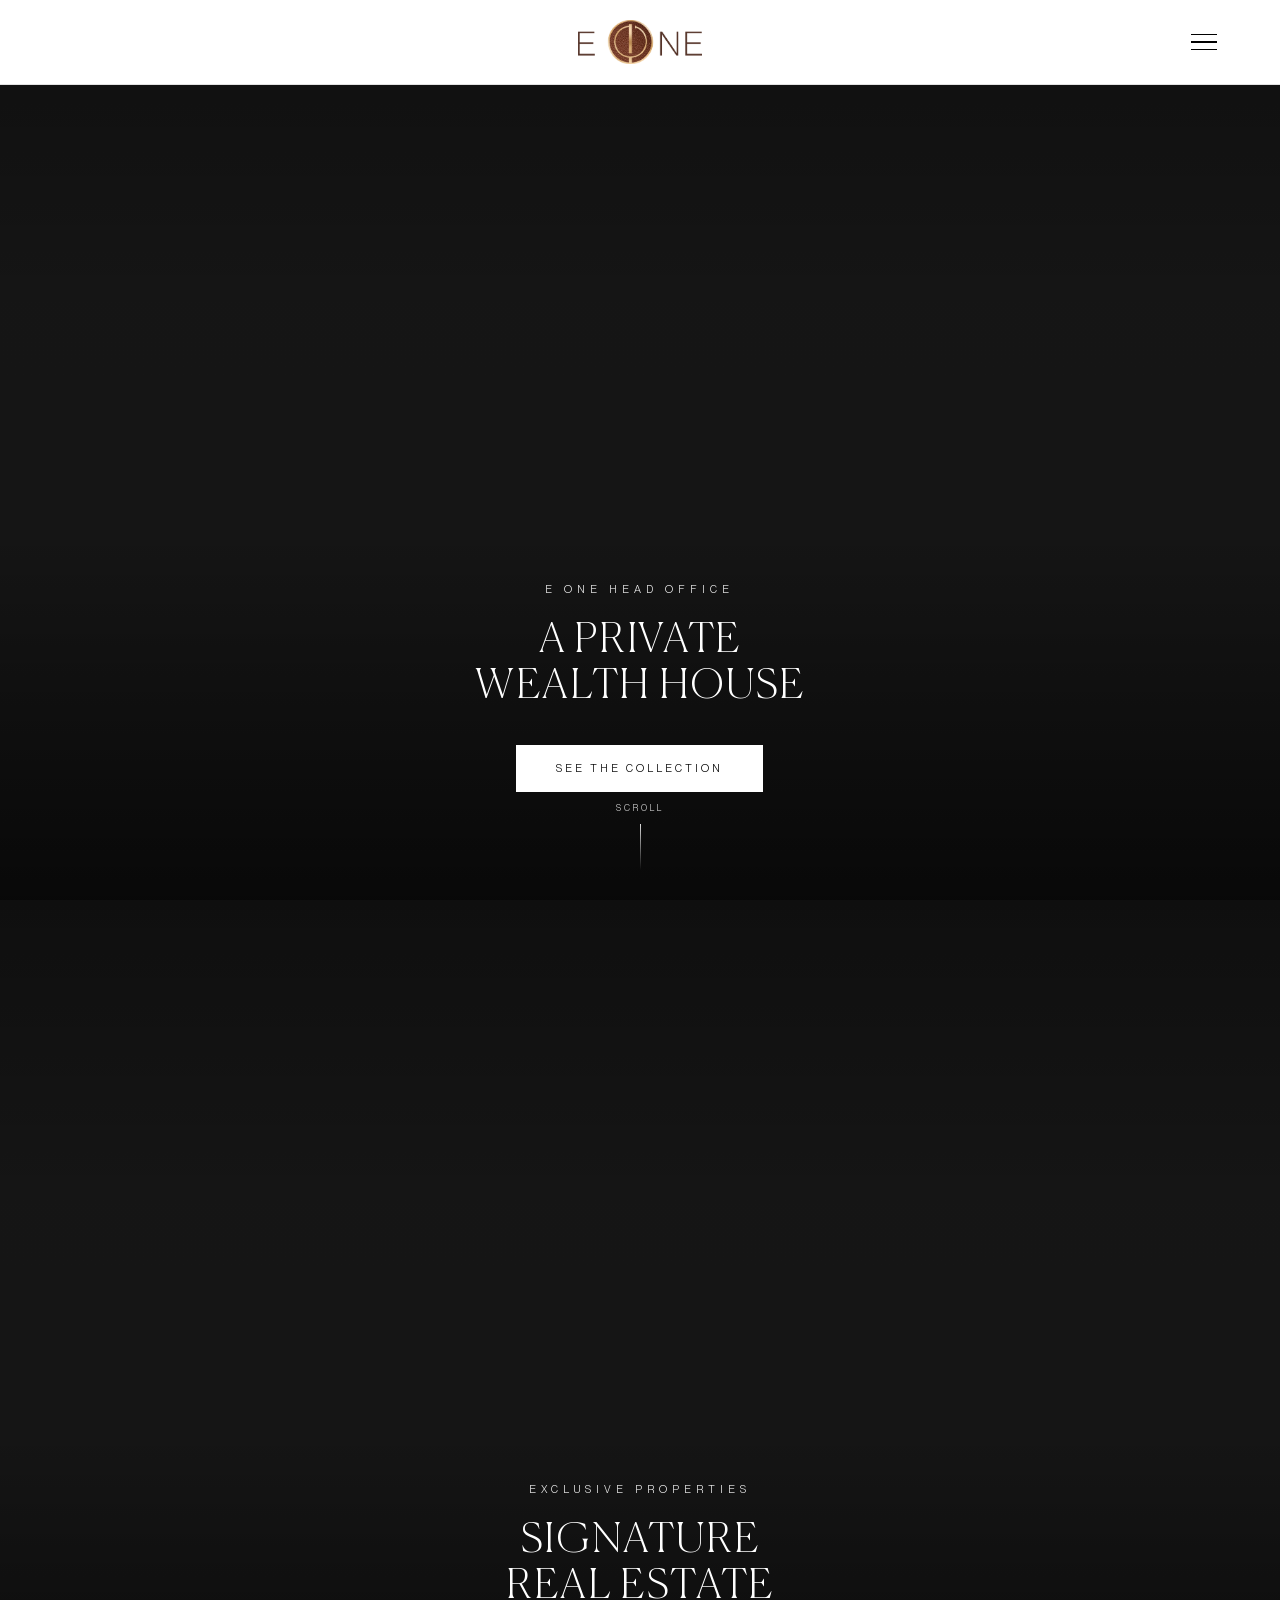
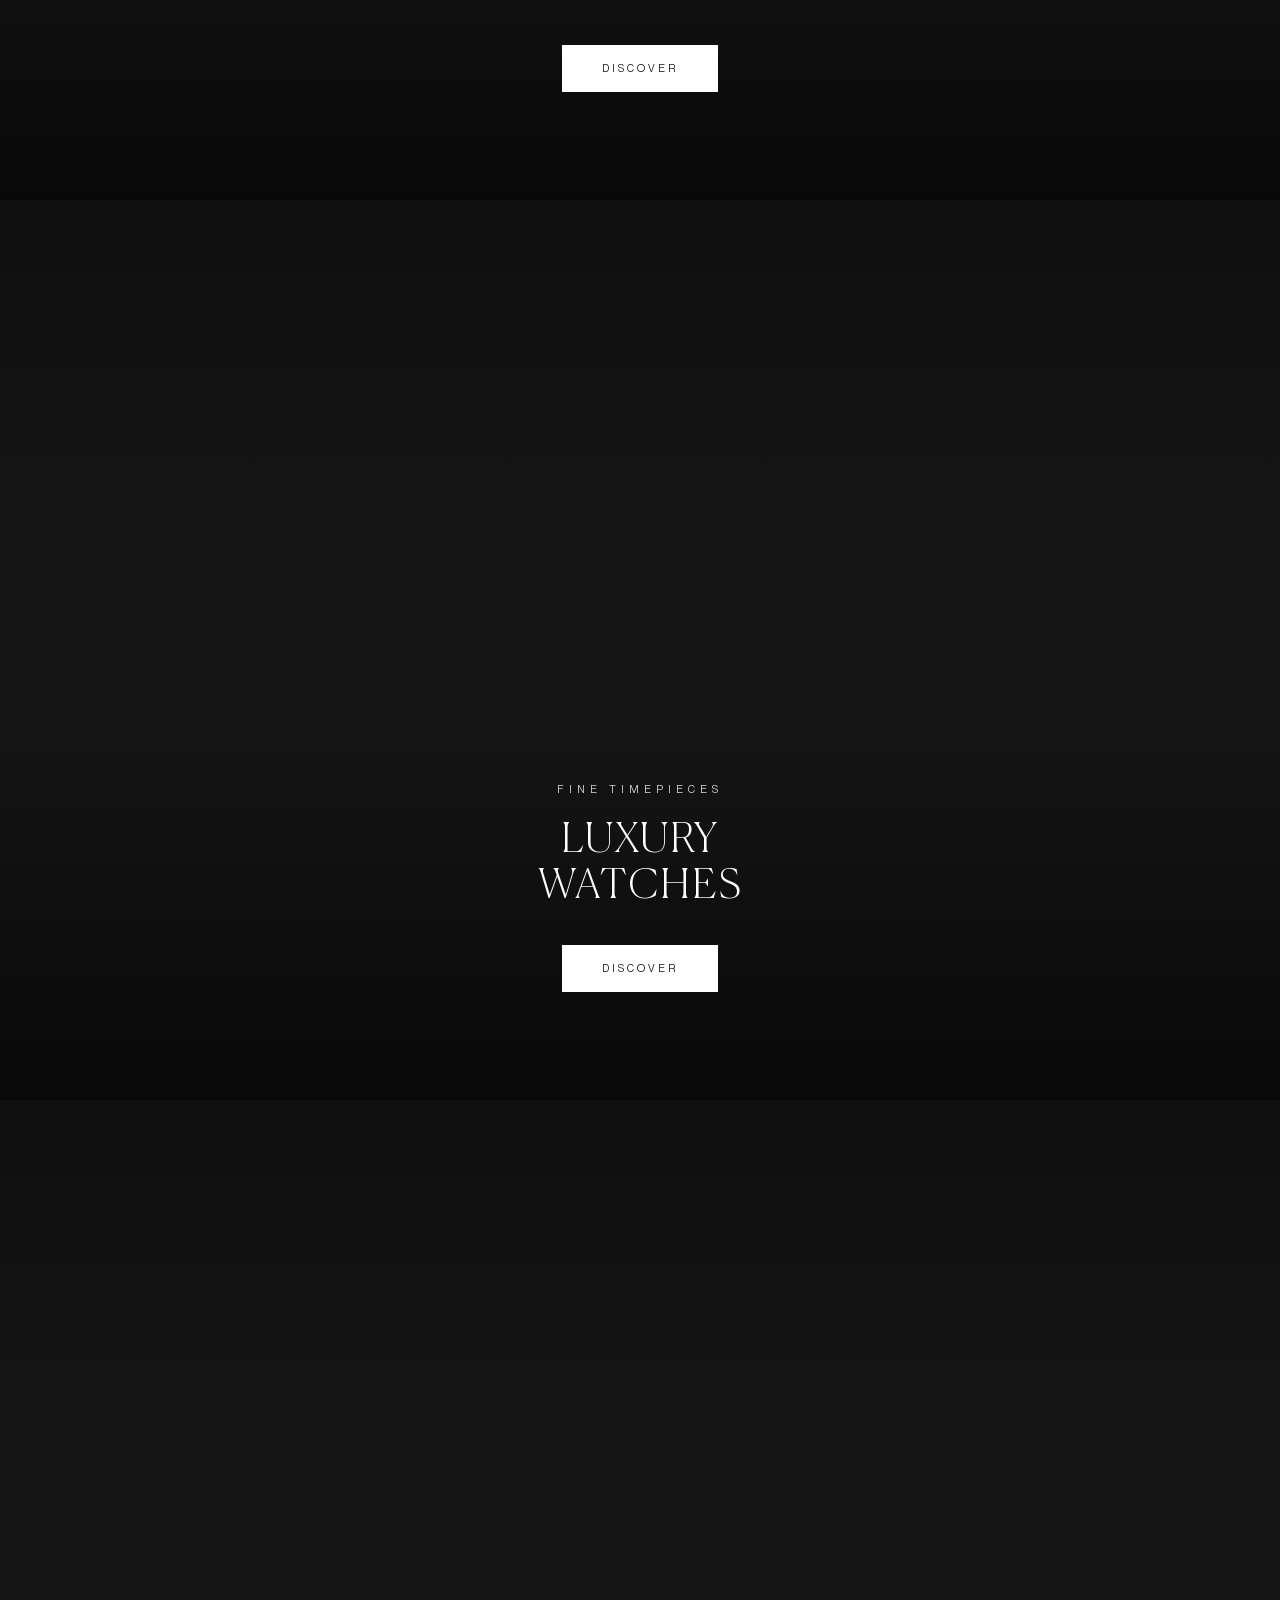
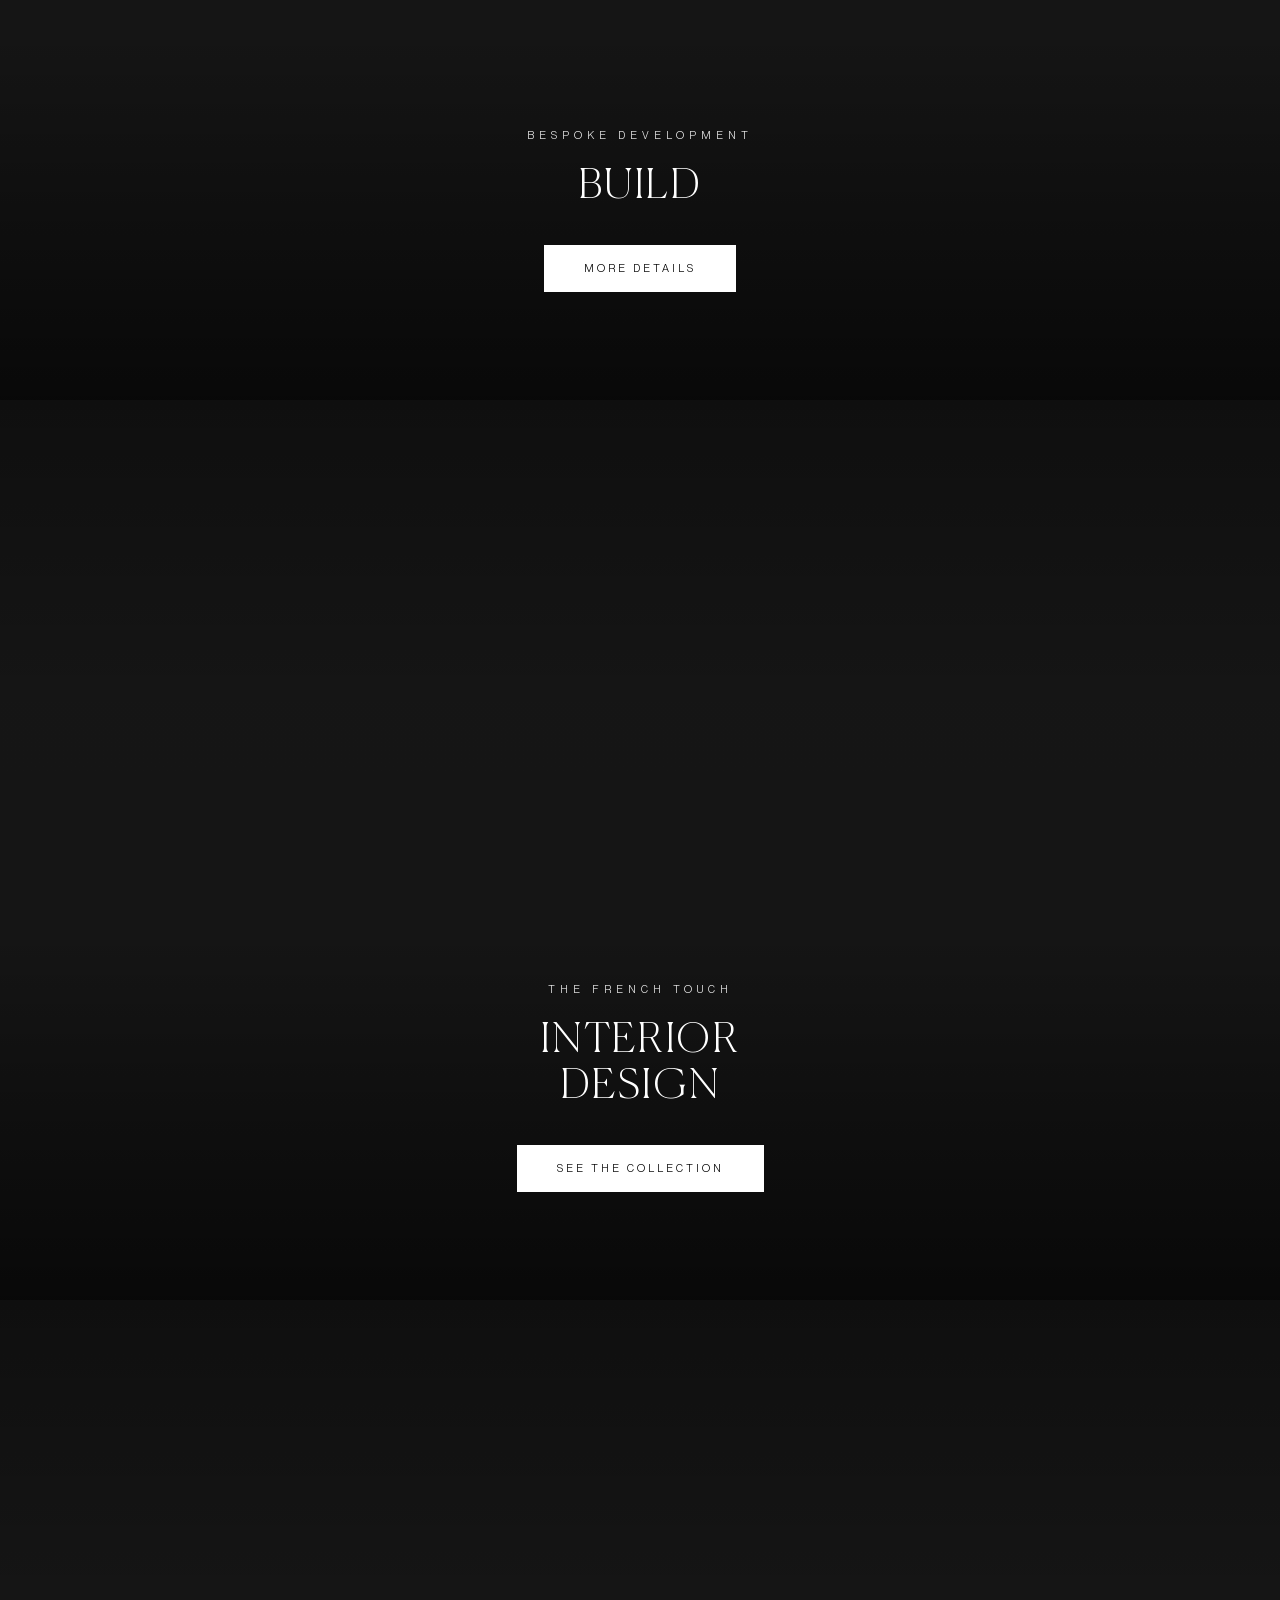
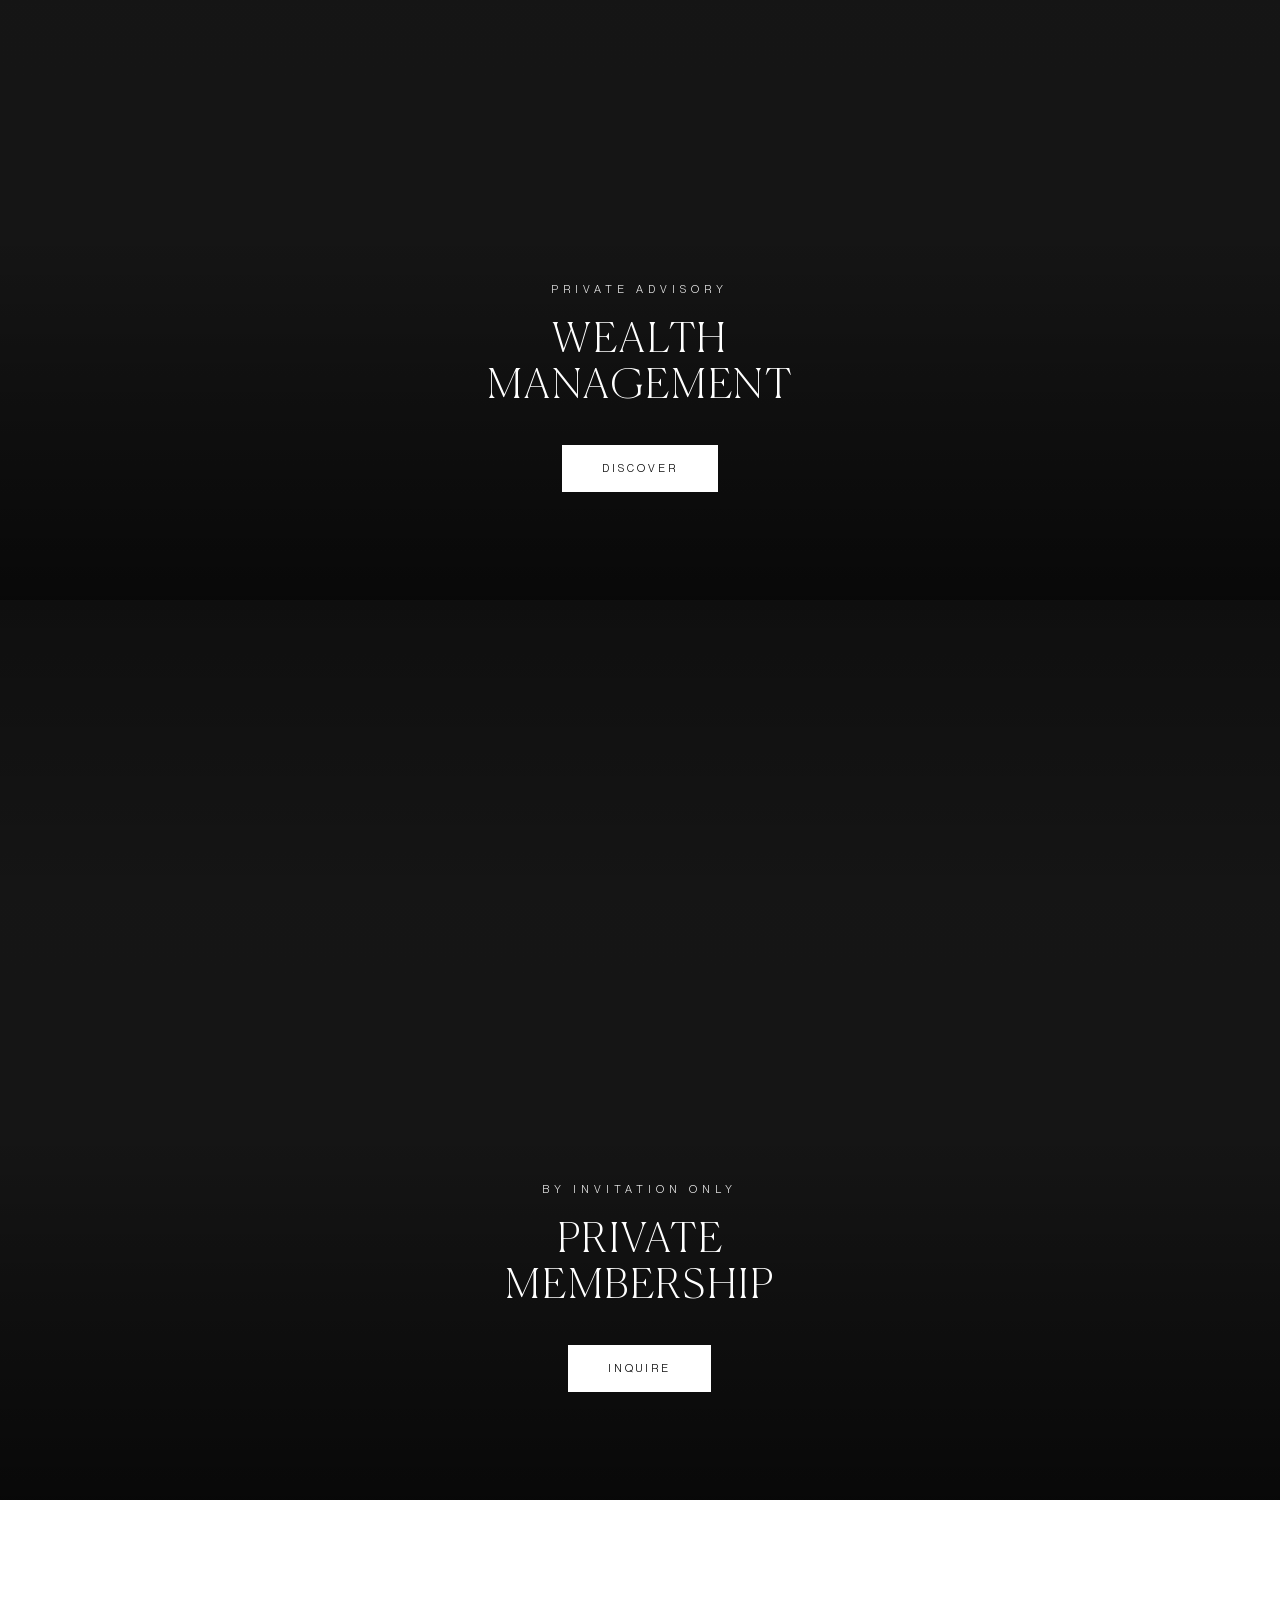
<file: index.html>
<!DOCTYPE html>
<html lang="en">
<head>
<meta charset="UTF-8">
<meta name="viewport" content="width=device-width, initial-scale=1.0">
<link rel="icon" type="image/png" href="eonelogo.png">
<link rel="apple-touch-icon" href="eonelogo.png">
<title>E ONE — The Currency of Trust · Dubai</title>
<meta name="description" content="E ONE is a private wealth house in Dubai — off-market real estate, fine watches, architectural design, construction and wealth management under one trusted relationship.">
<link rel="stylesheet" href="fonts/fonts.css">
<style>
/* ═══════════════════════════════════════════
   E ONE — Couture homepage revamp
   Full-screen photo collection → black footer reveal
   ═══════════════════════════════════════════ */
:root{
  --ink:#000; --paper:#fff; --line:#e2e2e2; --muted:#8a8a8a; --soft:#f6f6f6;
  --display:'canela','Playfair Display',serif;
  --sans:'neue-haas-grotesk-text','Jost',sans-serif;
  --nav:84px; --max:1500px; --pad:56px;
  --gold:#C5A059;
  --logo:url('EONE%20-%20NEUE.svg');
}
*,*::before,*::after{box-sizing:border-box;margin:0;padding:0}
html{scroll-behavior:smooth;scroll-snap-type:y proximity;scroll-padding-top:var(--nav)}
body{font-family:var(--sans);background:var(--paper);color:var(--ink);overflow-x:hidden;font-weight:300;letter-spacing:.02em;-webkit-font-smoothing:antialiased}
img{max-width:100%;display:block}
em{font-style:italic}
a{color:inherit}

/* ── NAV : always solid white (consistent with inner pages) ── */
.nav{position:fixed;top:0;left:0;right:0;z-index:1000;background:var(--paper);border-bottom:1px solid var(--line);overflow:hidden}
.nav-top{position:relative;z-index:2;padding:0 var(--pad);height:var(--nav);display:flex;align-items:center}

/* logo — absolutely placed so it glides from centre (narrow) to left (wide) */
.nav-logo{position:absolute;top:50%;left:var(--pad);transform:translateY(-50%);display:flex;align-items:center;text-decoration:none;line-height:0;z-index:3;transition:left .45s cubic-bezier(.22,1,.36,1),transform .45s cubic-bezier(.22,1,.36,1)}
.nav-logo .logo-mark{width:136px;height:44px;object-fit:contain;transition:opacity .3s}
.nav-logo:hover .logo-mark{opacity:.72}

/* menu — horizontal header on wide */
.nav-menu{flex:1 1 auto;display:flex;align-items:center;gap:22px;margin-left:76px}
.nav-links{list-style:none;display:flex;flex:1 1 auto;justify-content:center;align-items:center;flex-wrap:nowrap;gap:22px;margin:0}
.nhl{position:relative;text-decoration:none;font-size:12px;letter-spacing:1.6px;text-transform:uppercase;font-weight:400;color:var(--ink);padding:8px 0;white-space:nowrap;transition:opacity .3s}
.nhl::after{content:'';position:absolute;left:0;bottom:2px;width:0;height:1px;background:currentColor;transition:width .35s ease}
.nhl:hover::after,.nhl.active::after{width:100%}.nhl:hover{opacity:.6}
.nav-cta{flex:0 0 auto;text-decoration:none;font-size:11px;letter-spacing:2px;text-transform:uppercase;font-weight:400;background:var(--ink);color:#fff;padding:14px 26px;white-space:nowrap;transition:opacity .3s}
.nav-cta:hover{opacity:.82}

/* burger — narrow only */
.nav-burger{display:none;margin-left:auto;flex-direction:column;gap:6px;background:none;border:none;cursor:pointer;padding:6px;width:40px;align-items:center;z-index:3}
.nav-burger span{display:block;width:26px;height:1.5px;background:var(--ink);transition:transform .4s ease,opacity .3s}
.nav.open .nav-burger span:nth-child(1){transform:translateY(7.5px) rotate(45deg)}
.nav.open .nav-burger span:nth-child(2){opacity:0}
.nav.open .nav-burger span:nth-child(3){transform:translateY(-7.5px) rotate(-45deg)}

/* while resizing, freeze the menu panel so it can't flash across the breakpoint */
.nav-resizing .nav-menu,.nav-resizing .nav-menu *{transition:none!important}

/* ── PANELS : full-screen photo collection ── */
.collection{position:relative}
.panel{position:relative;height:100vh;min-height:600px;display:flex;align-items:flex-end;justify-content:center;text-align:center;color:#fff;background:#161616;overflow:hidden;scroll-snap-align:start}
.panel-bg{position:absolute;inset:0;background-size:cover;background-position:center;background-color:#161616;transform:scale(1.06);transition:transform 1.6s cubic-bezier(.22,1,.36,1)}
.panel.in .panel-bg{transform:scale(1)}
.panel-overlay{position:absolute;inset:0;background:linear-gradient(180deg,rgba(0,0,0,.32) 0%,rgba(0,0,0,.04) 34%,rgba(0,0,0,.06) 60%,rgba(0,0,0,.62) 100%)}
.panel-inner{position:relative;z-index:2;padding:0 24px 12vh;max-width:840px;opacity:0;transform:translateY(26px);transition:opacity 1.1s ease .15s,transform 1.1s cubic-bezier(.22,1,.36,1) .15s}
.panel.in .panel-inner{opacity:1;transform:none}
.panel-eyebrow{font-size:11px;letter-spacing:5px;text-transform:uppercase;font-weight:400;opacity:.92;margin-bottom:22px}
.panel-title{font-family:var(--display);font-weight:100;text-transform:uppercase;font-size:clamp(28px,3.2vw,54px);line-height:1.14;letter-spacing:.04em;margin-bottom:34px}
.panel-title em{font-style:normal;display:block}
.panel-cta{display:inline-block;text-decoration:none;background:#fff;color:var(--ink);font-size:11px;letter-spacing:3px;text-transform:uppercase;font-weight:400;padding:17px 40px;transition:background .35s,color .35s}
.panel-cta:hover{background:rgba(255,255,255,.0);color:#fff;box-shadow:inset 0 0 0 1px #fff}

/* scroll cue on first panel */
.scrollcue{position:absolute;left:50%;bottom:30px;z-index:3;transform:translateX(-50%);display:flex;flex-direction:column;align-items:center;gap:10px;color:#fff;opacity:.85}
.scrollcue span{font-size:9px;letter-spacing:3px;text-transform:uppercase}
.scrollcue i{display:block;width:1px;height:46px;background:linear-gradient(#fff,rgba(255,255,255,0));animation:cue 2.4s ease-in-out infinite}
@keyframes cue{0%,100%{transform:scaleY(.4);opacity:.3;transform-origin:top}50%{transform:scaleY(1);opacity:1;transform-origin:top}}

/* ── CONTACT / FIND band (white, Chanel-style) ── */

/* ── BLACK E ONE REVEAL FOOTER ── */
/* page layer covers the black footer; scrolling up uncovers it (Chanel-style) */
.page{position:relative;z-index:2;background:var(--paper)}
.reveal{background:var(--ink);color:var(--paper)}
body.reveal-on .reveal{position:fixed;left:0;right:0;bottom:0;z-index:1}
.reveal-mark{display:flex;flex-direction:column;align-items:center;gap:22px;padding:60px 24px 40px}
.reveal-logo{width:150px;height:45px;background:var(--logo) center/contain no-repeat;filter:invert(1);opacity:0;transform:scale(.78);transition:opacity 1s ease,transform 1.2s cubic-bezier(.22,1,.36,1)}
.reveal.in .reveal-logo{opacity:1;transform:none}
.reveal-word{position:relative;overflow:hidden;padding:2px 0}
.reveal-word .ink{display:block;font-family:var(--sans);font-weight:400;font-size:clamp(46px,8vw,104px);letter-spacing:.36em;text-indent:.36em;color:#fff;clip-path:inset(0 100% 0 0);transition:clip-path 1.25s cubic-bezier(.66,0,.2,1) .35s}
.reveal.in .reveal-word .ink{clip-path:inset(0 0 0 0)}
.reveal-tag{font-family:var(--sans);font-weight:300;font-size:clamp(10px,1.15vw,12px);letter-spacing:.42em;text-indent:.42em;text-transform:uppercase;color:var(--gold);opacity:0;transform:translateY(10px);transition:opacity 1.1s ease 1.45s,transform 1.2s cubic-bezier(.22,1,.36,1) 1.45s}
.reveal.in .reveal-tag{opacity:1;transform:none}
.reveal-word .sweep{position:absolute;top:0;bottom:0;left:0;width:2px;background:var(--gold);opacity:0;box-shadow:0 0 22px 3px rgba(197,160,89,.55)}
.reveal.in .reveal-word .sweep{animation:sweep 1.6s cubic-bezier(.66,0,.2,1) .35s forwards}
@keyframes sweep{0%{opacity:1;left:-1%}88%{opacity:1}100%{left:101%;opacity:0}}
.reveal-cols{max-width:var(--max);margin:0 auto;padding:0 var(--pad) 56px;display:grid;grid-template-columns:repeat(4,1fr);gap:48px}
.rc h5{font-size:12px;letter-spacing:2.5px;text-transform:uppercase;font-weight:500;margin-bottom:26px}
.rc a{display:block;text-decoration:none;font-size:14px;font-weight:300;color:rgba(255,255,255,.62);margin-bottom:16px;transition:color .3s}
.rc a:hover{color:#fff}
.reveal-bottom{max-width:var(--max);margin:0 auto;border-top:1px solid rgba(255,255,255,.14);padding:26px var(--pad);display:flex;justify-content:space-between;flex-wrap:wrap;gap:12px}
.reveal-bottom span{font-size:11px;letter-spacing:1px;color:rgba(255,255,255,.5)}

/* ── responsive ── */
/* nav: switch to burger before the header would wrap to two lines */
@media(max-width:1280px){
  .nav-logo{left:50%;transform:translate(-50%,-50%)}
  .nav-burger{display:flex}
  .nav-menu{position:fixed;inset:var(--nav) 0 0 0;margin-left:0;flex-direction:column;align-items:stretch;justify-content:flex-start;gap:0;background:var(--paper);padding:6px var(--pad) 34px;overflow-y:auto;opacity:0;transform:translateY(-8px);pointer-events:none;transition:opacity .4s ease,transform .45s cubic-bezier(.22,1,.36,1)}
  .nav.open .nav-menu{opacity:1;transform:none;pointer-events:auto}
  .nav-links{flex:0 1 auto;flex-direction:column;justify-content:flex-start;align-items:stretch;gap:0;width:100%}
  .nhl{display:block;color:var(--ink);padding:22px 2px;border-bottom:1px solid var(--line);font-size:17px;letter-spacing:2px}
  .nhl::after{display:none}
  .nav-cta{margin:28px 0 0;text-align:center;padding:18px;font-size:12px;border-color:var(--ink)}
}
@media(max-width:900px){
  :root{--pad:24px;--nav:84px}
  .reveal-cols{grid-template-columns:1fr 1fr;gap:40px 32px}
  .panel-inner{padding-bottom:16vh}
}
@media(max-width:560px){
  :root{--nav:84px}
  .reveal-cols{grid-template-columns:1fr}
  .reveal-bottom{flex-direction:column}
  .panel-title{font-size:clamp(26px,7vw,40px)}
}

/* a11y */
.panel-cta:focus-visible,.nhl:focus-visible,.nav-cta:focus-visible,.nav-burger:focus-visible,.rc a:focus-visible{outline:2px solid currentColor;outline-offset:3px}
@media(prefers-reduced-motion:reduce){
  *{animation:none!important}
  html{scroll-snap-type:none}
  .panel-bg,.panel-inner,.reveal-logo{transition:none;transform:none;opacity:1}
  .reveal-word .ink{clip-path:none!important}
  .reveal-word .sweep{display:none}
  .reveal-tag{opacity:1;transform:none;transition:none}
}
</style>
</head>
<body>

<nav class="nav" id="nav">
  <div class="nav-top">
    <a href="index.html" class="nav-logo"><img src="eonelogo-wordmark.png" alt="E ONE" class="logo-mark"></a>
    <div class="nav-menu" id="navMenu">
      <ul class="nav-links">
        <li><a href="properties.html" class="nhl">Properties</a></li>
        <li><a href="watches.html" class="nhl">Watches</a></li>
        <li><a href="properties.html" class="nhl">Off-Market</a></li>
        <li><a href="services.html" class="nhl">Services</a></li>
        <li><a href="about.html" class="nhl">About Us</a></li>
        <li><a href="about.html" class="nhl">Careers</a></li>
        <li><a href="contact.html" class="nhl">Contact</a></li>
        <li><a href="https://www.propertyfinder.ae/en/broker/eone-prime-properties-l-l-c-s-o-c-v2-179995" target="_blank" rel="noopener" class="nhl">Property Finder</a></li>
      </ul>
      <a href="book.html" class="nav-cta">Book a Private Visit</a>
    </div>
    <button class="nav-burger" id="burger" aria-label="Open menu" aria-expanded="false" aria-controls="navMenu"><span></span><span></span><span></span></button>
  </div>
</nav>

<!-- ════ PAGE LAYER (covers the black footer, scrolls up to reveal it) ════ -->
<div class="page" id="page">

<!-- ════ 10 FULL-SCREEN PHOTO PANELS ════ -->
<main class="collection" id="collection"><!-- panels injected by JS --></main>

</div><!-- /.page -->

<!-- ════ BLACK E ONE REVEAL FOOTER (fixed behind the page) ════ -->
<footer class="reveal" id="reveal">
  <div class="reveal-mark">
    <span class="reveal-logo" role="img" aria-label="E ONE emblem"></span>
    <span class="reveal-word"><span class="ink">E ONE</span><span class="sweep"></span></span>
    <span class="reveal-tag">The Currency of Trust</span>
  </div>
  <div class="reveal-cols">
    <div class="rc">
      <h5>Explore E ONE</h5>
      <a href="house.html">A Private Wealth House</a>
      <a href="properties.html">Exclusive Properties</a>
      <a href="watches.html">Luxury Watches</a>
      <a href="build.html">Build</a>
      <a href="interiors.html">Interior Design</a>
      <a href="wealth.html">Wealth Management</a>
    </div>
    <div class="rc">
      <h5>Private Services</h5>
      <a href="book.html">Book a Private Visit</a>
      <a href="contact.html">Private Consultation</a>
      <a href="properties.html">Off-Market Access</a>
      <a href="https://www.propertyfinder.ae/en/broker/eone-prime-properties-l-l-c-s-o-c-v2-179995" target="_blank" rel="noopener">Property Finder</a>
    </div>
    <div class="rc">
      <h5>The House of E ONE</h5>
      <a href="about.html">Our Story</a>
      <a href="about.html">Philosophy</a>
      <a href="contact.html">Discretion Policy</a>
      <a href="about.html">Careers</a>
    </div>
    <div class="rc">
      <h5>Connect</h5>
      <a href="tel:+971501773326">Call +971 50 177 3326</a>
      <a href="https://wa.me/971501773326?text=Hello%20E%20ONE%2C%20I%20would%20like%20to%20make%20an%20enquiry." target="_blank" rel="noopener">WhatsApp +971 50 177 3326</a>
      <a href="mailto:info@eoneproperties.com">Email info@eoneproperties.com</a>
      <a href="https://www.instagram.com/eonexclusive/" target="_blank" rel="noopener">Instagram @eonexclusive</a>
    </div>
  </div>
  <div class="reveal-bottom">
    <span>© 2026 E ONE Exclusive Properties &amp; E ONE Luxury Watches. All rights reserved.</span>
    <span>RERA Registered · DED Licensed · Business Bay, Dubai, UAE</span>
  </div>
</footer>

<script>
/* ════ PANEL DATA — swap these mockup photos for real E ONE shots ════
   Each panel: primary image + fallback (fallback guarantees something always shows).
   To use your own photos: replace `img` (and optionally `fallback`) with your URL. */
const PANELS = [
  { eyebrow:'E ONE Head Office', t1:'A Private', t2:'Wealth House', cta:'See the Collection', href:'house.html',
    img:'https://images.unsplash.com/photo-1760611656071-a8bef0578874?auto=format&fit=crop&w=2000&q=80',
    fallback:'https://images.unsplash.com/photo-1760611656071-a8bef0578874?auto=format&fit=crop&w=2000&q=80' },

  { eyebrow:'Exclusive Properties', t1:'Signature', t2:'Real Estate', cta:'Discover', href:'properties.html',
    img:'https://images.unsplash.com/photo-1512453979798-5ea266f8880c?auto=format&fit=crop&w=2000&q=80',
    fallback:'https://images.unsplash.com/photo-1512453979798-5ea266f8880c?auto=format&fit=crop&w=2000&q=80' },

  { eyebrow:'Fine Timepieces', t1:'Luxury', t2:'Watches', cta:'Discover', href:'watches.html',
    img:'https://images.unsplash.com/photo-1522312346375-d1a52e2b99b3?auto=format&fit=crop&w=2000&q=80',
    fallback:'https://images.unsplash.com/photo-1522312346375-d1a52e2b99b3?auto=format&fit=crop&w=2000&q=80' },

  { eyebrow:'Bespoke Development', t1:'', t2:'Build', cta:'More Details', href:'build.html',
    img:'https://images.unsplash.com/photo-1684497404598-6e844dff9cde?auto=format&fit=crop&w=2000&q=80',
    fallback:'https://images.unsplash.com/photo-1684497404598-6e844dff9cde?auto=format&fit=crop&w=2000&q=80' },

  { eyebrow:'The French Touch', t1:'Interior', t2:'Design', cta:'See the Collection', href:'interiors.html',
    img:'https://images.unsplash.com/photo-1621708213101-f58300b196d2?auto=format&fit=crop&w=2000&q=80',
    fallback:'https://images.unsplash.com/photo-1621708213101-f58300b196d2?auto=format&fit=crop&w=2000&q=80' },

  { eyebrow:'Private Advisory', t1:'Wealth', t2:'Management', cta:'Discover', href:'wealth.html',
    img:'https://images.unsplash.com/photo-1454165804606-c3d57bc86b40?auto=format&fit=crop&w=2000&q=80',
    fallback:'https://images.unsplash.com/photo-1454165804606-c3d57bc86b40?auto=format&fit=crop&w=2000&q=80' },

  { eyebrow:'By Invitation Only', t1:'Private', t2:'Membership', cta:'Inquire', href:'membership.html',
    img:'https://images.unsplash.com/photo-1749841730816-fabf3a4c2e06?auto=format&fit=crop&w=2000&q=80',
    fallback:'https://images.unsplash.com/photo-1749841730816-fabf3a4c2e06?auto=format&fit=crop&w=2000&q=80' },
];

const total = PANELS.length;
const root = document.getElementById('collection');

PANELS.forEach((p, i) => {
  const sec = document.createElement('section');
  sec.className = 'panel';
  sec.innerHTML = `
    <div class="panel-bg"></div>
    <div class="panel-overlay"></div>
    <div class="panel-inner">
      <p class="panel-eyebrow">${p.eyebrow}</p>
      <h2 class="panel-title">${p.t1}<em>${p.t2}</em></h2>
      <a class="panel-cta" href="${p.href}">${p.cta}</a>
    </div>
    ${i===0 ? '<div class="scrollcue"><span>Scroll</span><i></i></div>' : ''}
  `;
  // robust image loading: try primary, fall back if it fails
  const bg = sec.querySelector('.panel-bg');
  const probe = new Image();
  probe.onload  = () => { bg.style.backgroundImage = `url('${p.img}')`; };
  probe.onerror = () => { bg.style.backgroundImage = `url('${p.fallback}')`; };
  probe.src = p.img;
  root.appendChild(sec);
});

/* ── panel entrance animations ── */
const io = new IntersectionObserver((entries) => {
  entries.forEach(e => { if (e.isIntersecting) e.target.classList.add('in'); });
}, { threshold: 0.28 });
document.querySelectorAll('.panel').forEach(el => io.observe(el));
// first panel visible immediately
requestAnimationFrame(() => document.querySelector('.panel')?.classList.add('in'));

/* ── Chanel-style fixed footer reveal: page covers the black footer, scroll uncovers it ── */
const pageEl = document.getElementById('page');
const revealEl = document.getElementById('reveal');
let footerH = 0;
function setupReveal(){
  footerH = revealEl.offsetHeight;
  // only pin the footer when it fits in the viewport (otherwise fall back to a normal footer)
  if (footerH <= window.innerHeight - 4){
    document.body.classList.add('reveal-on');
    pageEl.style.marginBottom = footerH + 'px';
  } else {
    document.body.classList.remove('reveal-on');
    pageEl.style.marginBottom = '';
  }
}
function onRevealScroll(){
  if (document.body.classList.contains('reveal-on')){
    const remaining = document.documentElement.scrollHeight - (window.scrollY + window.innerHeight);
    if (remaining < footerH * 0.55) revealEl.classList.add('in');
  } else {
    if (revealEl.getBoundingClientRect().top < window.innerHeight * 0.85) revealEl.classList.add('in');
  }
}
window.addEventListener('load', setupReveal);
window.addEventListener('resize', setupReveal, {passive:true});
window.addEventListener('scroll', onRevealScroll, {passive:true});
setupReveal(); onRevealScroll();

/* ── nav reference (always solid white) ── */
const nav = document.getElementById('nav');

/* ── burger toggles the full header ── */
const burger = document.getElementById('burger');
function setMenu(open){
  nav.classList.toggle('open', open);
  burger.setAttribute('aria-expanded', open ? 'true' : 'false');
  burger.setAttribute('aria-label', open ? 'Close menu' : 'Open menu');
}
burger?.addEventListener('click', () => setMenu(!nav.classList.contains('open')));
document.querySelectorAll('.nav-menu a').forEach(a => a.addEventListener('click', () => setMenu(false)));
document.addEventListener('keydown', e => { if (e.key === 'Escape') setMenu(false); });
let navResizeTimer;
window.addEventListener('resize', () => {
  document.documentElement.classList.add('nav-resizing');
  if (window.innerWidth > 1280) setMenu(false);
  clearTimeout(navResizeTimer);
  navResizeTimer = setTimeout(() => document.documentElement.classList.remove('nav-resizing'), 220);
}, {passive:true});
</script>
</body>
</html>
</file>
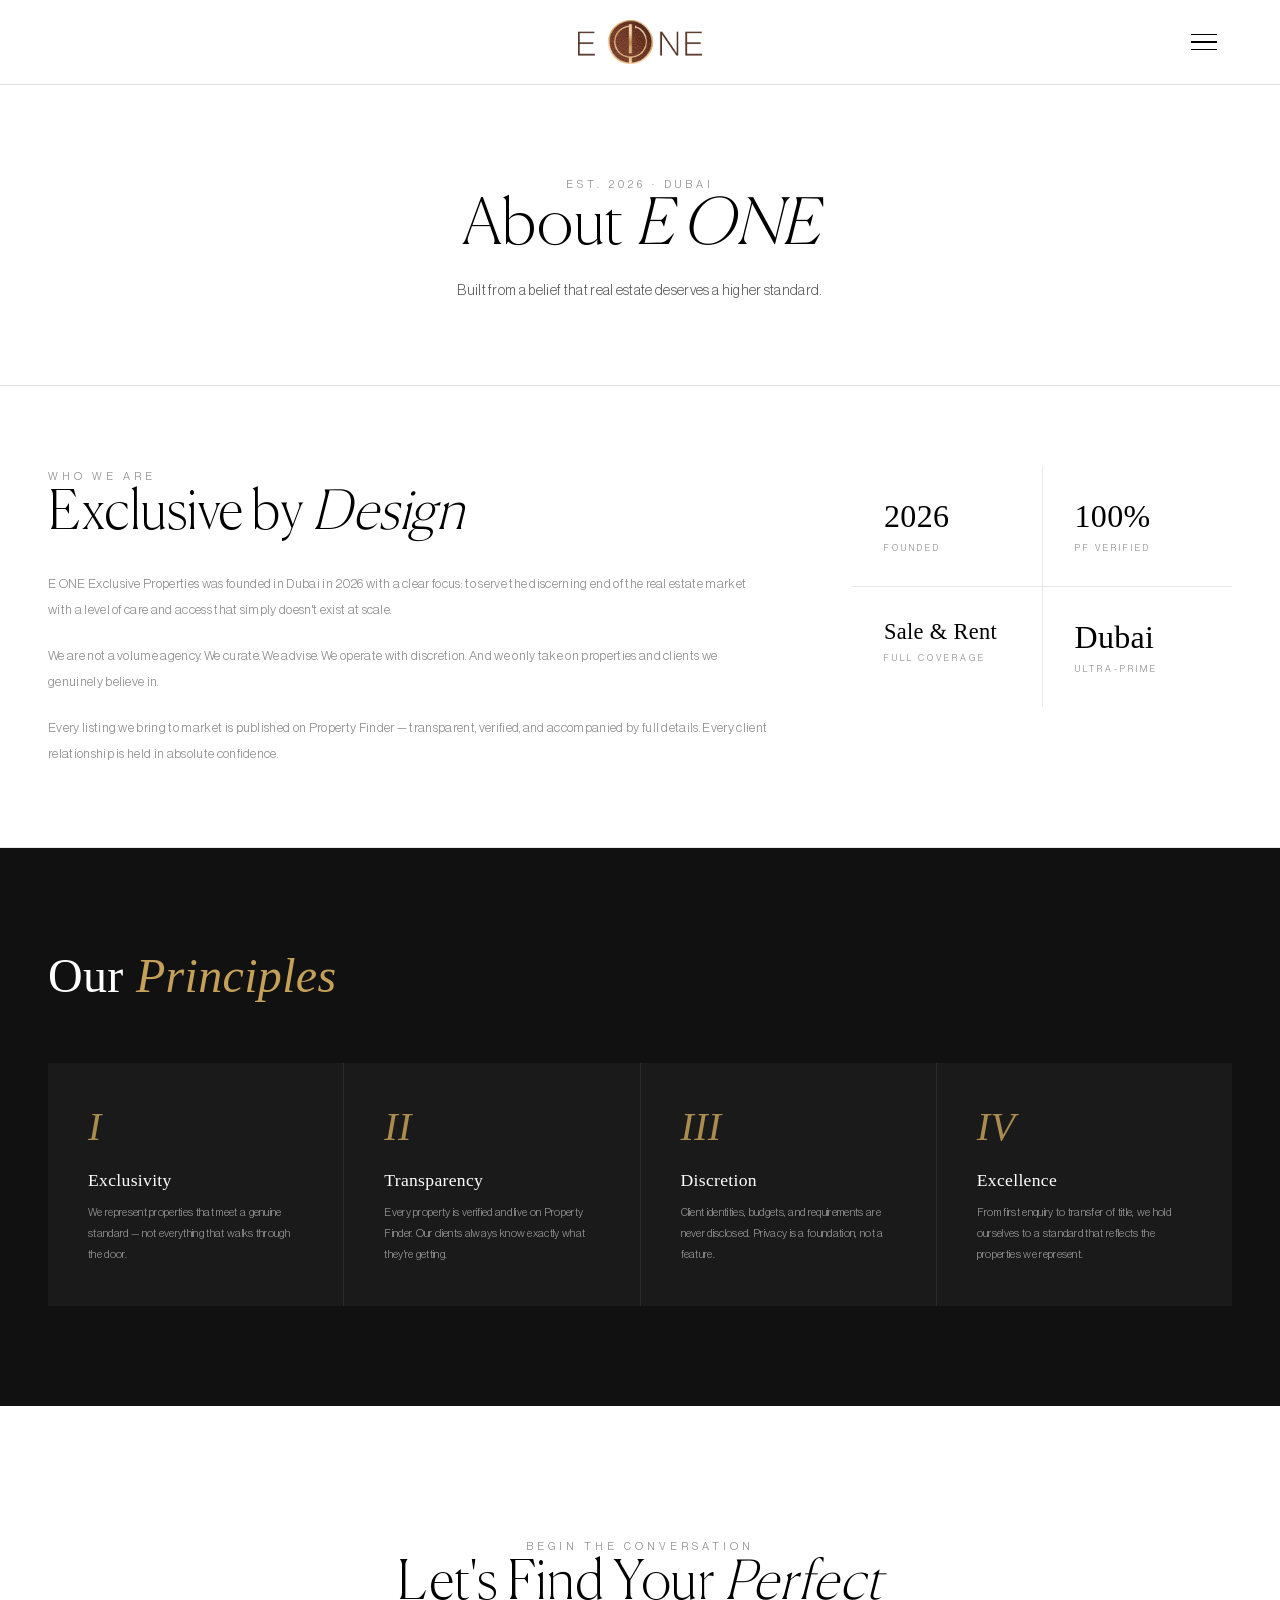
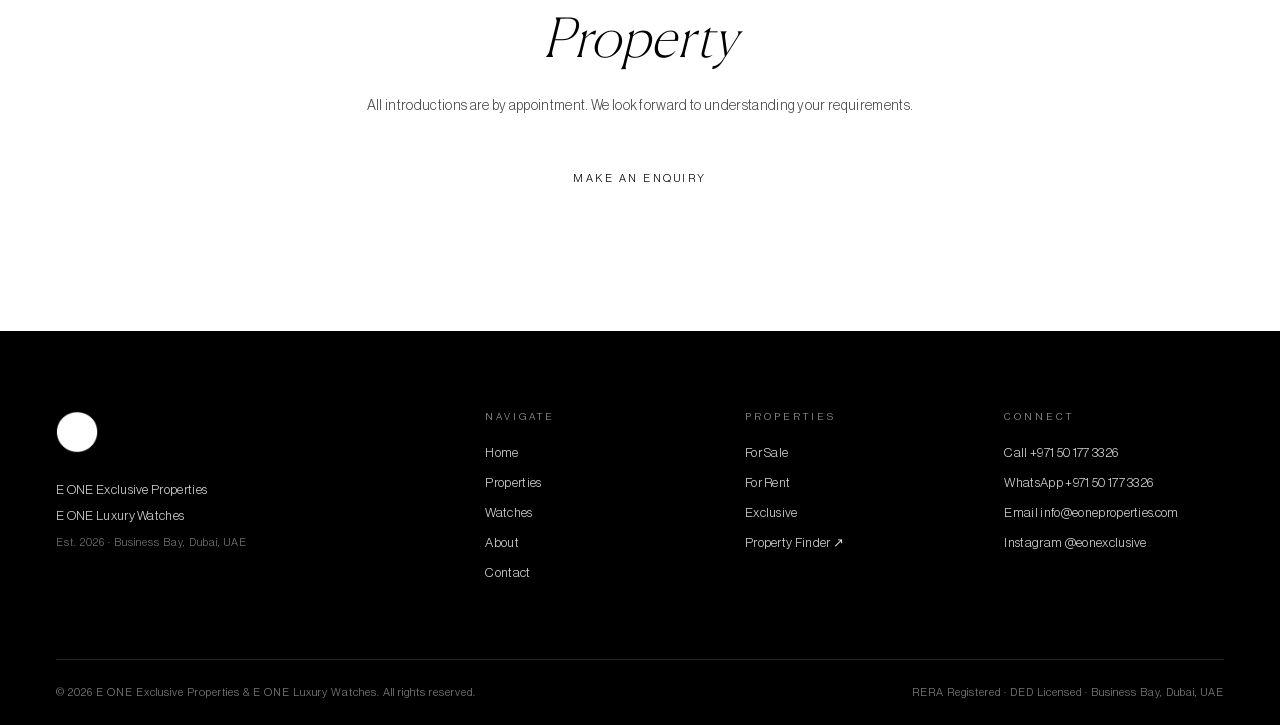
<file: about.html>
<!DOCTYPE html>
<html lang="en">
<head>
<meta charset="UTF-8">
<meta name="viewport" content="width=device-width, initial-scale=1.0">
<link rel="icon" type="image/png" href="eonelogo.png">
<link rel="apple-touch-icon" href="eonelogo.png">
<title>About — E ONE · Dubai</title>
<link rel="stylesheet" href="fonts/fonts.css">
<link rel="stylesheet" href="eone.css">
<style>
.ab-intro-grid {
  max-width: 1320px; margin: 0 auto; padding: 0 48px;
  display: grid; grid-template-columns: 1fr 380px; gap: 80px; align-items: start;
}
.ab-stats-grid { display: grid; grid-template-columns: 1fr 1fr; gap: 1px; background: #e8e8e8; }
.ab-stat { background: #fff; padding: 32px; }
.ab-stat-val { font-family: 'Playfair Display', serif; font-size: 2rem; color: #000; margin-bottom: 8px; }
.ab-stat-key { font-size: 9px; letter-spacing: 3px; text-transform: uppercase; color: #888; }
.ab-principles-section { padding: 100px 0; background: #111; }
.ab-principles-inner { max-width: 1320px; margin: 0 auto; padding: 0 48px; }
.ab-principles-title { font-family: 'Playfair Display', serif; font-size: clamp(2rem,4vw,3rem); font-weight: 400; color: #fff; margin-bottom: 60px; }
.ab-principles-title em { font-style: italic; color: #C5A059; }
.ab-principles-grid { display: grid; grid-template-columns: repeat(4,1fr); gap: 1px; background: #2a2a2a; }
.ab-principle { background: #1a1a1a; padding: 40px; }
.ab-principle-num { font-family: 'Playfair Display', serif; font-size: 2.5rem; color: #C5A059; opacity: .85; margin-bottom: 20px; font-style: italic; }
.ab-principle h3 { font-family: 'Playfair Display', serif; font-size: 1.1rem; color: #fff; font-weight: 400; margin-bottom: 12px; }
.ab-principle p { font-size: 11px; line-height: 1.9; color: #9a9a9a; }

@media(max-width:900px) {
  .ab-intro-grid { grid-template-columns: 1fr; gap: 48px; }
  .ab-principles-grid { grid-template-columns: repeat(2,1fr); }
}
@media(max-width:768px) {
  .ab-intro-grid { padding: 0 20px; }
  .ab-principles-inner { padding: 0 20px; }
  .ab-principles-section { padding: 60px 0; }
}
@media(max-width:480px) {
  .ab-intro-grid { padding: 0 16px; }
  .ab-principles-inner { padding: 0 16px; }
  .ab-principles-grid { grid-template-columns: 1fr; }
  .ab-principle { padding: 28px 20px; }
  .ab-stat { padding: 20px; }
  .ab-stat-val { font-size: 1.5rem; }
}
</style>
</head>
<body>
<nav class="nav" id="nav">
  <div class="nav-top">
    <a href="index.html" class="nav-logo"><img src="eonelogo-wordmark.png" alt="E ONE" class="logo-mark"></a>
    <div class="nav-menu" id="navMenu">
      <ul class="nav-links">
        <li><a href="properties.html" class="nhl">Properties</a></li>
        <li><a href="watches.html" class="nhl">Watches</a></li>
        <li><a href="properties.html" class="nhl">Off-Market</a></li>
        <li><a href="services.html" class="nhl">Services</a></li>
        <li><a href="about.html" class="nhl active">About Us</a></li>
        <li><a href="about.html" class="nhl">Careers</a></li>
        <li><a href="contact.html" class="nhl">Contact</a></li>
        <li><a href="https://www.propertyfinder.ae/en/broker/eone-prime-properties-l-l-c-s-o-c-v2-179995" target="_blank" rel="noopener" class="nhl">Property Finder</a></li>
      </ul>
      <a href="book.html" class="nav-cta">Book a Private Visit</a>
    </div>
    <button class="nav-burger" id="burger" aria-label="Open menu" aria-expanded="false" aria-controls="navMenu"><span></span><span></span><span></span></button>
  </div>
</nav>

<section class="page-hero">
  <div class="page-hero-inner">
    <span class="eyebrow">Est. 2026 · Dubai</span>
    <h1 class="page-h1">About <em>E ONE</em></h1>
    <p>Built from a belief that real estate deserves a higher standard.</p>
  </div>
</section>

<section style="padding:80px 0;border-bottom:1px solid #e8e8e8;">
  <div class="ab-intro-grid">
    <div>
      <span class="eyebrow">Who We Are</span>
      <h2 class="sh" style="margin-bottom:28px;">Exclusive by <em>Design</em></h2>
      <p style="font-size:13px;line-height:2;color:#888;margin-bottom:20px;">E ONE Exclusive Properties was founded in Dubai in 2026 with a clear focus: to serve the discerning end of the real estate market with a level of care and access that simply doesn't exist at scale.</p>
      <p style="font-size:13px;line-height:2;color:#888;margin-bottom:20px;">We are not a volume agency. We curate. We advise. We operate with discretion. And we only take on properties and clients we genuinely believe in.</p>
      <p style="font-size:13px;line-height:2;color:#888;">Every listing we bring to market is published on Property Finder — transparent, verified, and accompanied by full details. Every client relationship is held in absolute confidence.</p>
    </div>
    <div class="ab-stats-grid">
      <div class="ab-stat"><div class="ab-stat-val">2026</div><div class="ab-stat-key">Founded</div></div>
      <div class="ab-stat"><div class="ab-stat-val">100%</div><div class="ab-stat-key">PF Verified</div></div>
      <div class="ab-stat"><div class="ab-stat-val" style="font-size:1.4rem;">Sale & Rent</div><div class="ab-stat-key">Full Coverage</div></div>
      <div class="ab-stat"><div class="ab-stat-val">Dubai</div><div class="ab-stat-key">Ultra-Prime</div></div>
    </div>
  </div>
</section>

<section class="ab-principles-section">
  <div class="ab-principles-inner">
    <h2 class="ab-principles-title">Our <em>Principles</em></h2>
    <div class="ab-principles-grid">
      <div class="ab-principle"><div class="ab-principle-num">I</div><h3>Exclusivity</h3><p>We represent properties that meet a genuine standard — not everything that walks through the door.</p></div>
      <div class="ab-principle"><div class="ab-principle-num">II</div><h3>Transparency</h3><p>Every property is verified and live on Property Finder. Our clients always know exactly what they're getting.</p></div>
      <div class="ab-principle"><div class="ab-principle-num">III</div><h3>Discretion</h3><p>Client identities, budgets, and requirements are never disclosed. Privacy is a foundation, not a feature.</p></div>
      <div class="ab-principle"><div class="ab-principle-num">IV</div><h3>Excellence</h3><p>From first enquiry to transfer of title, we hold ourselves to a standard that reflects the properties we represent.</p></div>
    </div>
  </div>
</section>

<section class="cta">
  <div class="cta-inner">
    <span class="eyebrow">Begin the Conversation</span>
    <h2 class="sh">Let's Find Your <em>Perfect Property</em></h2>
    <p>All introductions are by appointment. We look forward to understanding your requirements.</p>
    <a href="contact.html" class="btn-dark">Make an Enquiry</a>
  </div>
</section>

<footer class="footer">
  <div class="footer-inner">
    <div class="footer-brand">
      <img src="eonelogo.png" alt="E ONE" class="footer-logo">
      <p>E ONE Exclusive Properties<br>E ONE Luxury Watches<br><span>Est. 2026 · Business Bay, Dubai, UAE</span></p>
    </div>
    <div class="footer-cols">
      <div class="fc"><h4>Navigate</h4><a href="index.html">Home</a><a href="services.html">Properties</a><a href="watches.html">Watches</a><a href="about.html">About</a><a href="contact.html">Contact</a></div>
      <div class="fc"><h4>Properties</h4><a href="services.html">For Sale</a><a href="services.html">For Rent</a><a href="services.html">Exclusive</a><a href="https://www.propertyfinder.ae/en/broker/eone-prime-properties-l-l-c-s-o-c-v2-179995" target="_blank">Property Finder ↗</a></div>
      <div class="fc"><h4>Connect</h4><a href="tel:+971501773326">Call +971 50 177 3326</a><a href="https://wa.me/971501773326?text=Hello%20E%20ONE%2C%20I%20would%20like%20to%20make%20an%20enquiry." target="_blank" rel="noopener">WhatsApp +971 50 177 3326</a><a href="mailto:info@eoneproperties.com">Email info@eoneproperties.com</a><a href="https://www.instagram.com/eonexclusive/" target="_blank" rel="noopener">Instagram @eonexclusive</a></div>
    </div>
  </div>
  <div class="footer-bottom">
    <span>© 2026 E ONE Exclusive Properties & E ONE Luxury Watches. All rights reserved.</span>
    <span>RERA Registered · DED Licensed · Business Bay, Dubai, UAE</span>
  </div>
</footer>
<script src="eone.js"></script>
</body>
</html>
</file>
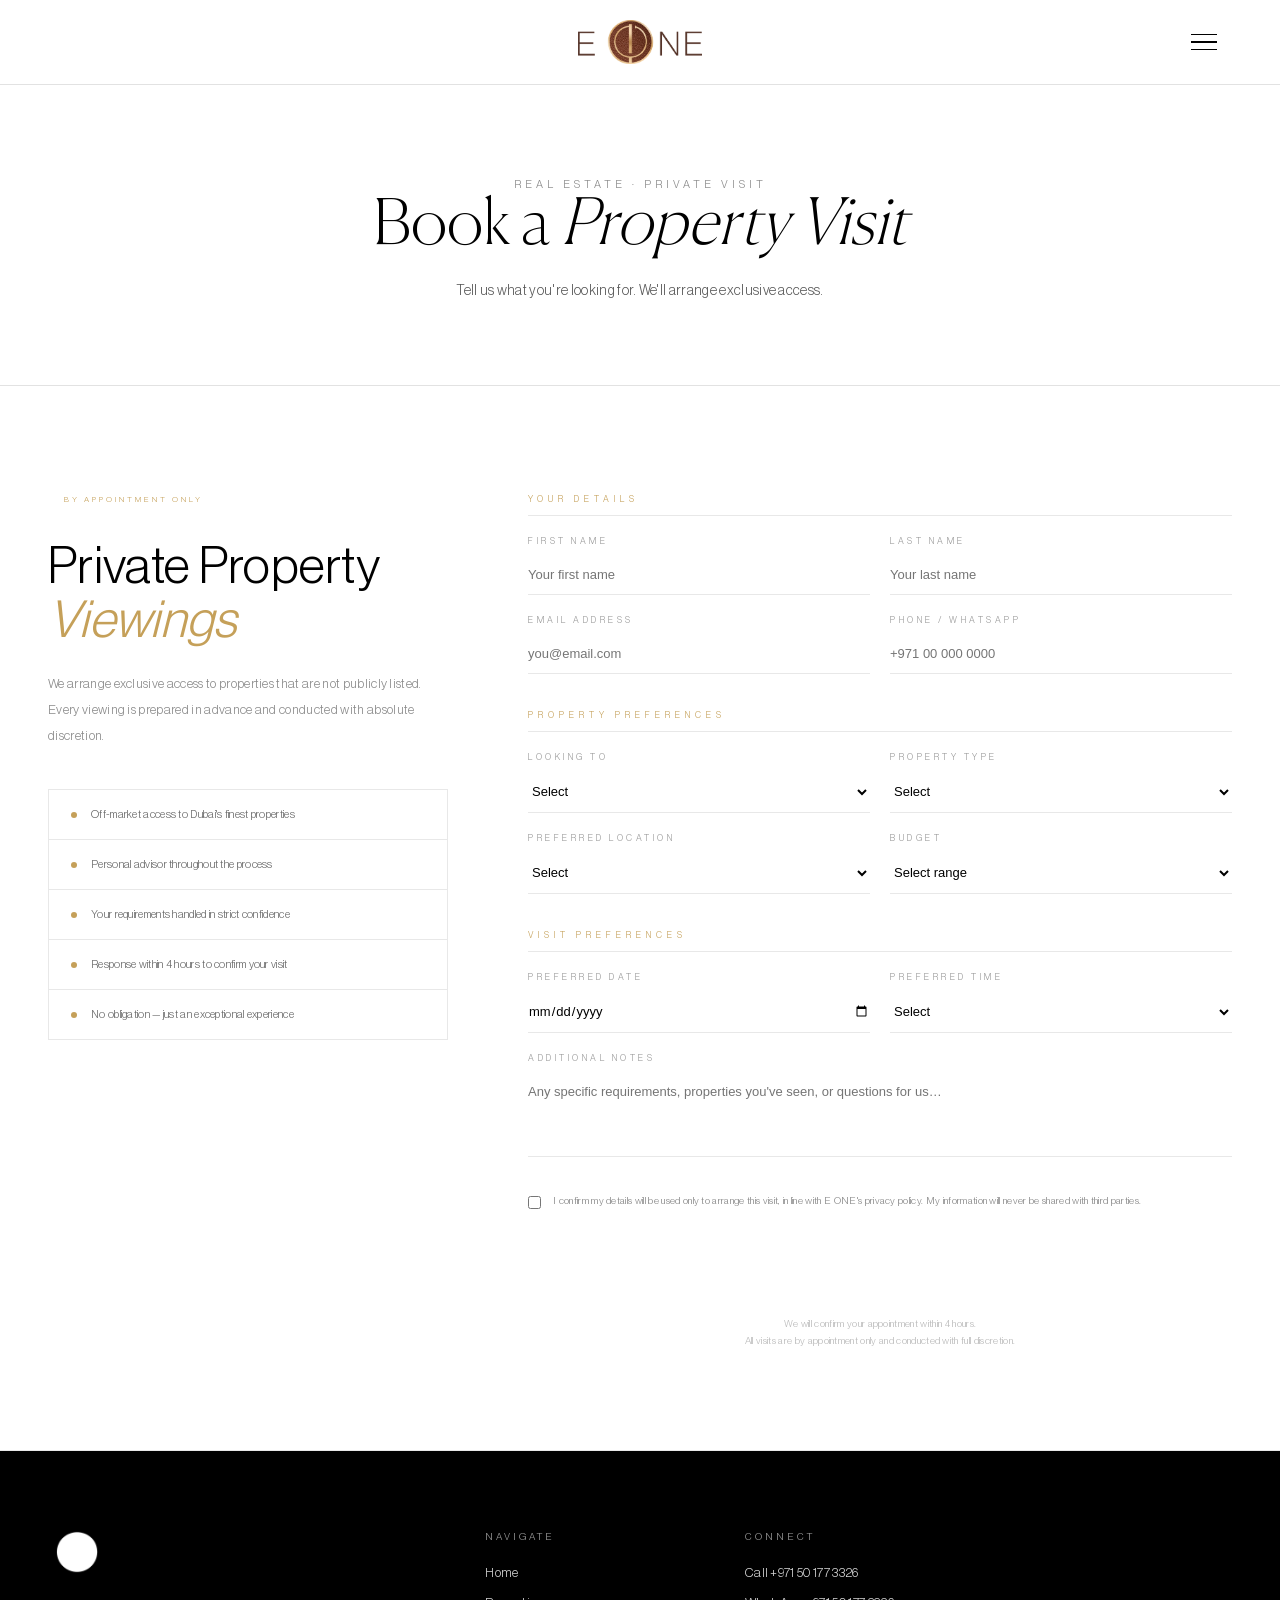
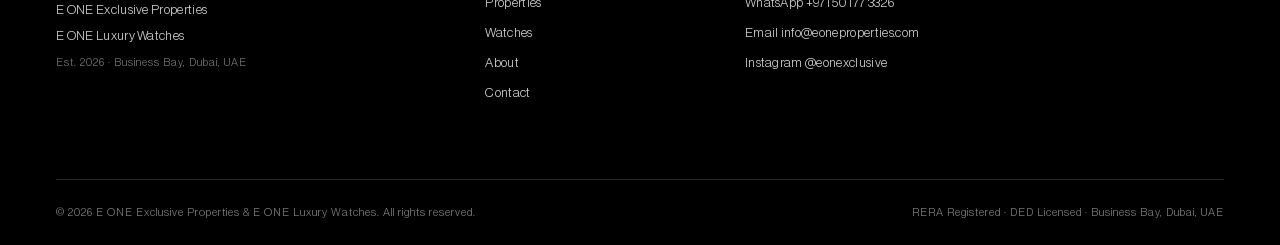
<file: book-realestate.html>
<!DOCTYPE html>
<html lang="en">
<head>
<meta charset="UTF-8">
<meta name="viewport" content="width=device-width, initial-scale=1.0">
<link rel="icon" type="image/png" href="eonelogo.png">
<link rel="apple-touch-icon" href="eonelogo.png">
<title>Book a Property Visit — E ONE · Dubai</title>
<link rel="stylesheet" href="fonts/fonts.css">
<link rel="stylesheet" href="eone.css">
<style>
.booking-layout {
  max-width: 1320px; margin: 0 auto;
  padding: 100px 48px;
  display: grid;
  grid-template-columns: 400px 1fr;
  gap: 80px;
  border-bottom: 1px solid #e8e8e8;
}
.booking-aside {
  position: sticky; top: calc(var(--nav) + 40px);
  align-self: start;
}
.booking-badge {
  display: inline-block;
  font-size: 8px; letter-spacing: 3px;
  text-transform: uppercase;
  background: var(--dark); color: var(--gold);
  padding: 8px 16px; margin-bottom: 28px;
}
.booking-aside h1 {
  font-family: var(--serif);
  font-size: clamp(2.2rem, 4vw, 3.4rem);
  font-weight: 400; line-height: 1.05;
  margin-bottom: 24px;
}
.booking-aside h1 em { font-style: italic; color: var(--gold); }
.booking-aside p { font-size: 13px; line-height: 2; color: #888; margin-bottom: 40px; }
.booking-promise {
  display: flex; flex-direction: column; gap: 0;
  border: 1px solid #e8e8e8;
}
.bp-item {
  padding: 18px 22px;
  border-bottom: 1px solid #e8e8e8;
  display: flex; align-items: center; gap: 14px;
}
.bp-item:last-child { border-bottom: none; }
.bp-dot {
  width: 6px; height: 6px; border-radius: 50%;
  background: var(--gold); flex-shrink: 0;
}
.bp-item span { font-size: 11px; color: #666; letter-spacing: .3px; }

.booking-form { display: flex; flex-direction: column; gap: 28px; padding-top: 8px; }
.bf-section { margin-bottom: 8px; }
.bf-section-title {
  font-size: 9px; letter-spacing: 5px;
  text-transform: uppercase; color: var(--gold);
  margin-bottom: 20px; display: block;
  padding-bottom: 10px;
  border-bottom: 1px solid #e8e8e8;
}
.bf-row { display: grid; grid-template-columns: 1fr 1fr; gap: 20px; }
.bf-group { display: flex; flex-direction: column; gap: 8px; }
.bf-group label {
  font-size: 9px; letter-spacing: 3.5px;
  text-transform: uppercase; color: #999; font-weight: 400;
}
.bf-group input,
.bf-group select,
.bf-group textarea {
  border: none;
  border-bottom: 1px solid #e8e8e8;
  padding: 12px 0;
  font-size: 13px; font-family: 'Jost', sans-serif;
  color: var(--dark); background: transparent;
  outline: none; width: 100%;
  transition: border-color .3s;
}
.bf-group input:focus,
.bf-group select:focus,
.bf-group textarea:focus { border-bottom-color: var(--gold); }
.bf-group textarea { resize: none; }

.bf-submit {
  background: var(--dark); color: #fff;
  border: none; padding: 20px;
  font-size: 9px; letter-spacing: 5px;
  text-transform: uppercase; cursor: pointer;
  transition: all .4s; font-family: 'Jost', sans-serif;
  width: 100%;
}
.bf-submit:hover { background: var(--gold); color: #111; letter-spacing: 6px; }
.bf-note {
  font-size: 10px; color: #bbb;
  text-align: center; line-height: 1.7;
}

.success-box {
  display: none;
  text-align: center;
  padding: 100px 40px;
  border: 1px solid #e8e8e8;
}
.success-box .si { font-size: 3rem; color: var(--gold); margin-bottom: 24px; }
.success-box h3 {
  font-family: var(--serif); font-size: 2.2rem;
  font-weight: 400; margin-bottom: 16px;
}
.success-box p { font-size: 13px; color: #888; line-height: 1.9; max-width: 400px; margin: 0 auto 32px; }

@media(max-width: 1024px) { .booking-layout { grid-template-columns: 1fr; gap: 60px; } .booking-aside { position: static; } }
@media(max-width: 768px) { .booking-layout { padding: 60px 24px; } .bf-row { grid-template-columns: 1fr; } }
</style>
</head>
<body>
<nav class="nav" id="nav">
  <div class="nav-top">
    <a href="index.html" class="nav-logo"><img src="eonelogo-wordmark.png" alt="E ONE" class="logo-mark"></a>
    <div class="nav-menu" id="navMenu">
      <ul class="nav-links">
        <li><a href="properties.html" class="nhl">Properties</a></li>
        <li><a href="watches.html" class="nhl">Watches</a></li>
        <li><a href="properties.html" class="nhl">Off-Market</a></li>
        <li><a href="services.html" class="nhl">Services</a></li>
        <li><a href="about.html" class="nhl">About Us</a></li>
        <li><a href="about.html" class="nhl">Careers</a></li>
        <li><a href="contact.html" class="nhl">Contact</a></li>
        <li><a href="https://www.propertyfinder.ae/en/broker/eone-prime-properties-l-l-c-s-o-c-v2-179995" target="_blank" rel="noopener" class="nhl">Property Finder</a></li>
      </ul>
      <a href="book.html" class="nav-cta">Book a Private Visit</a>
    </div>
    <button class="nav-burger" id="burger" aria-label="Open menu" aria-expanded="false" aria-controls="navMenu"><span></span><span></span><span></span></button>
  </div>
</nav>

<section class="page-hero">
  <div class="page-hero-inner">
    <span class="eyebrow">Real Estate · Private Visit</span>
    <h1 class="page-h1">Book a <em>Property Visit</em></h1>
    <p>Tell us what you're looking for. We'll arrange exclusive access.</p>
  </div>
</section>

<div class="booking-layout">
  <!-- ASIDE -->
  <div class="booking-aside">
    <span class="booking-badge">By Appointment Only</span>
    <h1>Private Property<br><em>Viewings</em></h1>
    <p>We arrange exclusive access to properties that are not publicly listed. Every viewing is prepared in advance and conducted with absolute discretion.</p>
    <div class="booking-promise">
      <div class="bp-item"><div class="bp-dot"></div><span>Off-market access to Dubai's finest properties</span></div>
      <div class="bp-item"><div class="bp-dot"></div><span>Personal advisor throughout the process</span></div>
      <div class="bp-item"><div class="bp-dot"></div><span>Your requirements handled in strict confidence</span></div>
      <div class="bp-item"><div class="bp-dot"></div><span>Response within 4 hours to confirm your visit</span></div>
      <div class="bp-item"><div class="bp-dot"></div><span>No obligation — just an exceptional experience</span></div>
    </div>
  </div>

  <!-- FORM -->
  <div>
    <form class="booking-form" id="bookForm">

      <div class="bf-section">
        <span class="bf-section-title">Your Details</span>
        <div class="bf-row">
          <div class="bf-group"><label>First Name</label><input type="text" placeholder="Your first name" required></div>
          <div class="bf-group"><label>Last Name</label><input type="text" placeholder="Your last name" required></div>
        </div>
        <div class="bf-row" style="margin-top:20px;">
          <div class="bf-group"><label>Email Address</label><input type="email" placeholder="you@email.com" required></div>
          <div class="bf-group"><label>Phone / WhatsApp</label><input type="tel" placeholder="+971 00 000 0000"></div>
        </div>
      </div>

      <div class="bf-section">
        <span class="bf-section-title">Property Preferences</span>
        <div class="bf-row">
          <div class="bf-group">
            <label>Looking to</label>
            <select>
              <option value="">Select</option>
              <option>Buy</option>
              <option>Rent</option>
              <option>Both — not decided yet</option>
            </select>
          </div>
          <div class="bf-group">
            <label>Property Type</label>
            <select>
              <option value="">Select</option>
              <option>Villa</option>
              <option>Penthouse</option>
              <option>Apartment</option>
              <option>Mansion</option>
              <option>Any — show me what you have</option>
            </select>
          </div>
        </div>
        <div class="bf-row" style="margin-top:20px;">
          <div class="bf-group">
            <label>Preferred Location</label>
            <select>
              <option value="">Select</option>
              <option>Palm Jumeirah</option>
              <option>Emirates Hills</option>
              <option>Downtown Dubai</option>
              <option>DIFC</option>
              <option>Dubai Hills Estate</option>
              <option>Jumeirah Bay Island</option>
              <option>Business Bay</option>
              <option>Open to suggestions</option>
            </select>
          </div>
          <div class="bf-group">
            <label>Budget</label>
            <select>
              <option value="">Select range</option>
              <option>AED 1M – 5M</option>
              <option>AED 5M – 15M</option>
              <option>AED 15M – 30M</option>
              <option>AED 30M – 60M</option>
              <option>AED 60M+</option>
              <option>Prefer not to say</option>
            </select>
          </div>
        </div>
      </div>

      <div class="bf-section">
        <span class="bf-section-title">Visit Preferences</span>
        <div class="bf-row">
          <div class="bf-group">
            <label>Preferred Date</label>
            <input type="date">
          </div>
          <div class="bf-group">
            <label>Preferred Time</label>
            <select>
              <option value="">Select</option>
              <option>Morning (10:00 – 12:00)</option>
              <option>Afternoon (12:00 – 16:00)</option>
              <option>Evening (16:00 – 19:00)</option>
              <option>Flexible</option>
            </select>
          </div>
        </div>
        <div class="bf-group" style="margin-top:20px;">
          <label>Additional Notes</label>
          <textarea rows="4" placeholder="Any specific requirements, properties you've seen, or questions for us…"></textarea>
        </div>
      </div>

      <label style="display:flex;align-items:flex-start;gap:12px;cursor:pointer;">
        <input type="checkbox" required style="margin-top:3px;accent-color:#000;flex-shrink:0;">
        <span style="font-size:10px;color:#888;line-height:1.7;">I confirm my details will be used only to arrange this visit, in line with E ONE's privacy policy. My information will never be shared with third parties.</span>
      </label>

      <button type="submit" class="bf-submit">Request Private Visit</button>
      <p class="bf-note">We will confirm your appointment within 4 hours.<br>All visits are by appointment only and conducted with full discretion.</p>
    </form>

    <div class="success-box" id="bookSuccess">
      <div class="si">✓</div>
      <h3>Visit Requested</h3>
      <p>Thank you. A member of our private client team will contact you within 4 hours to confirm the details of your visit.</p>
      <a href="services.html" class="btn-dark">Browse Properties</a>
    </div>
  </div>
</div>
<footer class="footer">
  <div class="footer-inner">
    <div class="footer-brand">
      <img src="eonelogo.png" alt="E ONE" class="footer-logo">
      <p>E ONE Exclusive Properties<br>E ONE Luxury Watches<br><span>Est. 2026 · Business Bay, Dubai, UAE</span></p>
    </div>
    <div class="footer-cols">
      <div class="fc"><h4>Navigate</h4><a href="index.html">Home</a><a href="services.html">Properties</a><a href="watches.html">Watches</a><a href="about.html">About</a><a href="contact.html">Contact</a></div>
      <div class="fc"><h4>Connect</h4><a href="tel:+971501773326">Call +971 50 177 3326</a><a href="https://wa.me/971501773326?text=Hello%20E%20ONE%2C%20I%20would%20like%20to%20make%20an%20enquiry." target="_blank" rel="noopener">WhatsApp +971 50 177 3326</a><a href="mailto:info@eoneproperties.com">Email info@eoneproperties.com</a><a href="https://www.instagram.com/eonexclusive/" target="_blank" rel="noopener">Instagram @eonexclusive</a></div>
    </div>
  </div>
  <div class="footer-bottom">
    <span>© 2026 E ONE Exclusive Properties & E ONE Luxury Watches. All rights reserved.</span>
    <span>RERA Registered · DED Licensed · Business Bay, Dubai, UAE</span>
  </div>
</footer>
<script src="eone.js"></script>
<script>
document.getElementById('bookForm')?.addEventListener('submit', e => {
  e.preventDefault();
  document.getElementById('bookForm').style.display = 'none';
  document.getElementById('bookSuccess').style.display = 'block';
  window.scrollTo({top: document.getElementById('bookSuccess').offsetTop - 100, behavior: 'smooth'});
});
</script>
</body></html>
</file>
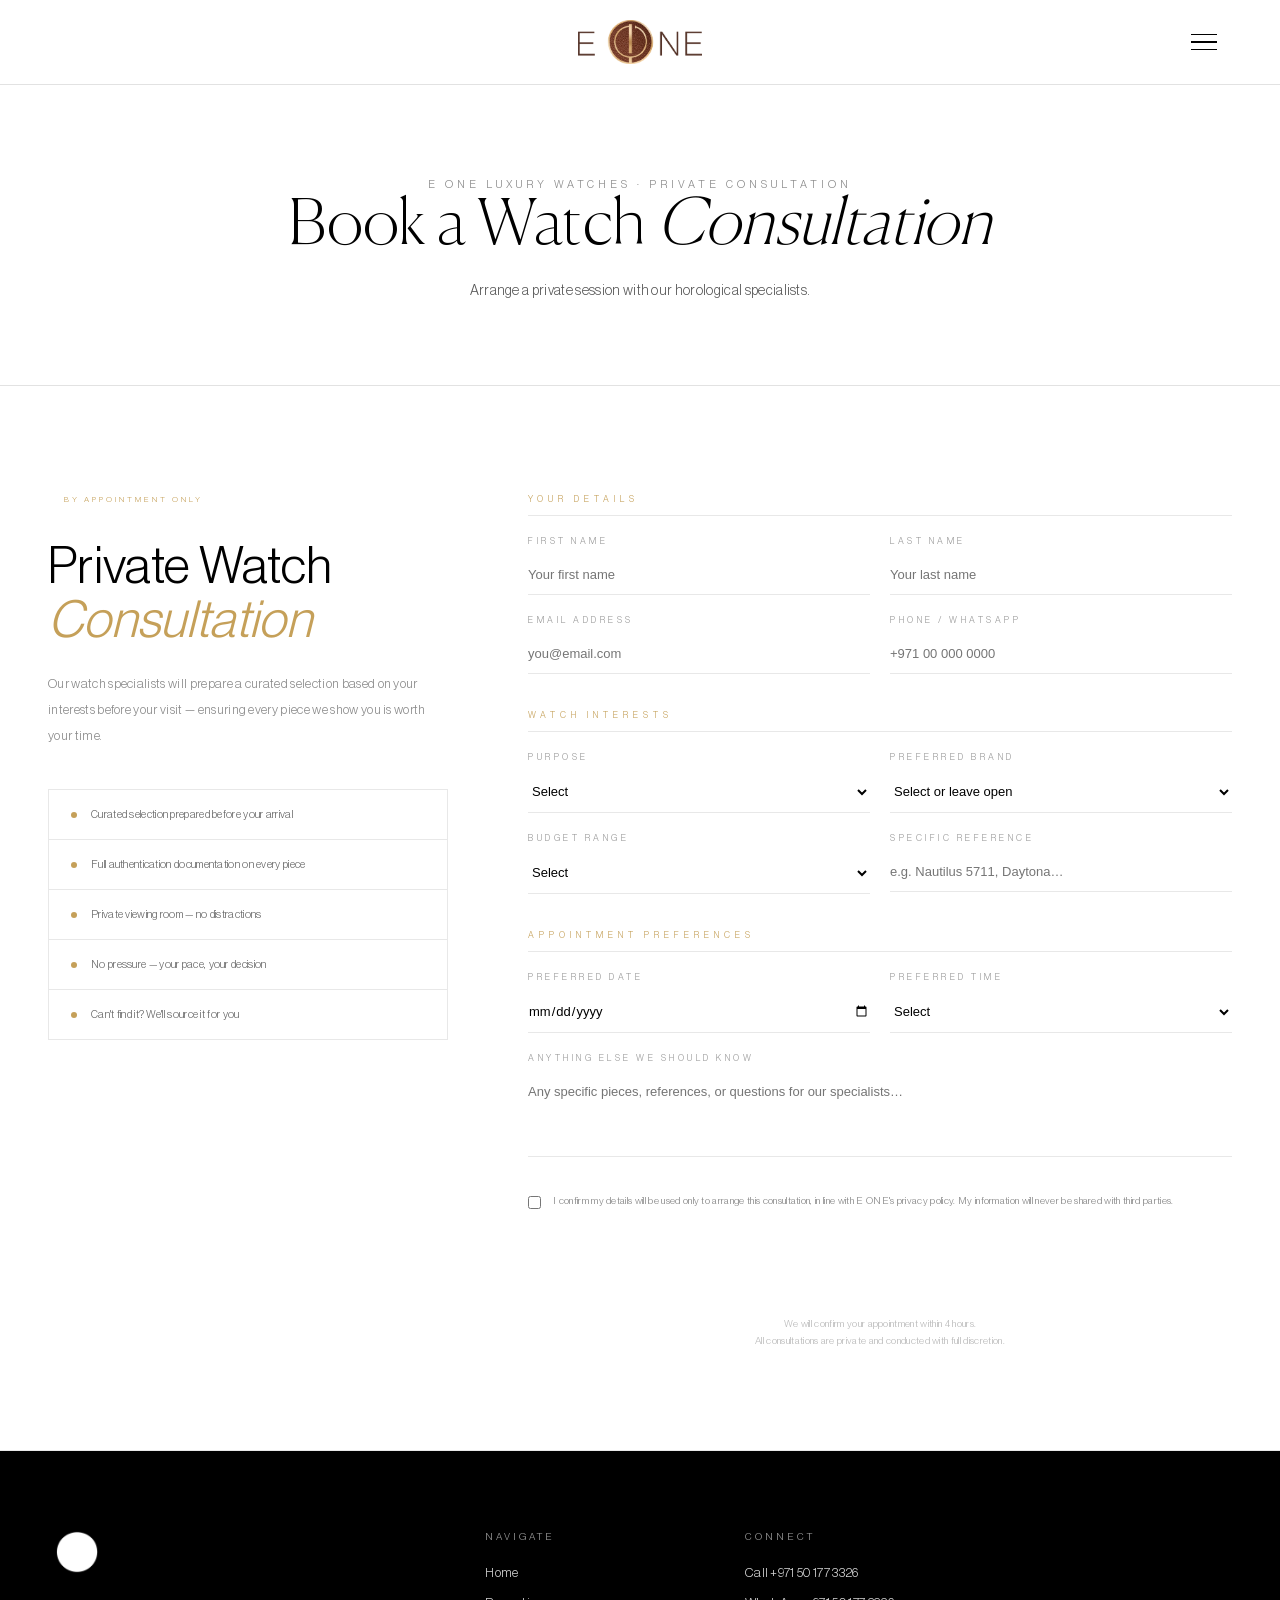
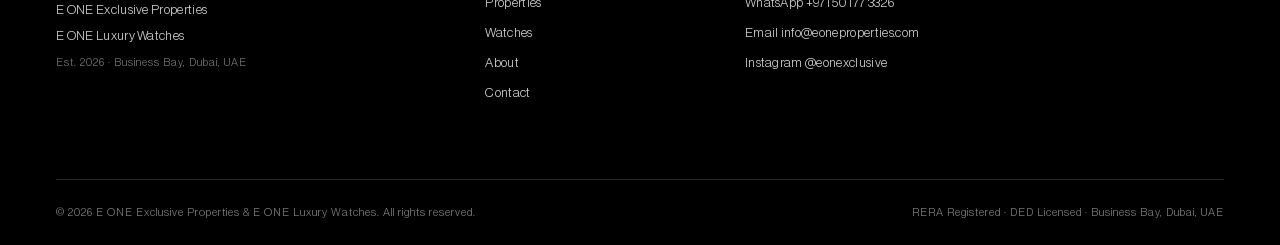
<file: book-watches.html>
<!DOCTYPE html>
<html lang="en">
<head>
<meta charset="UTF-8">
<meta name="viewport" content="width=device-width, initial-scale=1.0">
<link rel="icon" type="image/png" href="eonelogo.png">
<link rel="apple-touch-icon" href="eonelogo.png">
<title>Book a Watch Consultation — E ONE · Dubai</title>
<link rel="stylesheet" href="fonts/fonts.css">
<link rel="stylesheet" href="eone.css">
<style>
.booking-layout {
  max-width: 1320px; margin: 0 auto;
  padding: 100px 48px;
  display: grid;
  grid-template-columns: 400px 1fr;
  gap: 80px;
  border-bottom: 1px solid #e8e8e8;
}
.booking-aside {
  position: sticky; top: calc(var(--nav) + 40px);
  align-self: start;
}
.booking-badge {
  display: inline-block;
  font-size: 8px; letter-spacing: 3px;
  text-transform: uppercase;
  background: var(--dark); color: var(--gold);
  padding: 8px 16px; margin-bottom: 28px;
}
.booking-aside h1 {
  font-family: var(--serif);
  font-size: clamp(2.2rem, 4vw, 3.4rem);
  font-weight: 400; line-height: 1.05;
  margin-bottom: 24px;
}
.booking-aside h1 em { font-style: italic; color: var(--gold); }
.booking-aside p { font-size: 13px; line-height: 2; color: #888; margin-bottom: 40px; }
.booking-promise {
  display: flex; flex-direction: column; gap: 0;
  border: 1px solid #e8e8e8;
}
.bp-item {
  padding: 18px 22px;
  border-bottom: 1px solid #e8e8e8;
  display: flex; align-items: center; gap: 14px;
}
.bp-item:last-child { border-bottom: none; }
.bp-dot {
  width: 6px; height: 6px; border-radius: 50%;
  background: var(--gold); flex-shrink: 0;
}
.bp-item span { font-size: 11px; color: #666; letter-spacing: .3px; }

.booking-form { display: flex; flex-direction: column; gap: 28px; padding-top: 8px; }
.bf-section { margin-bottom: 8px; }
.bf-section-title {
  font-size: 9px; letter-spacing: 5px;
  text-transform: uppercase; color: var(--gold);
  margin-bottom: 20px; display: block;
  padding-bottom: 10px;
  border-bottom: 1px solid #e8e8e8;
}
.bf-row { display: grid; grid-template-columns: 1fr 1fr; gap: 20px; }
.bf-group { display: flex; flex-direction: column; gap: 8px; }
.bf-group label {
  font-size: 9px; letter-spacing: 3.5px;
  text-transform: uppercase; color: #999; font-weight: 400;
}
.bf-group input,
.bf-group select,
.bf-group textarea {
  border: none;
  border-bottom: 1px solid #e8e8e8;
  padding: 12px 0;
  font-size: 13px; font-family: 'Jost', sans-serif;
  color: var(--dark); background: transparent;
  outline: none; width: 100%;
  transition: border-color .3s;
}
.bf-group input:focus,
.bf-group select:focus,
.bf-group textarea:focus { border-bottom-color: var(--gold); }
.bf-group textarea { resize: none; }

.bf-submit {
  background: var(--dark); color: #fff;
  border: none; padding: 20px;
  font-size: 9px; letter-spacing: 5px;
  text-transform: uppercase; cursor: pointer;
  transition: all .4s; font-family: 'Jost', sans-serif;
  width: 100%;
}
.bf-submit:hover { background: var(--gold); color: #111; letter-spacing: 6px; }
.bf-note {
  font-size: 10px; color: #bbb;
  text-align: center; line-height: 1.7;
}

.success-box {
  display: none;
  text-align: center;
  padding: 100px 40px;
  border: 1px solid #e8e8e8;
}
.success-box .si { font-size: 3rem; color: var(--gold); margin-bottom: 24px; }
.success-box h3 {
  font-family: var(--serif); font-size: 2.2rem;
  font-weight: 400; margin-bottom: 16px;
}
.success-box p { font-size: 13px; color: #888; line-height: 1.9; max-width: 400px; margin: 0 auto 32px; }

@media(max-width: 1024px) { .booking-layout { grid-template-columns: 1fr; gap: 60px; } .booking-aside { position: static; } }
@media(max-width: 768px) { .booking-layout { padding: 60px 24px; } .bf-row { grid-template-columns: 1fr; } }
</style>
</head>
<body>
<nav class="nav" id="nav">
  <div class="nav-top">
    <a href="index.html" class="nav-logo"><img src="eonelogo-wordmark.png" alt="E ONE" class="logo-mark"></a>
    <div class="nav-menu" id="navMenu">
      <ul class="nav-links">
        <li><a href="properties.html" class="nhl">Properties</a></li>
        <li><a href="watches.html" class="nhl">Watches</a></li>
        <li><a href="properties.html" class="nhl">Off-Market</a></li>
        <li><a href="services.html" class="nhl">Services</a></li>
        <li><a href="about.html" class="nhl">About Us</a></li>
        <li><a href="about.html" class="nhl">Careers</a></li>
        <li><a href="contact.html" class="nhl">Contact</a></li>
        <li><a href="https://www.propertyfinder.ae/en/broker/eone-prime-properties-l-l-c-s-o-c-v2-179995" target="_blank" rel="noopener" class="nhl">Property Finder</a></li>
      </ul>
      <a href="book.html" class="nav-cta">Book a Private Visit</a>
    </div>
    <button class="nav-burger" id="burger" aria-label="Open menu" aria-expanded="false" aria-controls="navMenu"><span></span><span></span><span></span></button>
  </div>
</nav>

<section class="page-hero">
  <div class="page-hero-inner">
    <span class="eyebrow">E ONE Luxury Watches · Private Consultation</span>
    <h1 class="page-h1">Book a Watch <em>Consultation</em></h1>
    <p>Arrange a private session with our horological specialists.</p>
  </div>
</section>

<div class="booking-layout">
  <!-- ASIDE -->
  <div class="booking-aside">
    <span class="booking-badge">By Appointment Only</span>
    <h1>Private Watch<br><em>Consultation</em></h1>
    <p>Our watch specialists will prepare a curated selection based on your interests before your visit — ensuring every piece we show you is worth your time.</p>
    <div class="booking-promise">
      <div class="bp-item"><div class="bp-dot"></div><span>Curated selection prepared before your arrival</span></div>
      <div class="bp-item"><div class="bp-dot"></div><span>Full authentication documentation on every piece</span></div>
      <div class="bp-item"><div class="bp-dot"></div><span>Private viewing room — no distractions</span></div>
      <div class="bp-item"><div class="bp-dot"></div><span>No pressure — your pace, your decision</span></div>
      <div class="bp-item"><div class="bp-dot"></div><span>Can't find it? We'll source it for you</span></div>
    </div>
  </div>

  <!-- FORM -->
  <div>
    <form class="booking-form" id="bookFormW">

      <div class="bf-section">
        <span class="bf-section-title">Your Details</span>
        <div class="bf-row">
          <div class="bf-group"><label>First Name</label><input type="text" placeholder="Your first name" required></div>
          <div class="bf-group"><label>Last Name</label><input type="text" placeholder="Your last name" required></div>
        </div>
        <div class="bf-row" style="margin-top:20px;">
          <div class="bf-group"><label>Email Address</label><input type="email" placeholder="you@email.com" required></div>
          <div class="bf-group"><label>Phone / WhatsApp</label><input type="tel" placeholder="+971 00 000 0000"></div>
        </div>
      </div>

      <div class="bf-section">
        <span class="bf-section-title">Watch Interests</span>
        <div class="bf-row">
          <div class="bf-group">
            <label>Purpose</label>
            <select>
              <option value="">Select</option>
              <option>Buying — I know what I want</option>
              <option>Buying — I want to explore</option>
              <option>Selling my collection</option>
              <option>Valuation only</option>
              <option>Investment advice</option>
            </select>
          </div>
          <div class="bf-group">
            <label>Preferred Brand</label>
            <select>
              <option value="">Select or leave open</option>
              <option>Patek Philippe</option>
              <option>Richard Mille</option>
              <option>Rolex</option>
              <option>Audemars Piguet</option>
              <option>A. Lange &amp; Söhne</option>
              <option>F.P. Journe</option>
              <option>Vacheron Constantin</option>
              <option>Open to suggestions</option>
            </select>
          </div>
        </div>
        <div class="bf-row" style="margin-top:20px;">
          <div class="bf-group">
            <label>Budget Range</label>
            <select>
              <option value="">Select</option>
              <option>AED 50K – 150K</option>
              <option>AED 150K – 300K</option>
              <option>AED 300K – 600K</option>
              <option>AED 600K – 1M</option>
              <option>AED 1M+</option>
              <option>Prefer not to say</option>
            </select>
          </div>
          <div class="bf-group">
            <label>Specific Reference</label>
            <input type="text" placeholder="e.g. Nautilus 5711, Daytona…">
          </div>
        </div>
      </div>

      <div class="bf-section">
        <span class="bf-section-title">Appointment Preferences</span>
        <div class="bf-row">
          <div class="bf-group">
            <label>Preferred Date</label>
            <input type="date">
          </div>
          <div class="bf-group">
            <label>Preferred Time</label>
            <select>
              <option value="">Select</option>
              <option>Morning (10:00 – 12:00)</option>
              <option>Afternoon (12:00 – 16:00)</option>
              <option>Evening (16:00 – 19:00)</option>
              <option>Flexible</option>
            </select>
          </div>
        </div>
        <div class="bf-group" style="margin-top:20px;">
          <label>Anything Else We Should Know</label>
          <textarea rows="4" placeholder="Any specific pieces, references, or questions for our specialists…"></textarea>
        </div>
      </div>

      <label style="display:flex;align-items:flex-start;gap:12px;cursor:pointer;">
        <input type="checkbox" required style="margin-top:3px;accent-color:#000;flex-shrink:0;">
        <span style="font-size:10px;color:#888;line-height:1.7;">I confirm my details will be used only to arrange this consultation, in line with E ONE's privacy policy. My information will never be shared with third parties.</span>
      </label>

      <button type="submit" class="bf-submit">Request Watch Consultation</button>
      <p class="bf-note">We will confirm your appointment within 4 hours.<br>All consultations are private and conducted with full discretion.</p>
    </form>

    <div class="success-box" id="bookSuccessW">
      <div class="si">✓</div>
      <h3>Consultation Requested</h3>
      <p>Thank you. Our watch specialist will contact you within 4 hours to confirm your private consultation and begin preparing your selection.</p>
      <a href="watches.html" class="btn-dark">Explore Our Watches</a>
    </div>
  </div>
</div>
<footer class="footer">
  <div class="footer-inner">
    <div class="footer-brand">
      <img src="eonelogo.png" alt="E ONE" class="footer-logo">
      <p>E ONE Exclusive Properties<br>E ONE Luxury Watches<br><span>Est. 2026 · Business Bay, Dubai, UAE</span></p>
    </div>
    <div class="footer-cols">
      <div class="fc"><h4>Navigate</h4><a href="index.html">Home</a><a href="services.html">Properties</a><a href="watches.html">Watches</a><a href="about.html">About</a><a href="contact.html">Contact</a></div>
      <div class="fc"><h4>Connect</h4><a href="tel:+971501773326">Call +971 50 177 3326</a><a href="https://wa.me/971501773326?text=Hello%20E%20ONE%2C%20I%20would%20like%20to%20make%20an%20enquiry." target="_blank" rel="noopener">WhatsApp +971 50 177 3326</a><a href="mailto:info@eoneproperties.com">Email info@eoneproperties.com</a><a href="https://www.instagram.com/eonexclusive/" target="_blank" rel="noopener">Instagram @eonexclusive</a></div>
    </div>
  </div>
  <div class="footer-bottom">
    <span>© 2026 E ONE Exclusive Properties & E ONE Luxury Watches. All rights reserved.</span>
    <span>RERA Registered · DED Licensed · Business Bay, Dubai, UAE</span>
  </div>
</footer>
<script src="eone.js"></script>
<script>
document.getElementById('bookFormW')?.addEventListener('submit', e => {
  e.preventDefault();
  document.getElementById('bookFormW').style.display = 'none';
  document.getElementById('bookSuccessW').style.display = 'block';
  window.scrollTo({top: document.getElementById('bookSuccessW').offsetTop - 100, behavior: 'smooth'});
});
</script>
</body></html>
</file>
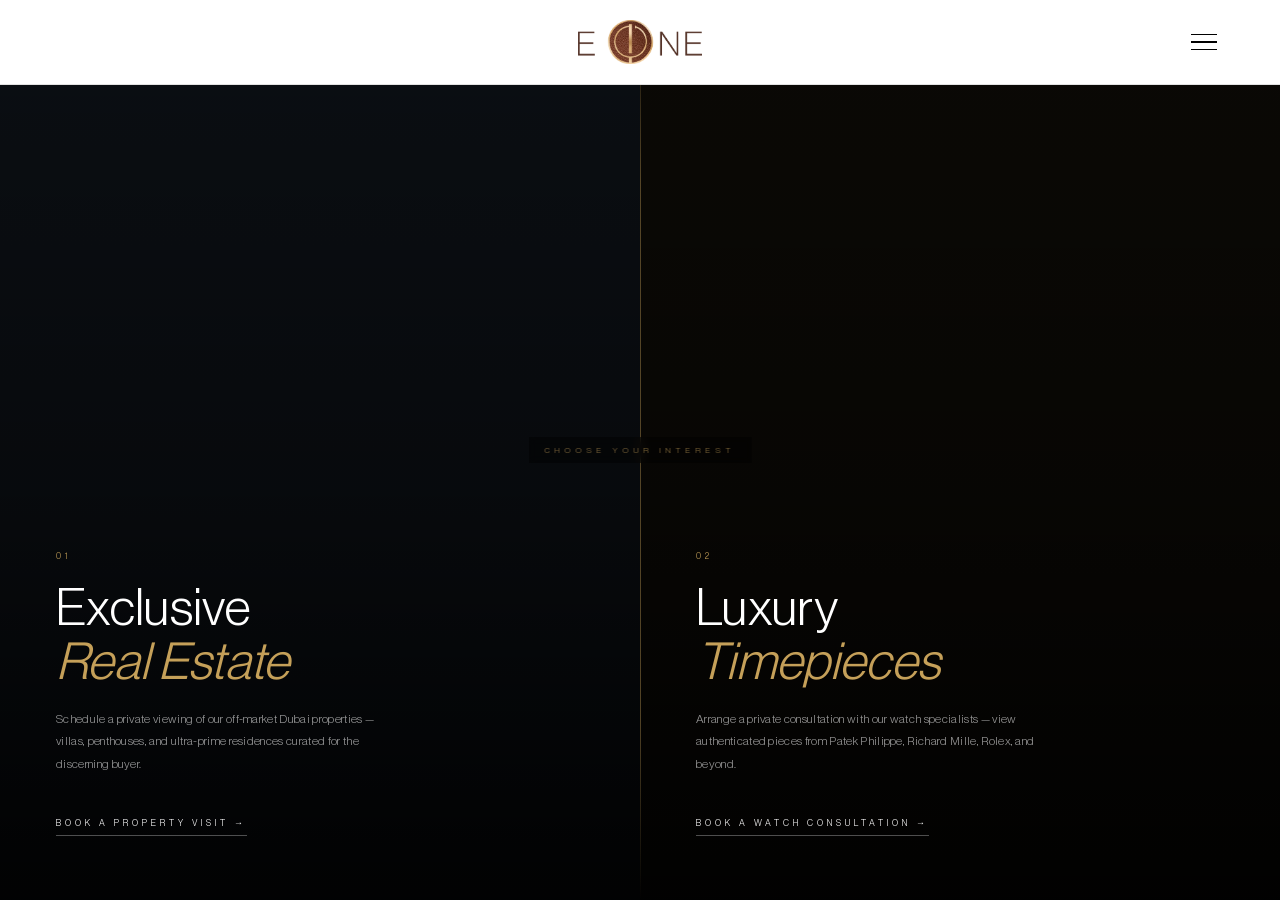
<file: book.html>
<!DOCTYPE html>
<html lang="en">
<head>
<meta charset="UTF-8">
<meta name="viewport" content="width=device-width, initial-scale=1.0">
<link rel="icon" type="image/png" href="eonelogo.png">
<link rel="apple-touch-icon" href="eonelogo.png">
<title>Book a Private Visit — E ONE · Dubai</title>
<link rel="stylesheet" href="fonts/fonts.css">
<link rel="stylesheet" href="eone.css">
<style>
/* ── BOOKING PAGE SPECIFIC ── */
.book-hero {
  min-height: 100vh;
  display: grid;
  grid-template-columns: 1fr 1fr;
  padding-top: var(--nav);
}

.book-side {
  position: relative;
  display: flex;
  align-items: flex-end;
  padding: 64px 56px;
  cursor: pointer;
  overflow: hidden;
  transition: flex .6s cubic-bezier(.19,1,.22,1);
  text-decoration: none;
  color: #fff;
  flex: 1;
}
.book-side:hover { flex: 1.08; }

/* Real Estate side */
.book-re {
  background: #0c1015;
  background-image: url('https://images.unsplash.com/photo-1600607687939-ce8a6c25118c?auto=format&fit=crop&w=1400&q=85');
  background-size: cover;
  background-position: center;
}

/* Watches side */
.book-wa {
  background: #0c0a06;
  background-image: url('https://images.unsplash.com/photo-1547996160-81dfa63595aa?auto=format&fit=crop&w=1400&q=85');
  background-size: cover;
  background-position: center;
}

.book-overlay {
  position: absolute; inset: 0;
  background: linear-gradient(to top, rgba(0,0,0,.88) 0%, rgba(0,0,0,.4) 50%, rgba(0,0,0,.15) 100%);
  transition: opacity .5s;
}
.book-side:hover .book-overlay { opacity: .7; }

/* Divider line */
.book-divider {
  position: absolute;
  top: 0; bottom: 0;
  left: 50%;
  width: 1px;
  background: linear-gradient(to bottom, transparent, rgba(197,160,89,.4) 20%, rgba(197,160,89,.4) 80%, transparent);
  z-index: 10;
  pointer-events: none;
}

.book-content {
  position: relative; z-index: 2;
  transition: transform .5s cubic-bezier(.19,1,.22,1);
}
.book-side:hover .book-content { transform: translateY(-10px); }

.book-num {
  font-size: 9px; letter-spacing: 4px;
  text-transform: uppercase; color: var(--gold);
  margin-bottom: 20px; display: block;
}

.book-title {
  font-family: var(--serif);
  font-size: clamp(2.2rem, 4vw, 4rem);
  font-weight: 400; line-height: 1.05;
  margin-bottom: 18px;
}
.book-title em { font-style: italic; color: var(--gold); }

.book-desc {
  font-size: 12px; line-height: 1.9;
  color: rgba(255,255,255,.6);
  max-width: 340px;
  margin-bottom: 36px;
}

.book-cta {
  display: inline-flex; align-items: center; gap: 12px;
  font-size: 9px; letter-spacing: 4px;
  text-transform: uppercase; color: #fff;
  border-bottom: 1px solid rgba(255,255,255,.3);
  padding-bottom: 6px;
  transition: all .3s;
}
.book-side:hover .book-cta {
  color: var(--gold);
  border-bottom-color: var(--gold);
  gap: 18px;
}

/* Centre label — shown on desktop between the two sides */
.book-centre-label {
  position: absolute;
  top: 50%; left: 50%;
  transform: translate(-50%, -50%);
  z-index: 20;
  text-align: center;
  pointer-events: none;
}
.book-centre-label span {
  display: block;
  font-size: 8px; letter-spacing: 5px;
  text-transform: uppercase;
  color: rgba(197,160,89,.7);
  background: rgba(0,0,0,.4);
  padding: 8px 16px;
  backdrop-filter: blur(4px);
}

/* MOBILE — stack vertically */
@media(max-width: 768px) {
  .book-hero {
    grid-template-columns: 1fr;
    grid-template-rows: 1fr 1fr;
    min-height: calc(100vh - var(--nav));
  }
  .book-side { padding: 48px 28px; }
  .book-divider { display: none; }
  .book-centre-label { display: none; }
  .book-title { font-size: 2.4rem; }
}
</style>
</head>
<body>

<!-- NAV -->
<nav class="nav" id="nav">
  <div class="nav-top">
    <a href="index.html" class="nav-logo"><img src="eonelogo-wordmark.png" alt="E ONE" class="logo-mark"></a>
    <div class="nav-menu" id="navMenu">
      <ul class="nav-links">
        <li><a href="properties.html" class="nhl">Properties</a></li>
        <li><a href="watches.html" class="nhl">Watches</a></li>
        <li><a href="properties.html" class="nhl">Off-Market</a></li>
        <li><a href="services.html" class="nhl">Services</a></li>
        <li><a href="about.html" class="nhl">About Us</a></li>
        <li><a href="about.html" class="nhl">Careers</a></li>
        <li><a href="contact.html" class="nhl">Contact</a></li>
        <li><a href="https://www.propertyfinder.ae/en/broker/eone-prime-properties-l-l-c-s-o-c-v2-179995" target="_blank" rel="noopener" class="nhl">Property Finder</a></li>
      </ul>
      <a href="book.html" class="nav-cta">Book a Private Visit</a>
    </div>
    <button class="nav-burger" id="burger" aria-label="Open menu" aria-expanded="false" aria-controls="navMenu"><span></span><span></span><span></span></button>
  </div>
</nav>

<!-- SPLIT CHOICE -->
<div class="book-hero" id="bookHero">

  <!-- REAL ESTATE -->
  <a href="book-realestate.html" class="book-side book-re">
    <div class="book-overlay"></div>
    <div class="book-content">
      <span class="book-num">01</span>
      <h2 class="book-title">Exclusive<br><em>Real Estate</em></h2>
      <p class="book-desc">Schedule a private viewing of our off-market Dubai properties — villas, penthouses, and ultra-prime residences curated for the discerning buyer.</p>
      <span class="book-cta">Book a Property Visit →</span>
    </div>
  </a>

  <!-- Gold divider -->
  <div class="book-divider"></div>
  <div class="book-centre-label"><span>Choose your interest</span></div>

  <!-- WATCHES -->
  <a href="book-watches.html" class="book-side book-wa">
    <div class="book-overlay"></div>
    <div class="book-content">
      <span class="book-num">02</span>
      <h2 class="book-title">Luxury<br><em>Timepieces</em></h2>
      <p class="book-desc">Arrange a private consultation with our watch specialists — view authenticated pieces from Patek Philippe, Richard Mille, Rolex, and beyond.</p>
      <span class="book-cta">Book a Watch Consultation →</span>
    </div>
  </a>

</div>

<script src="eone.js"></script>
<script>
// Load background images reliably
(function() {
  const sides = [
    { sel: '.book-re', url: 'https://images.unsplash.com/photo-1600607687939-ce8a6c25118c?auto=format&fit=crop&w=1400&q=85' },
    { sel: '.book-wa', url: 'https://images.unsplash.com/photo-1547996160-81dfa63595aa?auto=format&fit=crop&w=1400&q=85' },
  ];
  sides.forEach(({sel, url}) => {
    const el = document.querySelector(sel);
    if (!el) return;
    const img = new Image();
    img.onload = () => { el.style.backgroundImage = `url('${url}')`; };
    img.src = url;
  });
})();
</script>
</body>
</html>
</file>
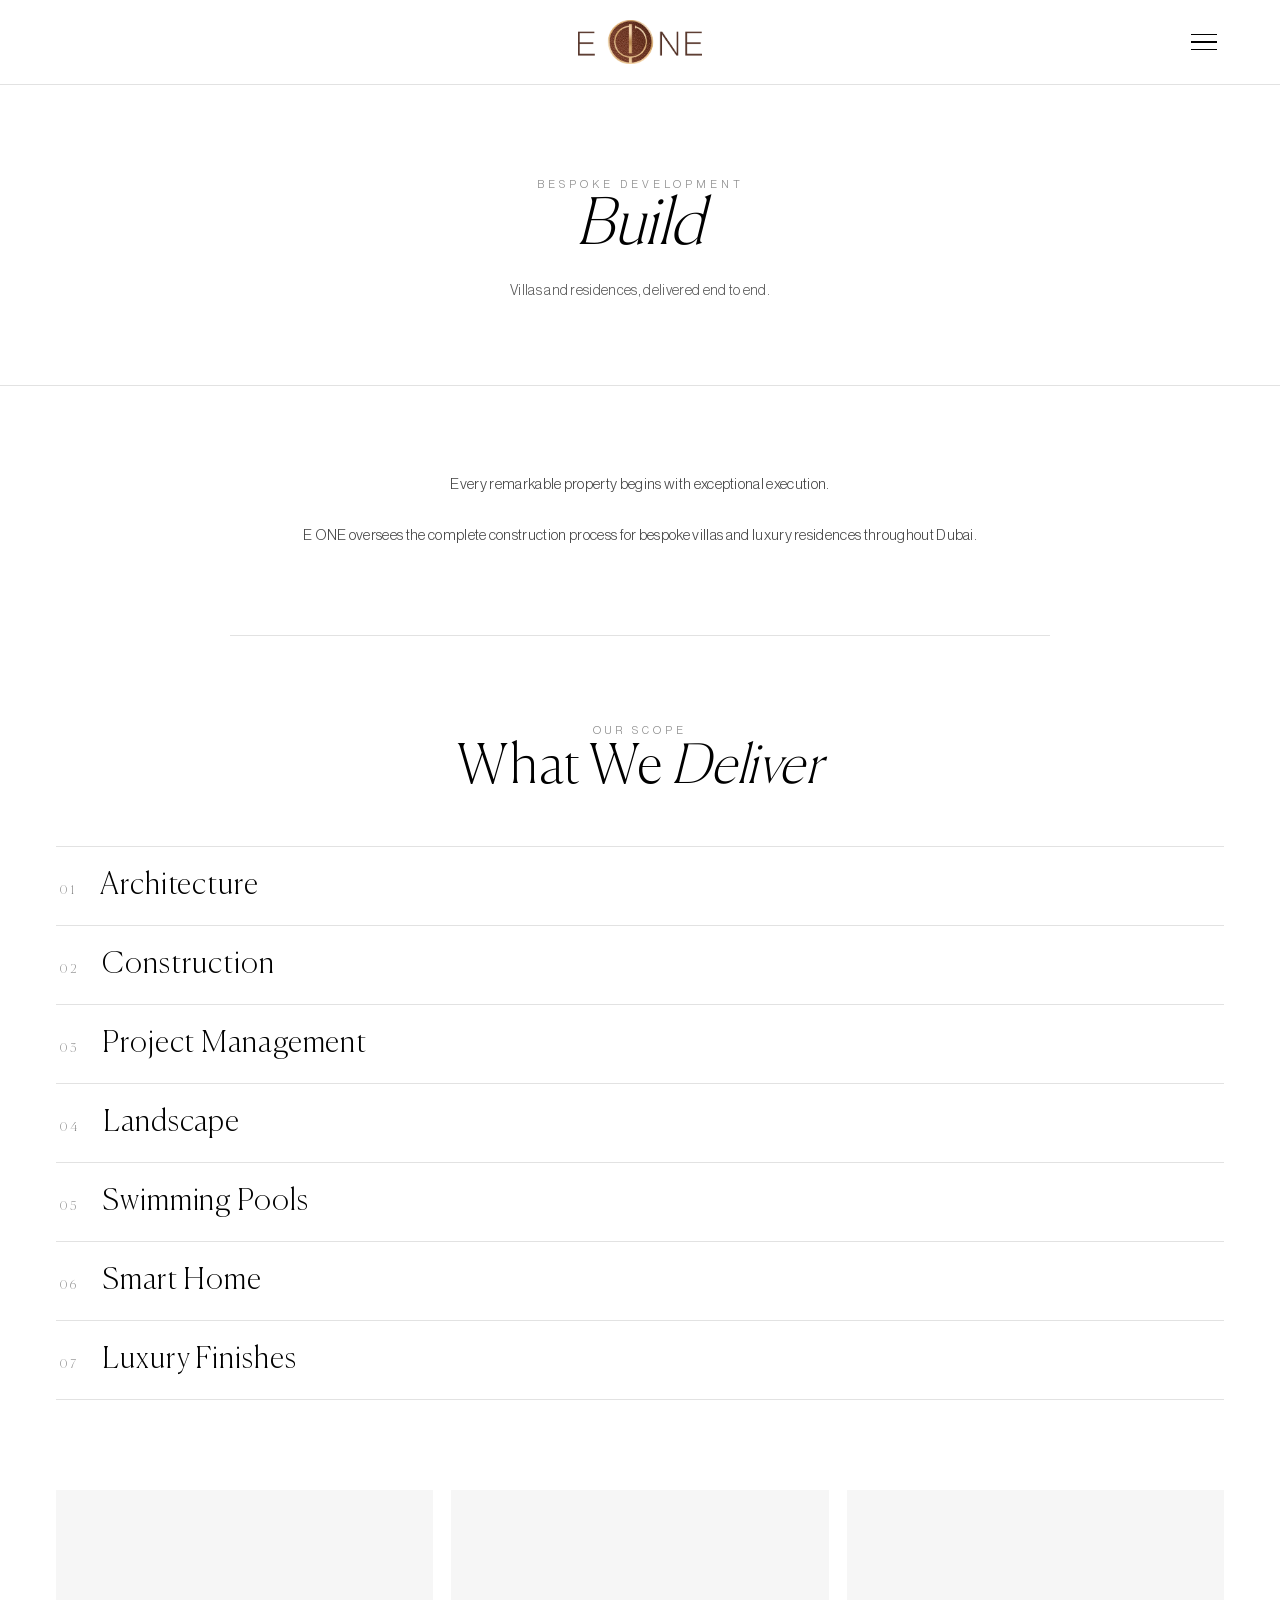
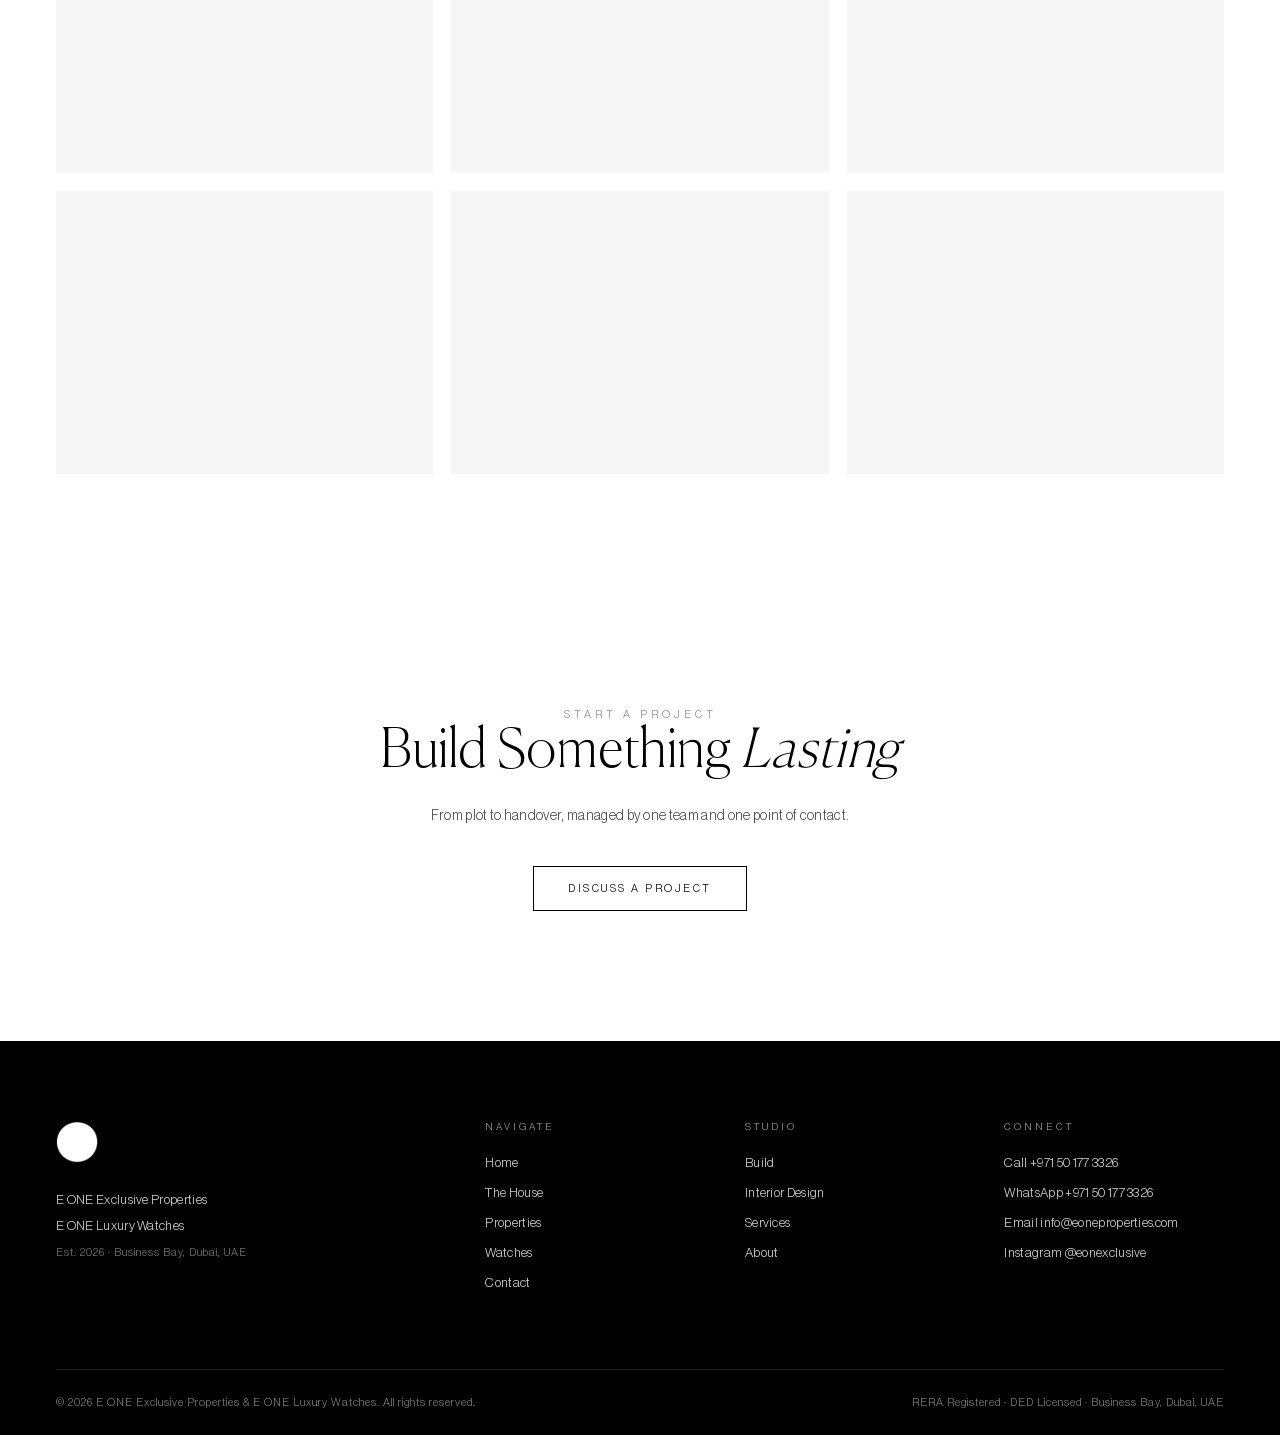
<file: build.html>
<!DOCTYPE html>
<html lang="en">
<head>
<meta charset="UTF-8">
<meta name="viewport" content="width=device-width, initial-scale=1.0">
<link rel="icon" type="image/png" href="eonelogo.png">
<link rel="apple-touch-icon" href="eonelogo.png">
<title>Build — Bespoke Development · E ONE Dubai</title>
<meta name="description" content="E ONE oversees the complete construction process for bespoke villas and luxury residences throughout Dubai.">
<link rel="stylesheet" href="fonts/fonts.css">
<link rel="stylesheet" href="eone.css">
<style>
/* ── intro ── */
.sv-intro { max-width: 820px; margin: 0 auto; padding: 84px var(--pad); text-align: center; border-bottom: 1px solid var(--line); }
.sv-intro p { font-size: 15px; line-height: 2.05; color: #444; font-weight: 300; margin-bottom: 20px; }
.sv-intro p:last-child { margin-bottom: 0; }

/* ── index list (brands / sections / services) ── */
.sv-list-wrap { max-width: var(--max); margin: 0 auto; padding: 84px var(--pad) 20px; }
.sv-list-head { text-align: center; margin-bottom: 48px; }
.sv-list { list-style: none; margin: 0; padding: 0; border-top: 1px solid var(--line); }
.sv-list li {
  display: flex; align-items: baseline; gap: 24px;
  padding: 24px 4px; border-bottom: 1px solid var(--line);
  transition: background .4s ease, padding-left .4s cubic-bezier(.22,1,.36,1);
}
.sv-list li:hover { background: var(--soft); padding-left: 16px; }
.sv-list .n { font-family: var(--display); font-size: 12px; letter-spacing: 2.5px; color: var(--muted); flex: 0 0 auto; }
.sv-list .t {
  font-family: var(--display); font-weight: 100; letter-spacing: .03em;
  font-size: clamp(19px, 2.4vw, 30px); color: var(--ink);
}

/* ── photo strip ── */
.sv-gal { max-width: var(--max); margin: 0 auto; padding: 70px var(--pad) 100px; }
.sv-gal-grid { display: grid; grid-template-columns: repeat(3, 1fr); gap: 18px; }
.sv-tile { position: relative; aspect-ratio: 4/3; overflow: hidden; background: var(--soft); }
.sv-tile-img { position: absolute; inset: 0; background-size: cover; background-position: center; filter: grayscale(100%); transition: transform .9s ease, filter .5s; }
.sv-tile:hover .sv-tile-img { transform: scale(1.06); filter: grayscale(0%); }

@media (max-width: 900px) {
  .sv-intro { padding: 60px var(--pad); }
  .sv-list-wrap { padding: 60px var(--pad) 10px; }
  .sv-list li { gap: 16px; padding: 18px 4px; }
  .sv-gal-grid { grid-template-columns: repeat(2, 1fr); gap: 12px; }
  .sv-gal { padding: 50px var(--pad) 70px; }
}
@media (max-width: 560px) { .sv-gal-grid { grid-template-columns: 1fr; } }
</style>
</head>
<body>

<nav class="nav" id="nav">
  <div class="nav-top">
    <a href="index.html" class="nav-logo"><img src="eonelogo-wordmark.png" alt="E ONE" class="logo-mark"></a>
    <div class="nav-menu" id="navMenu">
      <ul class="nav-links">
        <li><a href="properties.html" class="nhl">Properties</a></li>
        <li><a href="watches.html" class="nhl">Watches</a></li>
        <li><a href="build.html" class="nhl active">Build</a></li>
        <li><a href="interiors.html" class="nhl">Interiors</a></li>
        <li><a href="services.html" class="nhl">Services</a></li>
        <li><a href="about.html" class="nhl">About Us</a></li>
        <li><a href="contact.html" class="nhl">Contact</a></li>
        <li><a href="https://www.propertyfinder.ae/en/broker/eone-prime-properties-l-l-c-s-o-c-v2-179995" target="_blank" rel="noopener" class="nhl">Property Finder</a></li>
      </ul>
      <a href="book.html" class="nav-cta">Book a Private Visit</a>
    </div>
    <button class="nav-burger" id="burger" aria-label="Open menu" aria-expanded="false" aria-controls="navMenu"><span></span><span></span><span></span></button>
  </div>
</nav>

<section class="page-hero">
  <div class="page-hero-inner">
    <span class="eyebrow">Bespoke Development</span>
    <h1 class="page-h1"><em>Build</em></h1>
    <p>Villas and residences, delivered end to end.</p>
  </div>
</section>

<section class="sv-intro">
    <p>Every remarkable property begins with exceptional execution.</p>
    <p>E ONE oversees the complete construction process for bespoke villas and luxury residences throughout Dubai.</p>
</section>

<section class="sv-list-wrap">
  <div class="sv-list-head">
    <span class="eyebrow">Our Scope</span>
    <h2 class="sh">What We <em>Deliver</em></h2>
  </div>
  <ul class="sv-list">
    <li><span class="n">01</span><span class="t">Architecture</span></li>
    <li><span class="n">02</span><span class="t">Construction</span></li>
    <li><span class="n">03</span><span class="t">Project Management</span></li>
    <li><span class="n">04</span><span class="t">Landscape</span></li>
    <li><span class="n">05</span><span class="t">Swimming Pools</span></li>
    <li><span class="n">06</span><span class="t">Smart Home</span></li>
    <li><span class="n">07</span><span class="t">Luxury Finishes</span></li>
  </ul>
</section>

<!-- PHOTOS — swap these URLs for real E ONE imagery -->
<section class="sv-gal">
  <div class="sv-gal-grid">
    <figure class="sv-tile"><div class="sv-tile-img" style="background-image:url('https://images.unsplash.com/photo-1503387762-592deb58ef4e?auto=format&fit=crop&w=1200&q=80')"></div></figure>
    <figure class="sv-tile"><div class="sv-tile-img" style="background-image:url('https://images.unsplash.com/photo-1541888946425-d81bb19240f5?auto=format&fit=crop&w=1200&q=80')"></div></figure>
    <figure class="sv-tile"><div class="sv-tile-img" style="background-image:url('https://images.unsplash.com/photo-1600585154340-be6161a56a0c?auto=format&fit=crop&w=1200&q=80')"></div></figure>
    <figure class="sv-tile"><div class="sv-tile-img" style="background-image:url('https://images.unsplash.com/photo-1600607687939-ce8a6c25118c?auto=format&fit=crop&w=1200&q=80')"></div></figure>
    <figure class="sv-tile"><div class="sv-tile-img" style="background-image:url('https://images.unsplash.com/photo-1613490493576-7fde63acd811?auto=format&fit=crop&w=1200&q=80')"></div></figure>
    <figure class="sv-tile"><div class="sv-tile-img" style="background-image:url('https://images.unsplash.com/photo-1600566753190-17f0baa2a6c3?auto=format&fit=crop&w=1200&q=80')"></div></figure>
  </div>
</section>

<section class="cta">
  <div class="cta-inner">
    <span class="eyebrow">Start a Project</span>
    <h2 class="sh">Build Something <em>Lasting</em></h2>
    <p>From plot to handover, managed by one team and one point of contact.</p>
    <a href="contact.html" class="btn-outline">Discuss a Project</a>
  </div>
</section>

<footer class="footer">
  <div class="footer-inner">
    <div class="footer-brand">
      <img src="eonelogo.png" alt="E ONE" class="footer-logo">
      <p>E ONE Exclusive Properties<br>E ONE Luxury Watches<br><span>Est. 2026 · Business Bay, Dubai, UAE</span></p>
    </div>
    <div class="footer-cols">
      <div class="fc"><h4>Navigate</h4><a href="index.html">Home</a><a href="house.html">The House</a><a href="properties.html">Properties</a><a href="watches.html">Watches</a><a href="contact.html">Contact</a></div>
      <div class="fc"><h4>Studio</h4><a href="build.html">Build</a><a href="interiors.html">Interior Design</a><a href="services.html">Services</a><a href="about.html">About</a></div>
      <div class="fc"><h4>Connect</h4><a href="tel:+971501773326">Call +971 50 177 3326</a><a href="https://wa.me/971501773326?text=Hello%20E%20ONE%2C%20I%20would%20like%20to%20make%20an%20enquiry." target="_blank" rel="noopener">WhatsApp +971 50 177 3326</a><a href="mailto:info@eoneproperties.com">Email info@eoneproperties.com</a><a href="https://www.instagram.com/eonexclusive/" target="_blank" rel="noopener">Instagram @eonexclusive</a></div>
    </div>
  </div>
  <div class="footer-bottom">
    <span>© 2026 E ONE Exclusive Properties &amp; E ONE Luxury Watches. All rights reserved.</span>
    <span>RERA Registered · DED Licensed · Business Bay, Dubai, UAE</span>
  </div>
</footer>

<script src="eone.js"></script>
</body>
</html>
</file>
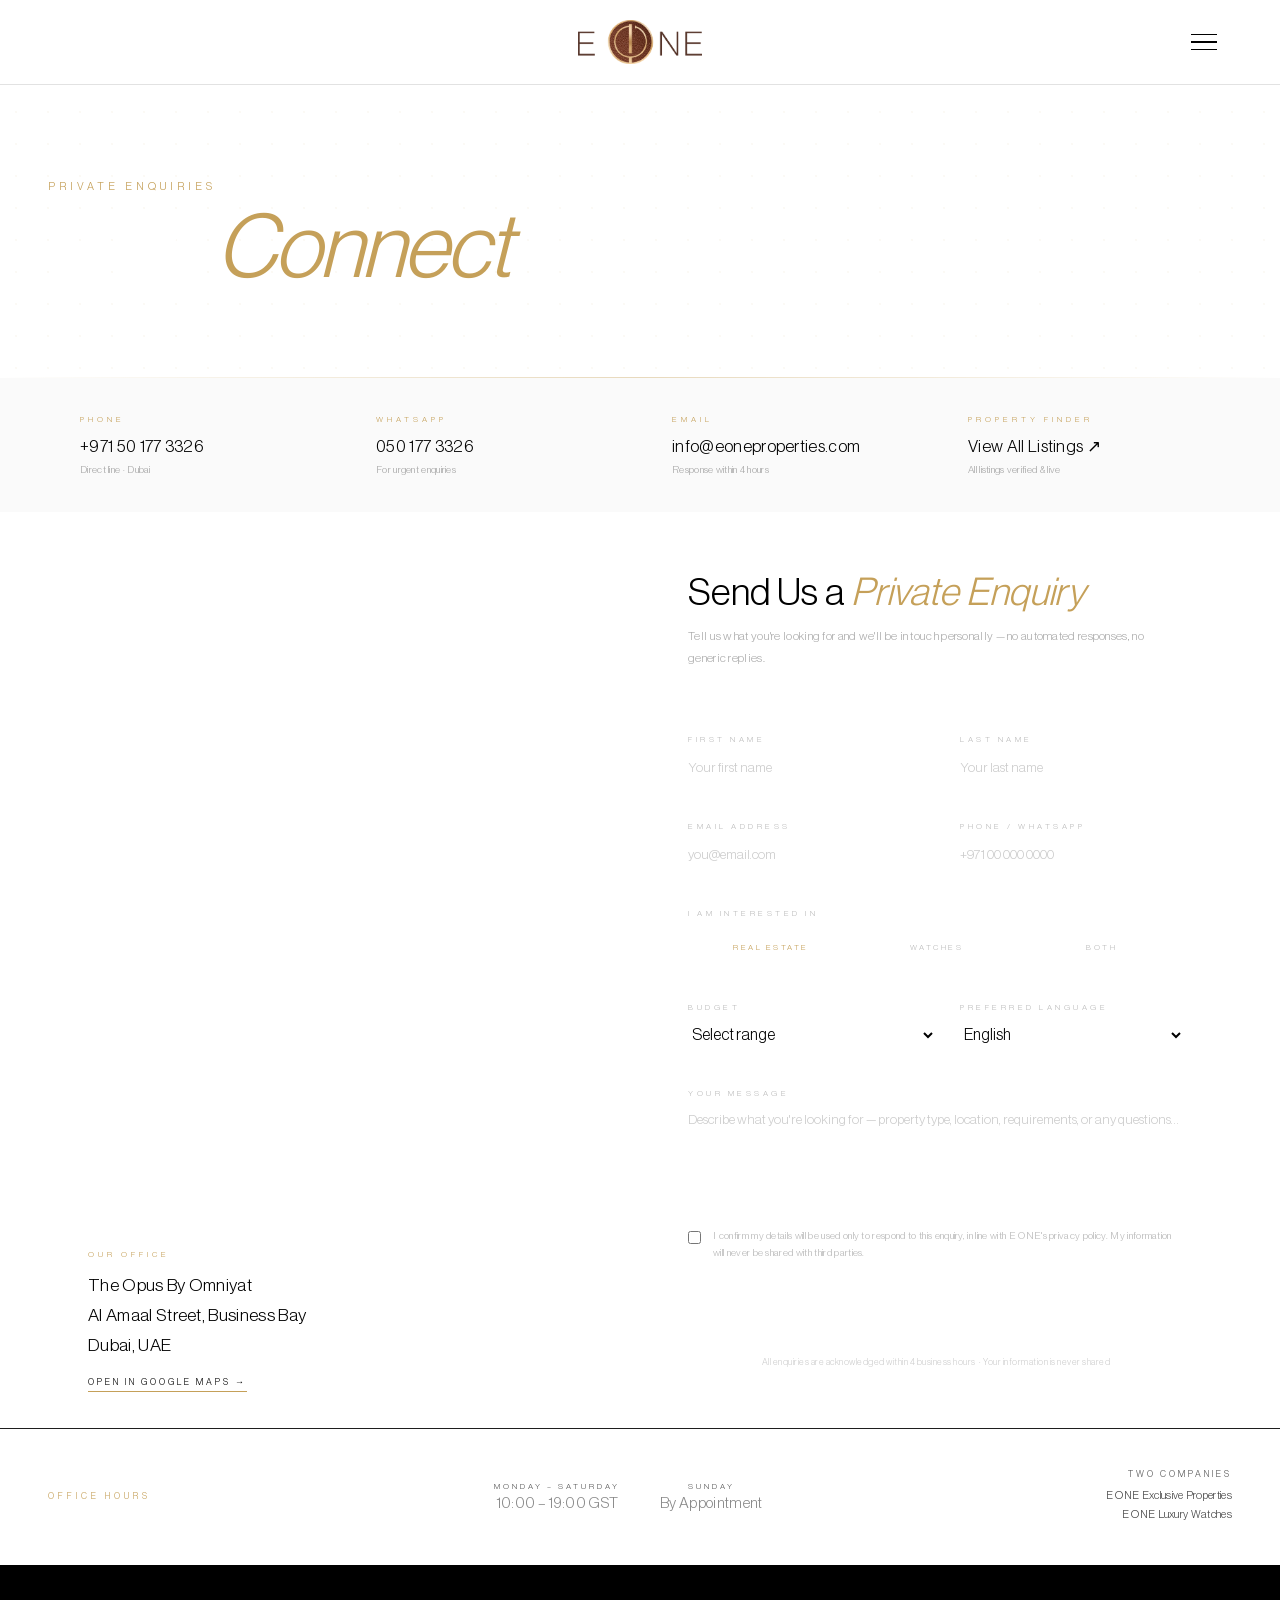
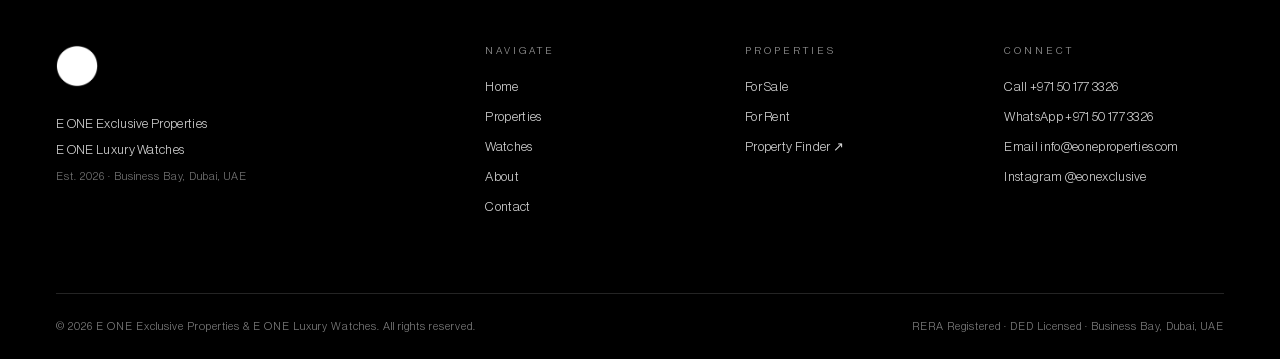
<file: contact.html>
<!DOCTYPE html>
<html lang="en">
<head>
<meta charset="UTF-8">
<meta name="viewport" content="width=device-width, initial-scale=1.0">
<link rel="icon" type="image/png" href="eonelogo.png">
<link rel="apple-touch-icon" href="eonelogo.png">
<title>Contact — E ONE · Dubai</title>
<link rel="stylesheet" href="fonts/fonts.css">
<link rel="stylesheet" href="eone.css">
<style>

/* ── CONTACT HERO ── */
.contact-hero {
  min-height: 42vh;
  display: flex; align-items: flex-end;
  padding-top: var(--nav);
  background: var(--dark);
  position: relative; overflow: hidden;
}
.contact-hero::before {
  content: '';
  position: absolute; inset: 0;
  background-image: radial-gradient(rgba(197,160,89,.06) 1px, transparent 1px);
  background-size: 32px 32px;
}
.contact-hero::after {
  content: '';
  position: absolute; bottom: 0; left: 0; right: 0;
  height: 1px; background: linear-gradient(to right, transparent, var(--gold), transparent);
  opacity: .4;
}
.contact-hero-inner {
  max-width: 1320px; margin: 0 auto;
  padding: 56px 48px; width: 100%;
  position: relative; z-index: 1;
}
.contact-hero-inner .eyebrow { color: var(--gold); }
.contact-hero-inner h1 {
  font-family: var(--serif);
  font-size: clamp(3rem, 7vw, 5.5rem);
  font-weight: 400; letter-spacing: -2px;
  line-height: .92; color: #fff; margin: 14px 0 18px;
}
.contact-hero-inner h1 em { font-style: italic; color: var(--gold); }
.contact-hero-inner p { font-size: 12px; color: rgba(255,255,255,.45); letter-spacing: .5px; }

/* ── INFO STRIP ── */
.contact-strip {
  background: #fafafa;
  border-bottom: 1px solid var(--border);
}
.contact-strip-inner {
  max-width: 1320px; margin: 0 auto;
  padding: 0 48px;
  display: grid; grid-template-columns: repeat(4,1fr);
  gap: 0;
}
.cs-item {
  padding: 36px 32px;
  border-right: 1px solid var(--border);
  transition: background .3s;
}
.cs-item:first-child { border-left: 1px solid var(--border); }
.cs-item:hover { background: #fff; }
.cs-label {
  font-size: 8px; letter-spacing: 4px;
  text-transform: uppercase; color: var(--gold);
  display: block; margin-bottom: 10px;
}
.cs-val {
  font-family: var(--serif); font-size: 1.05rem;
  color: var(--dark); display: block; line-height: 1.5;
  text-decoration: none;
}
.cs-val:hover { color: var(--gold); }
.cs-sub {
  font-size: 10px; color: #aaa;
  display: block; margin-top: 5px; letter-spacing: .3px;
}

/* ── MAIN LAYOUT ── */
.contact-main {
  max-width: 1320px; margin: 0 auto;
  padding: 0 48px;
  display: grid; grid-template-columns: 1fr 1fr;
  gap: 0;
  min-height: 600px;
}

/* ── MAP SIDE ── */
.contact-map-side {
  border-right: 1px solid var(--border);
  display: flex; flex-direction: column;
}
.map-embed {
  flex: 1; min-height: 420px;
  position: relative; overflow: hidden;
}
.map-embed iframe {
  width: 100%; height: 100%;
  border: none; display: block;
  filter: grayscale(20%) contrast(1.05);
}
.map-address {
  padding: 36px 40px;
  border-top: 1px solid var(--border);
  background: #fff;
}
.map-address-label {
  font-size: 8px; letter-spacing: 4px;
  text-transform: uppercase; color: var(--gold);
  display: block; margin-bottom: 12px;
}
.map-address-text {
  font-family: var(--serif); font-size: 1.1rem;
  line-height: 1.7; color: var(--dark);
}
.map-address-link {
  display: inline-flex; align-items: center; gap: 8px;
  margin-top: 16px; font-size: 9px; letter-spacing: 3px;
  text-transform: uppercase; text-decoration: none;
  color: var(--dark); border-bottom: 1px solid var(--gold);
  padding-bottom: 3px; transition: color .3s;
}
.map-address-link:hover { color: var(--gold); }

/* ── FORM SIDE ── */
.contact-form-side {
  padding: 60px 48px;
}
.form-heading {
  margin-bottom: 44px;
}
.form-heading h2 {
  font-family: var(--serif);
  font-size: clamp(1.8rem, 3vw, 2.6rem);
  font-weight: 400; line-height: 1.1;
}
.form-heading h2 em { font-style: italic; color: var(--gold); }
.form-heading p {
  font-size: 12px; color: #aaa;
  margin-top: 12px; line-height: 1.8; letter-spacing: .3px;
}

.eform { display: flex; flex-direction: column; gap: 0; }

.ef-row {
  display: grid; grid-template-columns: 1fr 1fr; gap: 0;
}
.ef-group {
  display: flex; flex-direction: column;
  padding: 20px 0;
  border-bottom: 1px solid var(--border);
}
.ef-group.full { grid-column: 1 / -1; }
.ef-group label {
  font-size: 8px; letter-spacing: 3.5px;
  text-transform: uppercase; color: #bbb;
  margin-bottom: 10px; font-weight: 400;
}
.ef-group input,
.ef-group select,
.ef-group textarea {
  border: none; outline: none; background: transparent;
  font-family: var(--serif); font-size: 1rem;
  color: var(--dark); padding: 4px 0;
  transition: color .3s; width: 100%;
}
.ef-group input::placeholder,
.ef-group textarea::placeholder { color: #ccc; font-family: var(--sans); font-size: .85rem; }
.ef-group input:focus, .ef-group select:focus, .ef-group textarea:focus { color: var(--dark); }
.ef-group select { cursor: pointer; }
.ef-group textarea { resize: none; min-height: 80px; }

/* Interest toggle */
.ef-toggle { display: flex; gap: 0; margin-top: 4px; }
.ef-toggle-btn {
  flex: 1; background: none;
  border: 1px solid var(--border);
  padding: 10px 8px;
  font-size: 8px; letter-spacing: 2.5px;
  text-transform: uppercase; cursor: pointer;
  color: #bbb; transition: all .25s;
  font-family: var(--sans); margin-right: -1px;
}
.ef-toggle-btn.on { background: var(--dark); color: var(--gold); border-color: var(--dark); z-index: 1; }
.ef-toggle-btn:hover:not(.on) { border-color: #aaa; color: #777; }

.ef-privacy {
  display: flex; align-items: flex-start;
  gap: 12px; padding: 20px 0;
  cursor: pointer;
}
.ef-privacy input { margin-top: 3px; accent-color: var(--gold); flex-shrink: 0; }
.ef-privacy span { font-size: 10px; color: #bbb; line-height: 1.7; }

.ef-submit {
  background: var(--dark); color: #fff;
  border: none; padding: 20px;
  font-size: 9px; letter-spacing: 5px;
  text-transform: uppercase; cursor: pointer;
  transition: all .45s; font-family: var(--sans);
  width: 100%; margin-top: 8px;
  position: relative; overflow: hidden;
}
.ef-submit::after {
  content: ''; position: absolute; inset: 0;
  background: var(--gold); transform: translateX(-101%);
  transition: transform .4s cubic-bezier(.19,1,.22,1);
}
.ef-submit:hover::after { transform: translateX(0); }
.ef-submit span { position: relative; z-index: 1; }
.ef-note { font-size: 9px; color: #ccc; text-align: center; margin-top: 16px; letter-spacing: .5px; }

/* SUCCESS */
.ef-success {
  display: none; text-align: center;
  padding: 80px 20px;
}
.ef-success .si { font-size: 3rem; color: var(--gold); margin-bottom: 24px; }
.ef-success h3 { font-family: var(--serif); font-size: 2rem; font-weight: 400; margin-bottom: 14px; }
.ef-success p { font-size: 12px; color: #888; line-height: 1.9; max-width: 360px; margin: 0 auto 32px; }

/* HOURS FOOTER */
.contact-hours {
  background: var(--dark);
  border-top: 1px solid #1e1e1e;
}
.contact-hours-inner {
  max-width: 1320px; margin: 0 auto;
  padding: 40px 48px;
  display: flex; align-items: center;
  justify-content: space-between; gap: 40px;
  flex-wrap: wrap;
}
.ch-label {
  font-size: 9px; letter-spacing: 4px;
  text-transform: uppercase; color: var(--gold);
}
.ch-hours {
  display: flex; gap: 40px; flex-wrap: wrap;
}
.ch-item { text-align: center; }
.ch-day { font-size: 8px; letter-spacing: 3px; text-transform: uppercase; color: #555; margin-bottom: 4px; }
.ch-time { font-family: var(--serif); font-size: .95rem; color: #888; }

/* RESPONSIVE */
@media(max-width: 1024px) {
  .contact-main { grid-template-columns: 1fr; }
  .contact-map-side { border-right: none; border-bottom: 1px solid var(--border); }
  .contact-strip-inner { grid-template-columns: repeat(2,1fr); }
  .cs-item:nth-child(2) { border-right: none; }
  .cs-item:nth-child(3) { border-left: 1px solid var(--border); }
}
@media(max-width: 768px) {
  .contact-strip-inner { grid-template-columns: 1fr; }
  .cs-item { border-right: none !important; border-left: none !important; border-bottom: 1px solid var(--border); }
  .contact-form-side { padding: 48px 24px; }
  .ef-row { grid-template-columns: 1fr; }
  .contact-main, .contact-strip-inner, .contact-hero-inner, .contact-hours-inner { padding-left: 24px; padding-right: 24px; }
  .ch-hours { gap: 20px; }
}
</style>
</head>
<body>

<!-- NAV -->
<nav class="nav" id="nav">
  <div class="nav-top">
    <a href="index.html" class="nav-logo"><img src="eonelogo-wordmark.png" alt="E ONE" class="logo-mark"></a>
    <div class="nav-menu" id="navMenu">
      <ul class="nav-links">
        <li><a href="properties.html" class="nhl">Properties</a></li>
        <li><a href="watches.html" class="nhl">Watches</a></li>
        <li><a href="properties.html" class="nhl">Off-Market</a></li>
        <li><a href="services.html" class="nhl">Services</a></li>
        <li><a href="about.html" class="nhl">About Us</a></li>
        <li><a href="about.html" class="nhl">Careers</a></li>
        <li><a href="contact.html" class="nhl active">Contact</a></li>
        <li><a href="https://www.propertyfinder.ae/en/broker/eone-prime-properties-l-l-c-s-o-c-v2-179995" target="_blank" rel="noopener" class="nhl">Property Finder</a></li>
      </ul>
      <a href="book.html" class="nav-cta">Book a Private Visit</a>
    </div>
    <button class="nav-burger" id="burger" aria-label="Open menu" aria-expanded="false" aria-controls="navMenu"><span></span><span></span><span></span></button>
  </div>
</nav>

<!-- HERO -->
<section class="contact-hero">
  <div class="contact-hero-inner">
    <span class="eyebrow">Private Enquiries</span>
    <h1>Let's <em>Connect</em></h1>
    <p>All conversations held in the strictest confidence.</p>
  </div>
</section>

<!-- CONTACT INFO STRIP -->
<div class="contact-strip">
  <div class="contact-strip-inner">
    <div class="cs-item">
      <span class="cs-label">Phone</span>
      <a href="tel:+971501773326" class="cs-val">+971 50 177 3326</a>
      <span class="cs-sub">Direct line · Dubai</span>
    </div>
    <div class="cs-item">
      <span class="cs-label">WhatsApp</span>
      <a href="https://wa.me/971501773326" target="_blank" class="cs-val">050 177 3326</a>
      <span class="cs-sub">For urgent enquiries</span>
    </div>
    <div class="cs-item">
      <span class="cs-label">Email</span>
      <a href="mailto:info@eoneproperties.com" class="cs-val">info@eoneproperties.com</a>
      <span class="cs-sub">Response within 4 hours</span>
    </div>
    <div class="cs-item">
      <span class="cs-label">Property Finder</span>
      <a href="https://www.propertyfinder.ae/en/broker/eone-prime-properties-l-l-c-s-o-c-v2-179995" target="_blank" class="cs-val">View All Listings ↗</a>
      <span class="cs-sub">All listings verified & live</span>
    </div>
  </div>
</div>

<!-- MAP + FORM -->
<div class="contact-main">

  <!-- MAP SIDE -->
  <div class="contact-map-side">
    <div class="map-embed">
      <iframe
        src="https://www.google.com/maps/embed?pb=!1m18!1m12!1m3!1d3610.178474550449!2d55.26611!3d25.18583!2m3!1f0!2f0!3f0!3m2!1i1024!2i768!4f13.1!3m3!1m2!1s0x3e5f69e2b0000001%3A0x0!2sThe+Opus+by+Omniyat%2C+Business+Bay%2C+Dubai!5e0!3m2!1sen!2sae!4v1"
        allowfullscreen="" loading="lazy"
        referrerpolicy="no-referrer-when-downgrade">
      </iframe>
    </div>
    <div class="map-address">
      <span class="map-address-label">Our Office</span>
      <div class="map-address-text">
        The Opus By Omniyat<br>
        Al Amaal Street, Business Bay<br>
        Dubai, UAE
      </div>
      <a href="https://maps.google.com/?q=The+Opus+By+Omniyat+Business+Bay+Dubai" target="_blank" class="map-address-link">
        Open in Google Maps →
      </a>
    </div>
  </div>

  <!-- FORM SIDE -->
  <div class="contact-form-side">
    <div class="form-heading">
      <h2>Send Us a <em>Private Enquiry</em></h2>
      <p>Tell us what you're looking for and we'll be in touch personally — no automated responses, no generic replies.</p>
    </div>

    <form class="eform" id="eForm">

      <div class="ef-row">
        <div class="ef-group">
          <label>First Name</label>
          <input type="text" placeholder="Your first name" required>
        </div>
        <div class="ef-group" style="padding-left:24px;border-left:1px solid var(--border);">
          <label>Last Name</label>
          <input type="text" placeholder="Your last name" required>
        </div>
      </div>

      <div class="ef-row">
        <div class="ef-group">
          <label>Email Address</label>
          <input type="email" placeholder="you@email.com" required>
        </div>
        <div class="ef-group" style="padding-left:24px;border-left:1px solid var(--border);">
          <label>Phone / WhatsApp</label>
          <input type="tel" placeholder="+971 00 000 0000">
        </div>
      </div>

      <div class="ef-group full">
        <label>I Am Interested In</label>
        <div class="ef-toggle">
          <button type="button" class="ef-toggle-btn on" data-v="real-estate">Real Estate</button>
          <button type="button" class="ef-toggle-btn" data-v="watches">Watches</button>
          <button type="button" class="ef-toggle-btn" data-v="both">Both</button>
        </div>
      </div>

      <div class="ef-row">
        <div class="ef-group">
          <label>Budget</label>
          <select>
            <option value="">Select range</option>
            <option>AED 1M – 5M</option>
            <option>AED 5M – 15M</option>
            <option>AED 15M – 30M</option>
            <option>AED 30M – 60M</option>
            <option>AED 60M+</option>
            <option>Prefer not to say</option>
          </select>
        </div>
        <div class="ef-group" style="padding-left:24px;border-left:1px solid var(--border);">
          <label>Preferred Language</label>
          <select>
            <option>English</option>
            <option>Arabic</option>
            <option>Russian</option>
            <option>French</option>
            <option>Other</option>
          </select>
        </div>
      </div>

      <div class="ef-group full">
        <label>Your Message</label>
        <textarea placeholder="Describe what you're looking for — property type, location, requirements, or any questions…"></textarea>
      </div>

      <label class="ef-privacy">
        <input type="checkbox" required>
        <span>I confirm my details will be used only to respond to this enquiry, in line with E ONE's privacy policy. My information will never be shared with third parties.</span>
      </label>

      <button type="submit" class="ef-submit"><span>Send Enquiry</span></button>
      <p class="ef-note">All enquiries are acknowledged within 4 business hours &nbsp;·&nbsp; Your information is never shared</p>

    </form>

    <div class="ef-success" id="eSuccess">
      <div class="si">✓</div>
      <h3>Message Received</h3>
      <p>Thank you for reaching out. A member of our private client team will be in touch with you personally within 4 hours.</p>
      <a href="index.html" class="btn-dark">Return Home</a>
    </div>
  </div>

</div>

<!-- OFFICE HOURS -->
<div class="contact-hours">
  <div class="contact-hours-inner">
    <span class="ch-label">Office Hours</span>
    <div class="ch-hours">
      <div class="ch-item">
        <div class="ch-day">Monday – Saturday</div>
        <div class="ch-time">10:00 – 19:00 GST</div>
      </div>
      <div class="ch-item">
        <div class="ch-day">Sunday</div>
        <div class="ch-time">By Appointment</div>
      </div>
    </div>
    <div style="text-align:right;">
      <div style="font-size:9px;letter-spacing:3px;text-transform:uppercase;color:#555;margin-bottom:6px;">Two Companies</div>
      <div style="font-size:11px;color:#444;line-height:1.8;">E ONE Exclusive Properties<br>E ONE Luxury Watches</div>
    </div>
  </div>
</div>

<!-- FOOTER -->
<footer class="footer">
  <div class="footer-inner">
    <div class="footer-brand">
      <img src="eonelogo.png" alt="E ONE" class="footer-logo">
      <p>E ONE Exclusive Properties<br>E ONE Luxury Watches<br><span>Est. 2026 · Business Bay, Dubai, UAE</span></p>
    </div>
    <div class="footer-cols">
      <div class="fc"><h4>Navigate</h4><a href="index.html">Home</a><a href="services.html">Properties</a><a href="watches.html">Watches</a><a href="about.html">About</a><a href="contact.html">Contact</a></div>
      <div class="fc"><h4>Properties</h4><a href="services.html">For Sale</a><a href="services.html">For Rent</a><a href="https://www.propertyfinder.ae/en/broker/eone-prime-properties-l-l-c-s-o-c-v2-179995" target="_blank">Property Finder ↗</a></div>
      <div class="fc"><h4>Connect</h4><a href="tel:+971501773326">Call +971 50 177 3326</a><a href="https://wa.me/971501773326?text=Hello%20E%20ONE%2C%20I%20would%20like%20to%20make%20an%20enquiry." target="_blank" rel="noopener">WhatsApp +971 50 177 3326</a><a href="mailto:info@eoneproperties.com">Email info@eoneproperties.com</a><a href="https://www.instagram.com/eonexclusive/" target="_blank" rel="noopener">Instagram @eonexclusive</a></div>
    </div>
  </div>
  <div class="footer-bottom">
    <span>© 2026 E ONE Exclusive Properties & E ONE Luxury Watches. All rights reserved.</span>
    <span>RERA Registered · DED Licensed · Business Bay, Dubai, UAE</span>
  </div>
</footer>

<script src="eone.js"></script>
<script>
// Toggle interest buttons
document.querySelectorAll('.ef-toggle-btn').forEach(btn => {
  btn.addEventListener('click', () => {
    document.querySelectorAll('.ef-toggle-btn').forEach(b => b.classList.remove('on'));
    btn.classList.add('on');
  });
});

// Form submit
document.getElementById('eForm')?.addEventListener('submit', e => {
  e.preventDefault();
  document.getElementById('eForm').style.display = 'none';
  document.getElementById('eSuccess').style.display = 'block';
  window.scrollTo({ top: document.querySelector('.contact-form-side').offsetTop - 80, behavior: 'smooth' });
});
</script>
</body>
</html>
</file>
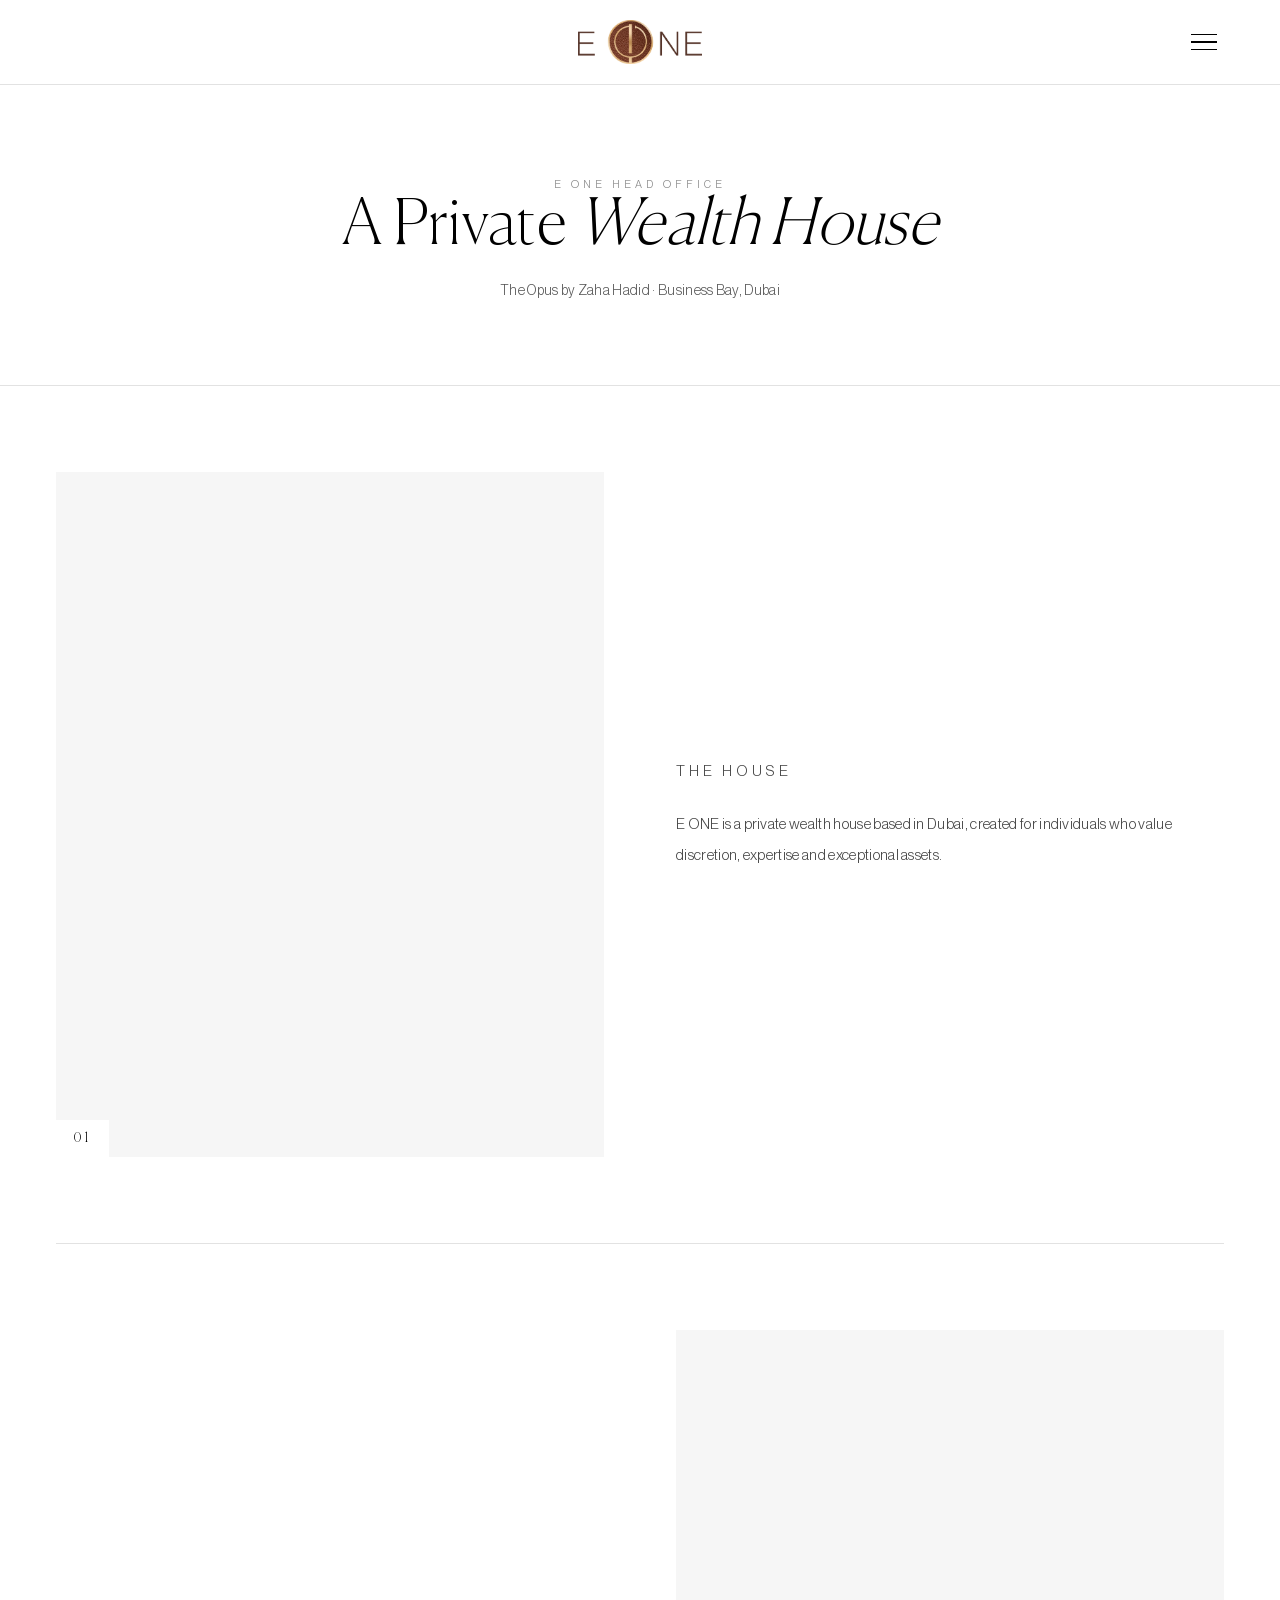
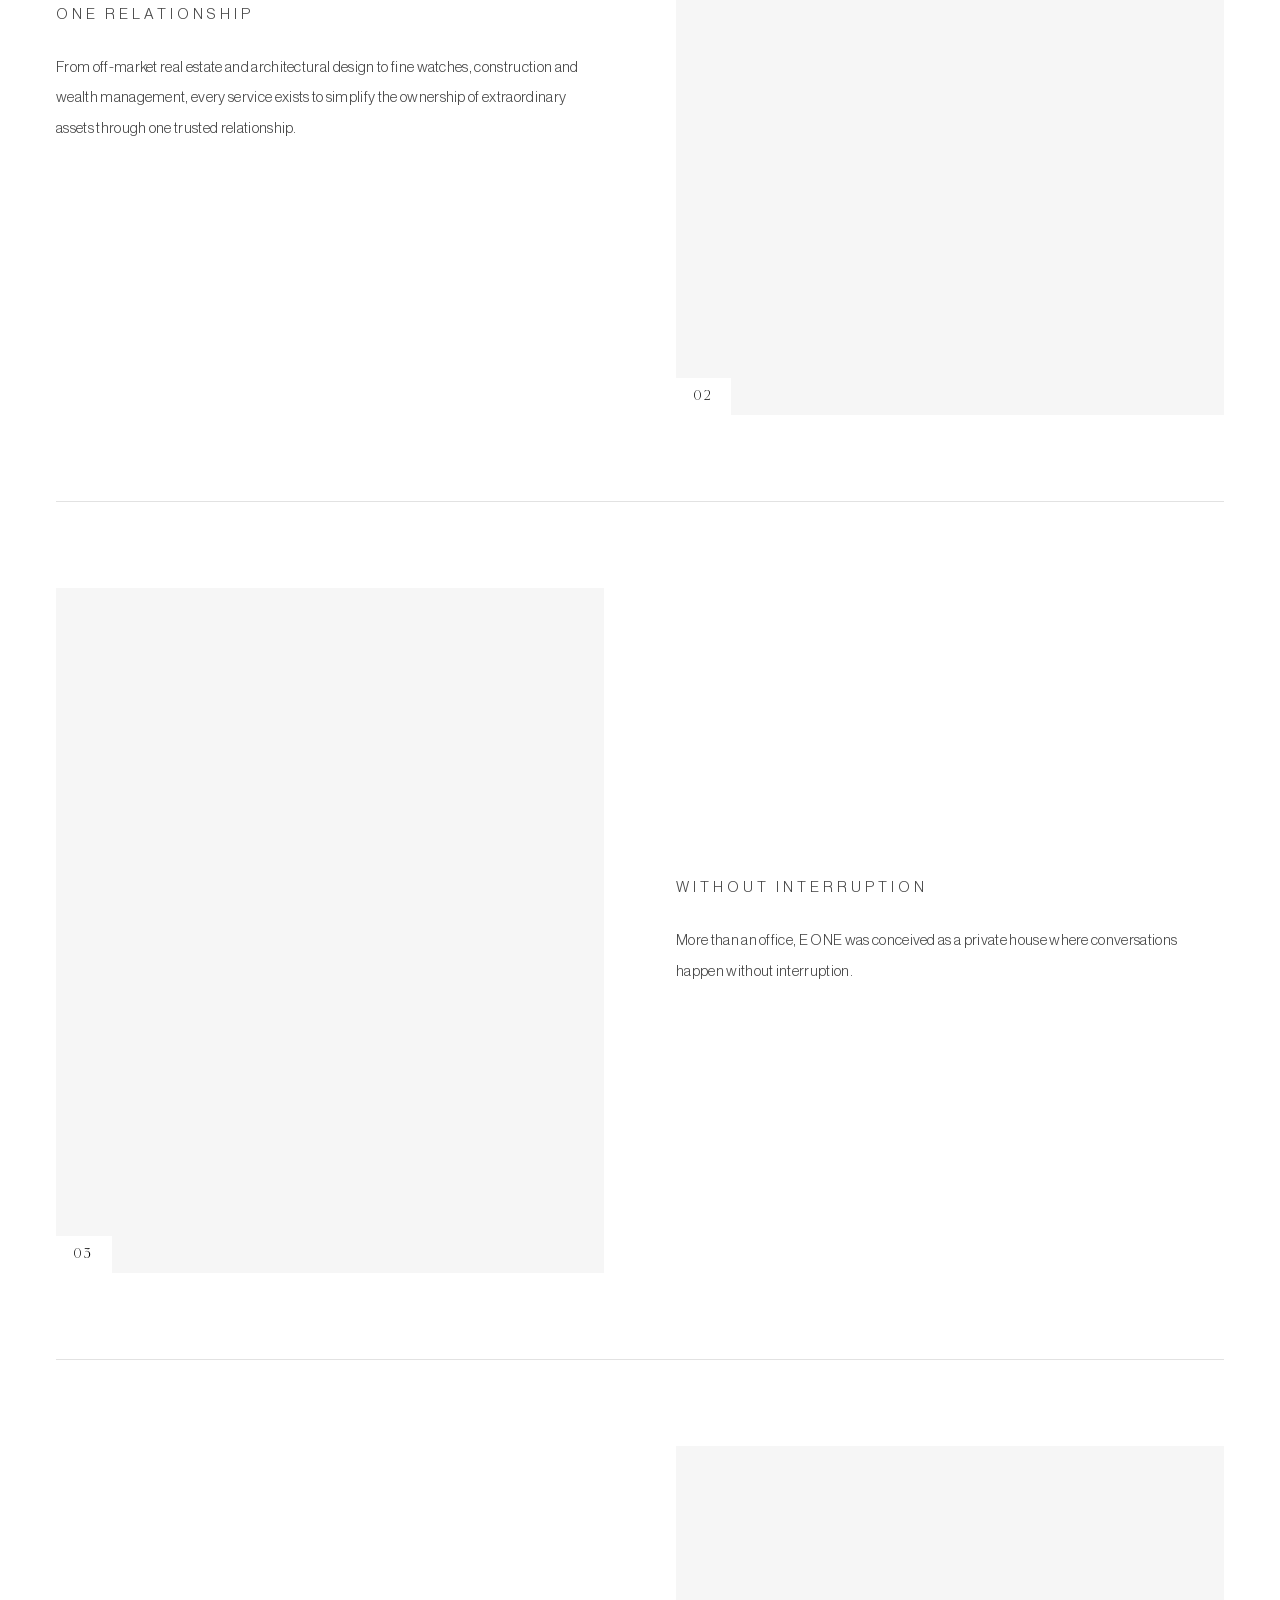
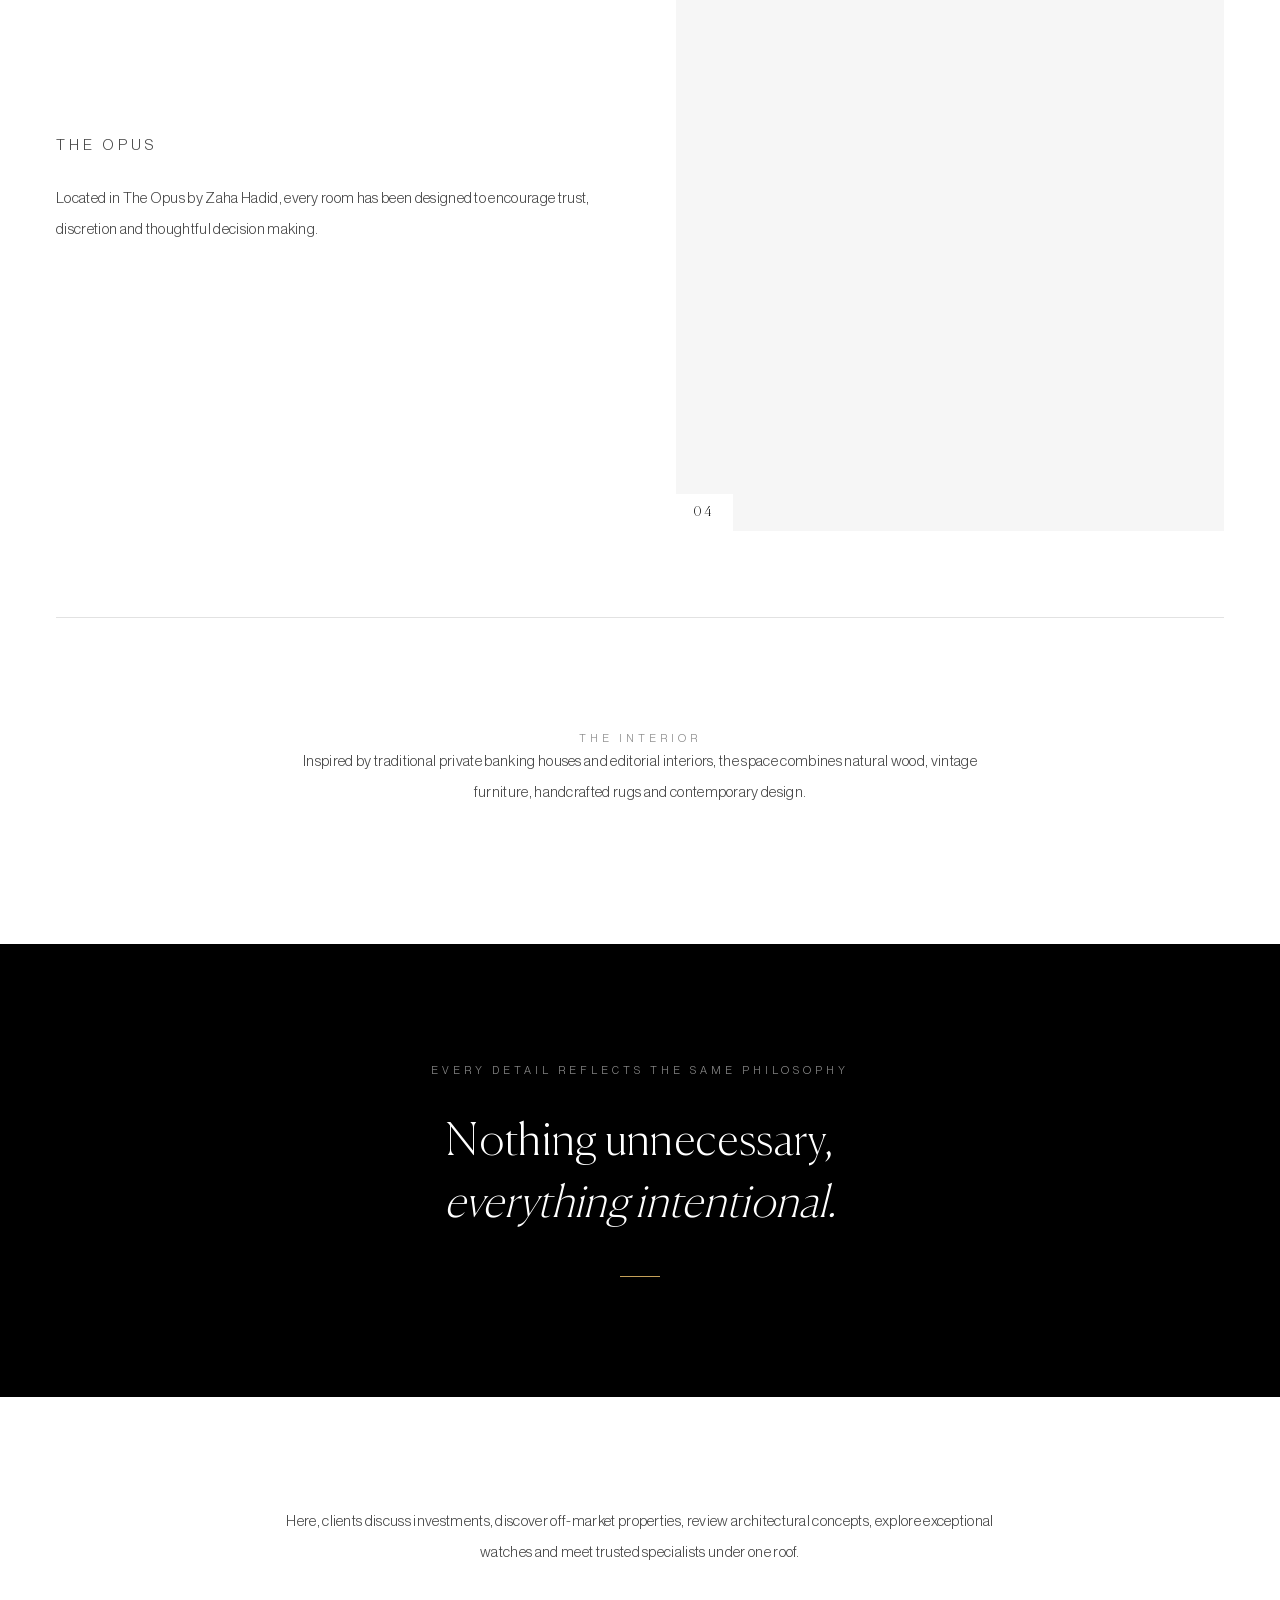
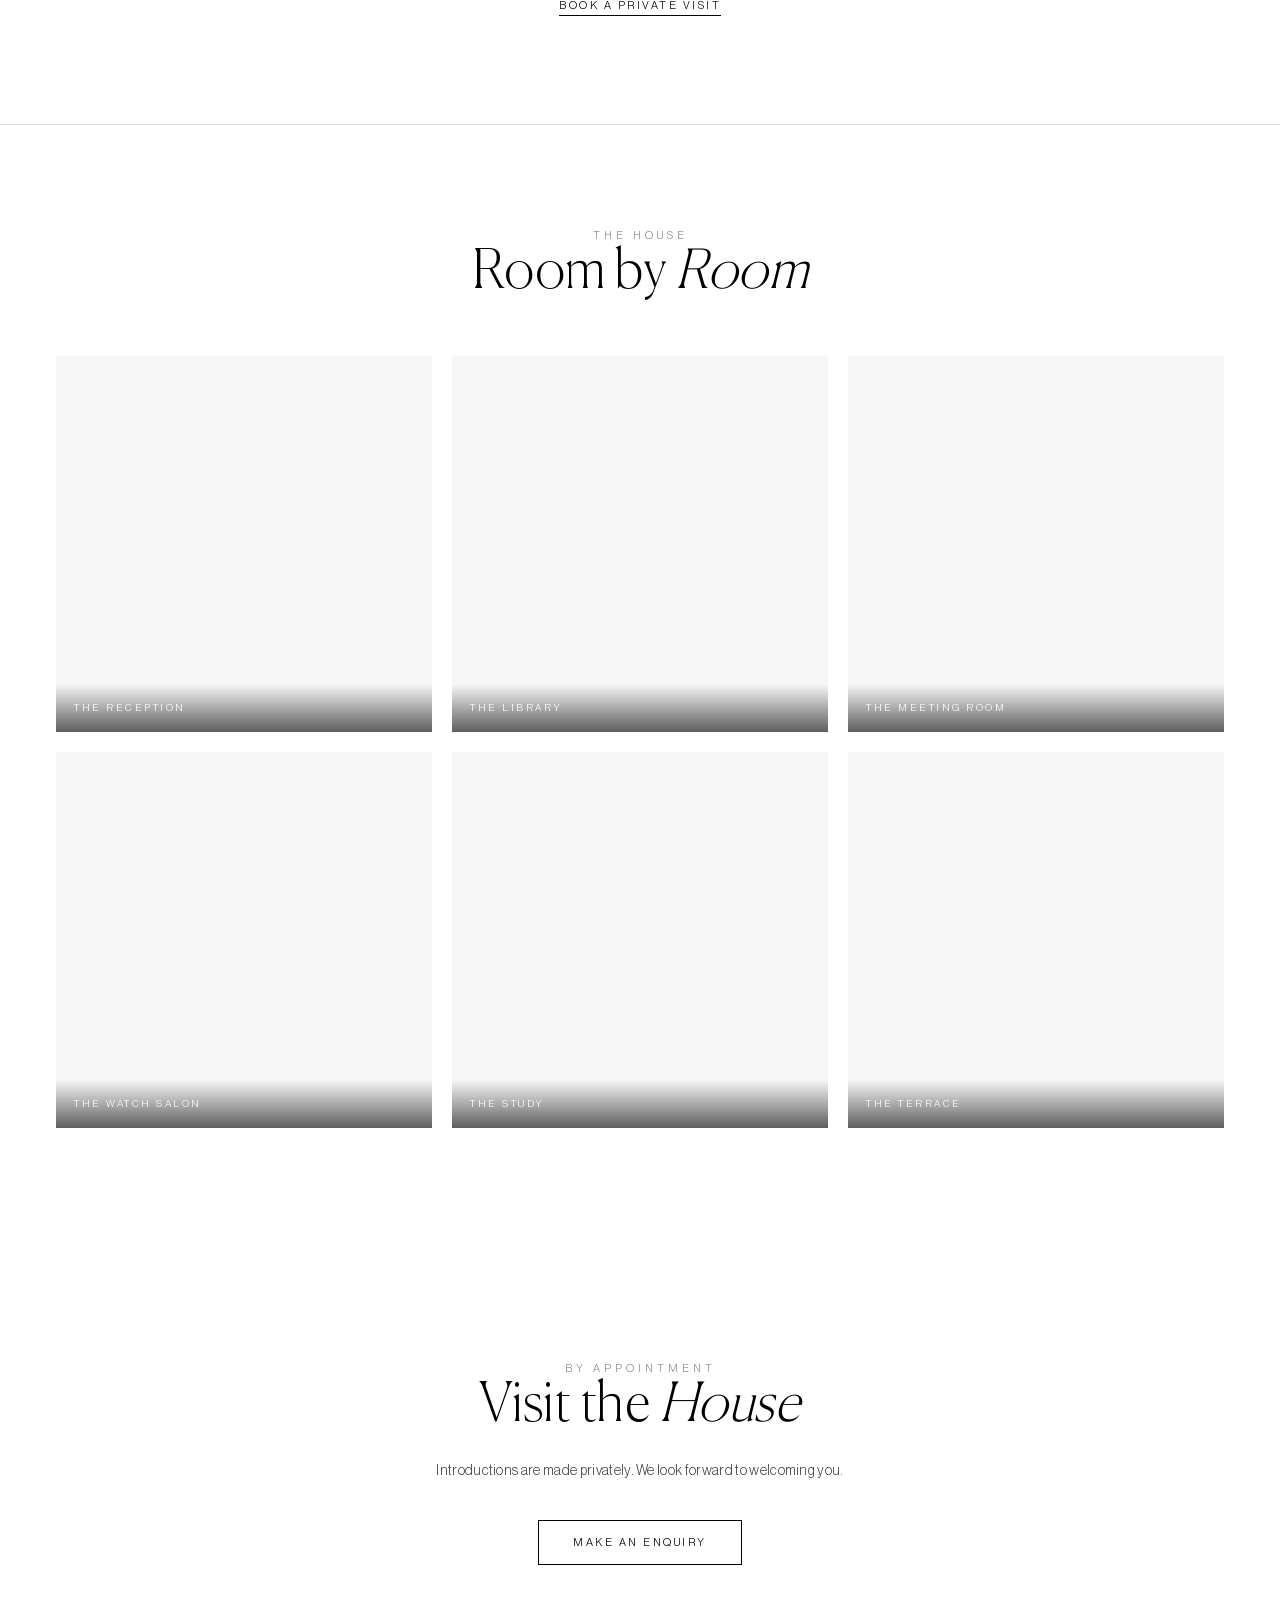
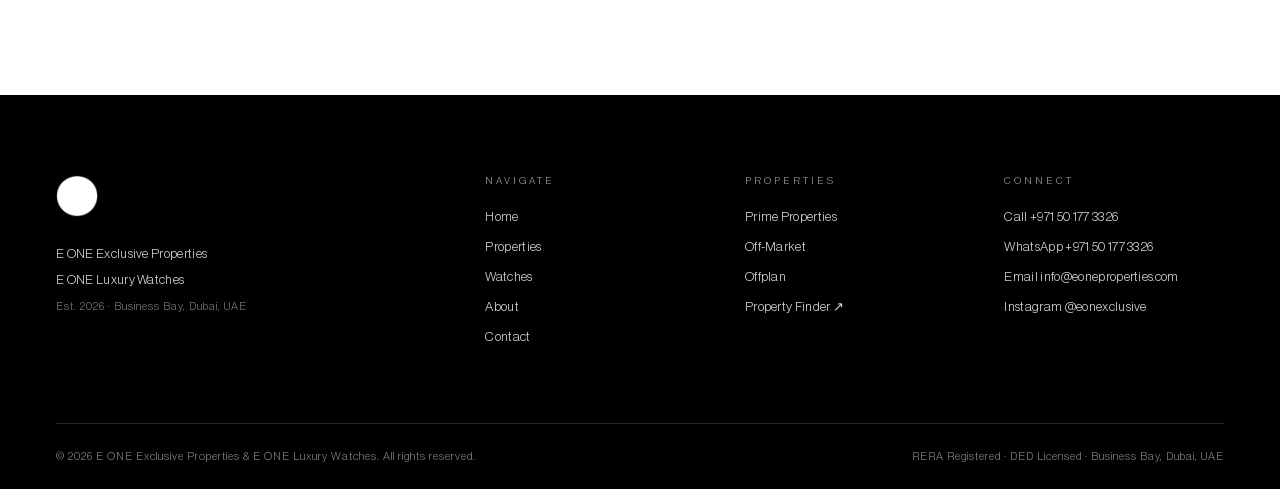
<file: house.html>
<!DOCTYPE html>
<html lang="en">
<head>
<meta charset="UTF-8">
<meta name="viewport" content="width=device-width, initial-scale=1.0">
<link rel="icon" type="image/png" href="eonelogo.png">
<link rel="apple-touch-icon" href="eonelogo.png">
<title>A Private Wealth House — E ONE Head Office · Dubai</title>
<meta name="description" content="E ONE is a private wealth house based in Dubai, created for individuals who value discretion, expertise and exceptional assets. Located in The Opus by Zaha Hadid.">
<link rel="stylesheet" href="fonts/fonts.css">
<link rel="stylesheet" href="eone.css">
<style>
/* ── THE HOUSE : editorial photo + caption sequence ── */
.hs-wrap { max-width: 1320px; margin: 0 auto; padding: 0 var(--pad); }

.hs-row {
  display: grid; grid-template-columns: 1fr 1fr; gap: 72px;
  align-items: center; padding: 86px 0; border-bottom: 1px solid var(--line);
}
.hs-row:nth-child(even) .hs-fig { order: 2; }
.hs-fig { position: relative; overflow: hidden; background: var(--soft); aspect-ratio: 4/5; }
.hs-fig-img {
  position: absolute; inset: 0; background-size: cover; background-position: center;
  filter: grayscale(100%); transform: scale(1.03);
  transition: transform 1.1s cubic-bezier(.22,1,.36,1), filter .6s ease;
}
.hs-row:hover .hs-fig-img { filter: grayscale(0%); transform: scale(1); }
.hs-fig-n {
  position: absolute; left: 0; bottom: 0; z-index: 2;
  background: var(--paper); color: var(--ink);
  font-family: var(--display); font-size: 13px; letter-spacing: 3px;
  padding: 12px 18px;
}
.hs-cap p { font-size: 15px; line-height: 2.05; color: #444; font-weight: 300; }
.hs-cap .eyebrow { margin-bottom: 22px; }

/* reveal on scroll */
.hs-row { opacity: 0; transform: translateY(28px); transition: opacity 1s ease, transform 1.1s cubic-bezier(.22,1,.36,1); }
.hs-row.in { opacity: 1; transform: none; }

/* ── closing editorial block ── */
.hs-close { padding: 110px var(--pad); text-align: center; }
.hs-close-inner { max-width: 720px; margin: 0 auto; }
.hs-close p { font-size: 15px; line-height: 2.05; color: #444; font-weight: 300; margin-bottom: 26px; }

.hs-creed { padding: 120px var(--pad); background: var(--ink); color: var(--paper); text-align: center; }
.hs-creed-inner { max-width: 760px; margin: 0 auto; }
.hs-creed-label { font-size: 11px; letter-spacing: 4px; text-transform: uppercase; opacity: .55; margin-bottom: 36px; }
.hs-creed blockquote { font-family: var(--display); font-weight: 100; font-size: clamp(26px,3.6vw,44px); line-height: 1.4; }
.hs-creed blockquote em { font-style: italic; display: block; }
.hs-creed .rule { width: 40px; height: 1px; background: var(--gold); margin: 40px auto 0; }

/* ── gallery grid ── */
.hs-gal { max-width: var(--max); margin: 0 auto; padding: 100px var(--pad); }
.hs-gal-head { text-align: center; margin-bottom: 54px; }
.hs-gal-grid { display: grid; grid-template-columns: repeat(3,1fr); gap: 20px; }
.hs-tile { position: relative; aspect-ratio: 1/1; overflow: hidden; background: var(--soft); }
.hs-tile-img {
  position: absolute; inset: 0; background-size: cover; background-position: center;
  filter: grayscale(100%); transition: transform .9s ease, filter .5s;
}
.hs-tile:hover .hs-tile-img { transform: scale(1.06); filter: grayscale(0%); }
.hs-tile-cap {
  position: absolute; left: 0; right: 0; bottom: 0; z-index: 2;
  padding: 18px; font-size: 10px; letter-spacing: 2.5px; text-transform: uppercase;
  color: #fff; background: linear-gradient(180deg, rgba(0,0,0,0), rgba(0,0,0,.62));
}

@media (max-width: 900px) {
  .hs-row { grid-template-columns: 1fr; gap: 34px; padding: 56px 0; }
  .hs-row:nth-child(even) .hs-fig { order: 0; }
  .hs-fig { aspect-ratio: 4/3; }
  .hs-gal-grid { grid-template-columns: repeat(2,1fr); gap: 14px; }
  .hs-close, .hs-creed { padding: 72px var(--pad); }
}
@media (max-width: 560px) {
  .hs-gal-grid { grid-template-columns: 1fr; }
}
@media (prefers-reduced-motion: reduce) {
  .hs-row { opacity: 1; transform: none; }
}
</style>
</head>
<body>

<nav class="nav" id="nav">
  <div class="nav-top">
    <a href="index.html" class="nav-logo"><img src="eonelogo-wordmark.png" alt="E ONE" class="logo-mark"></a>
    <div class="nav-menu" id="navMenu">
      <ul class="nav-links">
        <li><a href="properties.html" class="nhl">Properties</a></li>
        <li><a href="watches.html" class="nhl">Watches</a></li>
        <li><a href="properties.html" class="nhl">Off-Market</a></li>
        <li><a href="services.html" class="nhl">Services</a></li>
        <li><a href="about.html" class="nhl">About Us</a></li>
        <li><a href="about.html" class="nhl">Careers</a></li>
        <li><a href="contact.html" class="nhl">Contact</a></li>
        <li><a href="https://www.propertyfinder.ae/en/broker/eone-prime-properties-l-l-c-s-o-c-v2-179995" target="_blank" rel="noopener" class="nhl">Property Finder</a></li>
      </ul>
      <a href="book.html" class="nav-cta">Book a Private Visit</a>
    </div>
    <button class="nav-burger" id="burger" aria-label="Open menu" aria-expanded="false" aria-controls="navMenu"><span></span><span></span><span></span></button>
  </div>
</nav>

<section class="page-hero">
  <div class="page-hero-inner">
    <span class="eyebrow">E ONE Head Office</span>
    <h1 class="page-h1">A Private <em>Wealth House</em></h1>
    <p>The Opus by Zaha Hadid · Business Bay, Dubai</p>
  </div>
</section>

<!-- ════ PHOTO + CAPTION SEQUENCE (injected by JS from the HOUSE array below) ════ -->
<section class="hs-wrap" id="hsStory"></section>

<!-- ════ CLOSING EDITORIAL ════ -->
<section class="hs-close">
  <div class="hs-close-inner">
    <span class="eyebrow">The Interior</span>
    <p>Inspired by traditional private banking houses and editorial interiors, the space combines natural wood, vintage furniture, handcrafted rugs and contemporary design.</p>
  </div>
</section>

<section class="hs-creed">
  <div class="hs-creed-inner">
    <p class="hs-creed-label">Every detail reflects the same philosophy</p>
    <blockquote>Nothing unnecessary,<em>everything intentional.</em></blockquote>
    <div class="rule"></div>
  </div>
</section>

<section class="hs-close" style="border-bottom:1px solid var(--line);">
  <div class="hs-close-inner">
    <p>Here, clients discuss investments, discover off-market properties, review architectural concepts, explore exceptional watches and meet trusted specialists under one roof.</p>
    <a href="book.html" class="link-ink">Book a Private Visit</a>
  </div>
</section>

<!-- ════ GALLERY GRID (optional — delete this whole section if not wanted) ════ -->
<section class="hs-gal">
  <div class="hs-gal-head">
    <span class="eyebrow">The House</span>
    <h2 class="sh">Room by <em>Room</em></h2>
  </div>
  <div class="hs-gal-grid" id="hsGal"></div>
</section>

<section class="cta">
  <div class="cta-inner">
    <span class="eyebrow">By Appointment</span>
    <h2 class="sh">Visit the <em>House</em></h2>
    <p>Introductions are made privately. We look forward to welcoming you.</p>
    <a href="contact.html" class="btn-outline">Make an Enquiry</a>
  </div>
</section>

<footer class="footer">
  <div class="footer-inner">
    <div class="footer-brand">
      <img src="eonelogo.png" alt="E ONE" class="footer-logo">
      <p>E ONE Exclusive Properties<br>E ONE Luxury Watches<br><span>Est. 2026 · Business Bay, Dubai, UAE</span></p>
    </div>
    <div class="footer-cols">
      <div class="fc"><h4>Navigate</h4><a href="index.html">Home</a><a href="properties.html">Properties</a><a href="watches.html">Watches</a><a href="about.html">About</a><a href="contact.html">Contact</a></div>
      <div class="fc"><h4>Properties</h4><a href="properties.html">Prime Properties</a><a href="properties.html">Off-Market</a><a href="properties.html">Offplan</a><a href="https://www.propertyfinder.ae/en/broker/eone-prime-properties-l-l-c-s-o-c-v2-179995" target="_blank" rel="noopener">Property Finder ↗</a></div>
      <div class="fc"><h4>Connect</h4><a href="tel:+971501773326">Call +971 50 177 3326</a><a href="https://wa.me/971501773326?text=Hello%20E%20ONE%2C%20I%20would%20like%20to%20make%20an%20enquiry." target="_blank" rel="noopener">WhatsApp +971 50 177 3326</a><a href="mailto:info@eoneproperties.com">Email info@eoneproperties.com</a><a href="https://www.instagram.com/eonexclusive/" target="_blank" rel="noopener">Instagram @eonexclusive</a></div>
    </div>
  </div>
  <div class="footer-bottom">
    <span>© 2026 E ONE Exclusive Properties &amp; E ONE Luxury Watches. All rights reserved.</span>
    <span>RERA Registered · DED Licensed · Business Bay, Dubai, UAE</span>
  </div>
</footer>

<script src="eone.js"></script>
<script>
/* ═══════════════════════════════════════════════════════════════
   OFFICE PHOTOS — SWAP THESE FOR REAL E ONE SHOTS
   Replace each `img` with your own file, e.g. img:'images/office-01.jpg'
   `fallback` is only used if the primary image fails to load.
   ═══════════════════════════════════════════════════════════════ */
const HOUSE = [
  { label:'The House',
    text:'E ONE is a private wealth house based in Dubai, created for individuals who value discretion, expertise and exceptional assets.',
    img:'https://images.unsplash.com/photo-1497366754035-f200968a6e72?auto=format&fit=crop&w=1600&q=80',
    fallback:'https://images.unsplash.com/photo-1524758631624-e2822e304c36?auto=format&fit=crop&w=1600&q=80' },

  { label:'One Relationship',
    text:'From off-market real estate and architectural design to fine watches, construction and wealth management, every service exists to simplify the ownership of extraordinary assets through one trusted relationship.',
    img:'https://images.unsplash.com/photo-1497215728101-856f4ea42174?auto=format&fit=crop&w=1600&q=80',
    fallback:'https://images.unsplash.com/photo-1541746972996-4e0b0f43e02a?auto=format&fit=crop&w=1600&q=80' },

  { label:'Without Interruption',
    text:'More than an office, E ONE was conceived as a private house where conversations happen without interruption.',
    img:'https://images.unsplash.com/photo-1600607687920-4e2a09cf159d?auto=format&fit=crop&w=1600&q=80',
    fallback:'https://images.unsplash.com/photo-1616486338812-3dadae4b4ace?auto=format&fit=crop&w=1600&q=80' },

  { label:'The Opus',
    text:'Located in The Opus by Zaha Hadid, every room has been designed to encourage trust, discretion and thoughtful decision making.',
    img:'https://images.unsplash.com/photo-1486406146926-c627a92ad1ab?auto=format&fit=crop&w=1600&q=80',
    fallback:'https://images.unsplash.com/photo-1449157291145-7efd050a4d0e?auto=format&fit=crop&w=1600&q=80' },
];

/* Gallery tiles — same idea, swap freely. Delete entries to shorten the grid. */
const GALLERY = [
  { cap:'The Reception',   img:'https://images.unsplash.com/photo-1600210492486-724fe5c67fb0?auto=format&fit=crop&w=1000&q=80' },
  { cap:'The Library',     img:'https://images.unsplash.com/photo-1524758631624-e2822e304c36?auto=format&fit=crop&w=1000&q=80' },
  { cap:'The Meeting Room',img:'https://images.unsplash.com/photo-1604328698692-f76ea9498e76?auto=format&fit=crop&w=1000&q=80' },
  { cap:'The Watch Salon', img:'https://images.unsplash.com/photo-1587836374828-4dbafa94cf0e?auto=format&fit=crop&w=1000&q=80' },
  { cap:'The Study',       img:'https://images.unsplash.com/photo-1618221195710-dd6b41faaea6?auto=format&fit=crop&w=1000&q=80' },
  { cap:'The Terrace',     img:'https://images.unsplash.com/photo-1512918728675-ed5a9ecdebfd?auto=format&fit=crop&w=1000&q=80' },
];

/* ── build the photo + caption sequence ── */
const story = document.getElementById('hsStory');
HOUSE.forEach((h, i) => {
  const row = document.createElement('article');
  row.className = 'hs-row';
  row.innerHTML = `
    <figure class="hs-fig">
      <div class="hs-fig-img"></div>
      <figcaption class="hs-fig-n">${String(i + 1).padStart(2, '0')}</figcaption>
    </figure>
    <div class="hs-cap">
      <p class="eyebrow">${h.label}</p>
      <p>${h.text}</p>
    </div>
  `;
  const bg = row.querySelector('.hs-fig-img');
  const probe = new Image();
  probe.onload  = () => { bg.style.backgroundImage = `url('${h.img}')`; };
  probe.onerror = () => { bg.style.backgroundImage = `url('${h.fallback}')`; };
  probe.src = h.img;
  story.appendChild(row);
});

/* ── build the gallery grid ── */
const gal = document.getElementById('hsGal');
GALLERY.forEach(g => {
  const tile = document.createElement('figure');
  tile.className = 'hs-tile';
  tile.innerHTML = `<div class="hs-tile-img"></div><figcaption class="hs-tile-cap">${g.cap}</figcaption>`;
  tile.querySelector('.hs-tile-img').style.backgroundImage = `url('${g.img}')`;
  gal.appendChild(tile);
});

/* ── reveal rows on scroll ── */
const hsIo = new IntersectionObserver(entries => {
  entries.forEach(e => { if (e.isIntersecting) { e.target.classList.add('in'); hsIo.unobserve(e.target); } });
}, { threshold: 0.18 });
document.querySelectorAll('.hs-row').forEach(el => hsIo.observe(el));
requestAnimationFrame(() => document.querySelector('.hs-row')?.classList.add('in'));
</script>
</body>
</html>
</file>
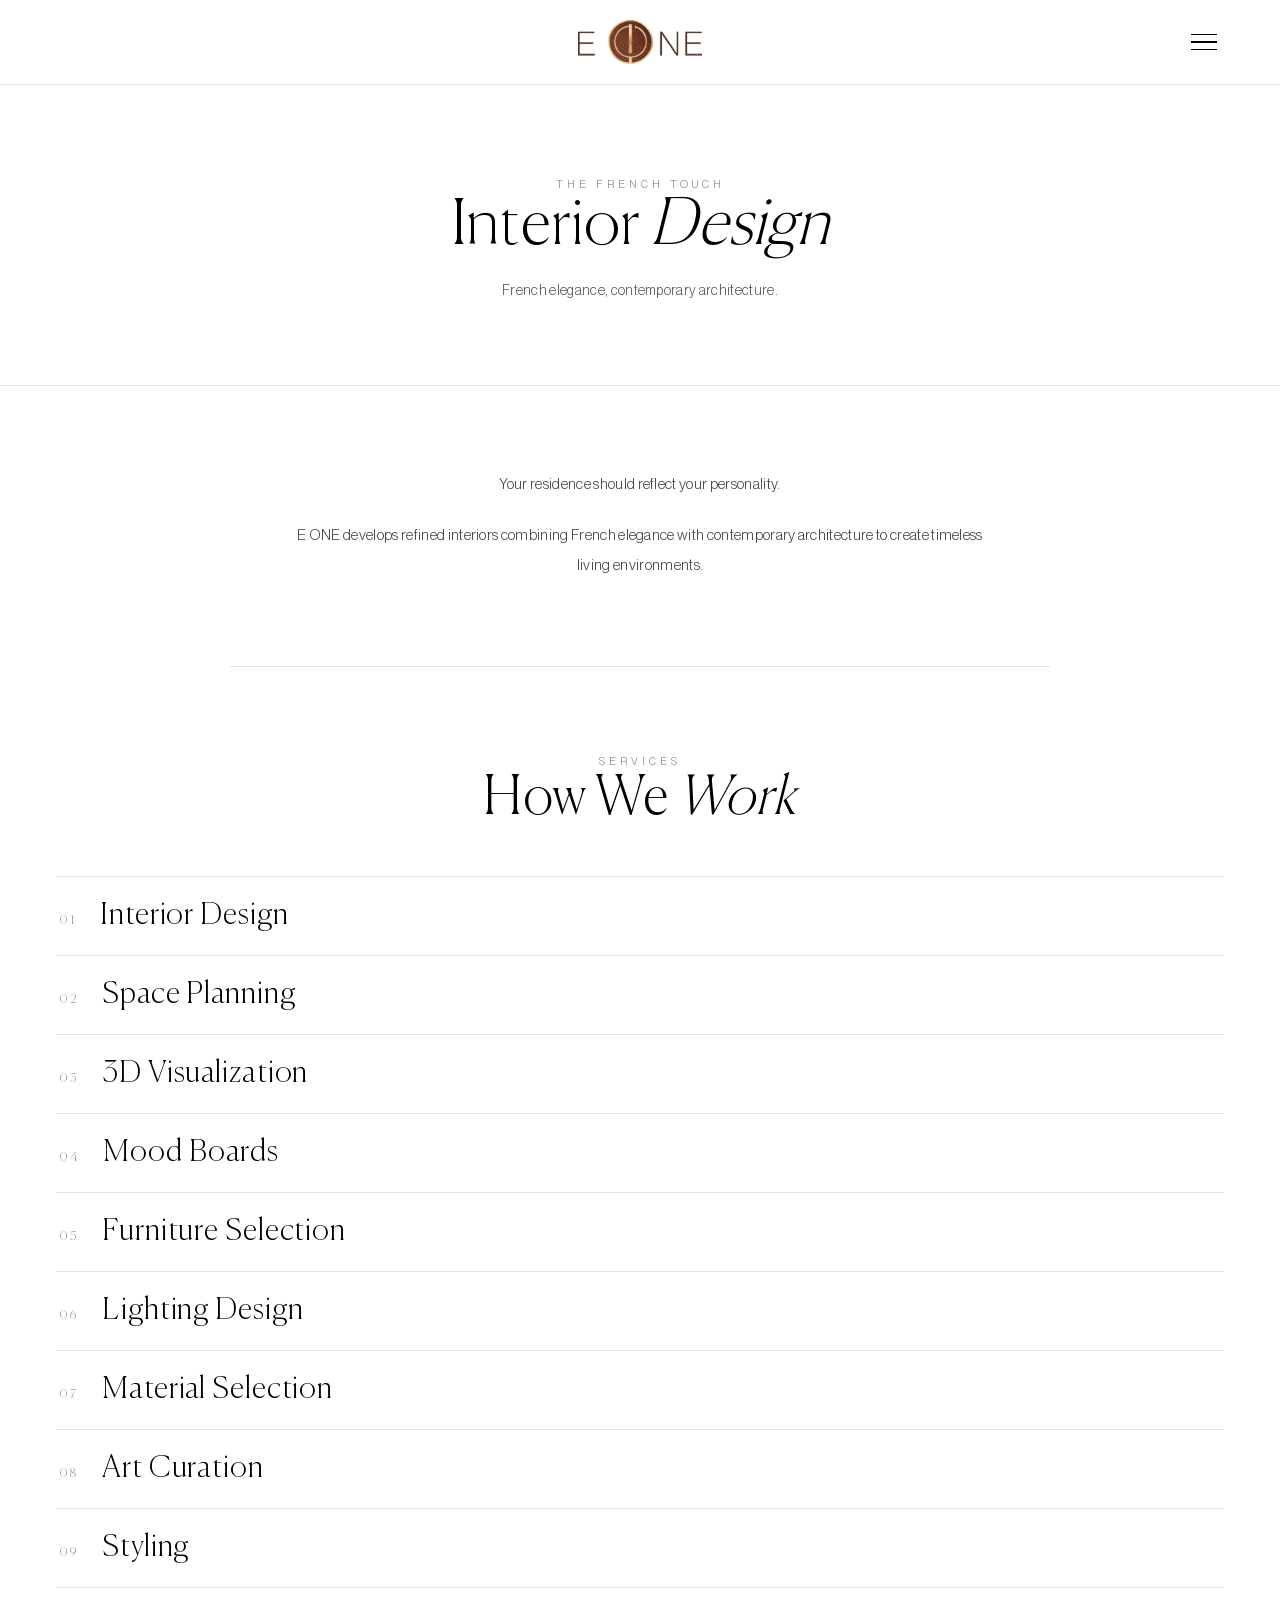
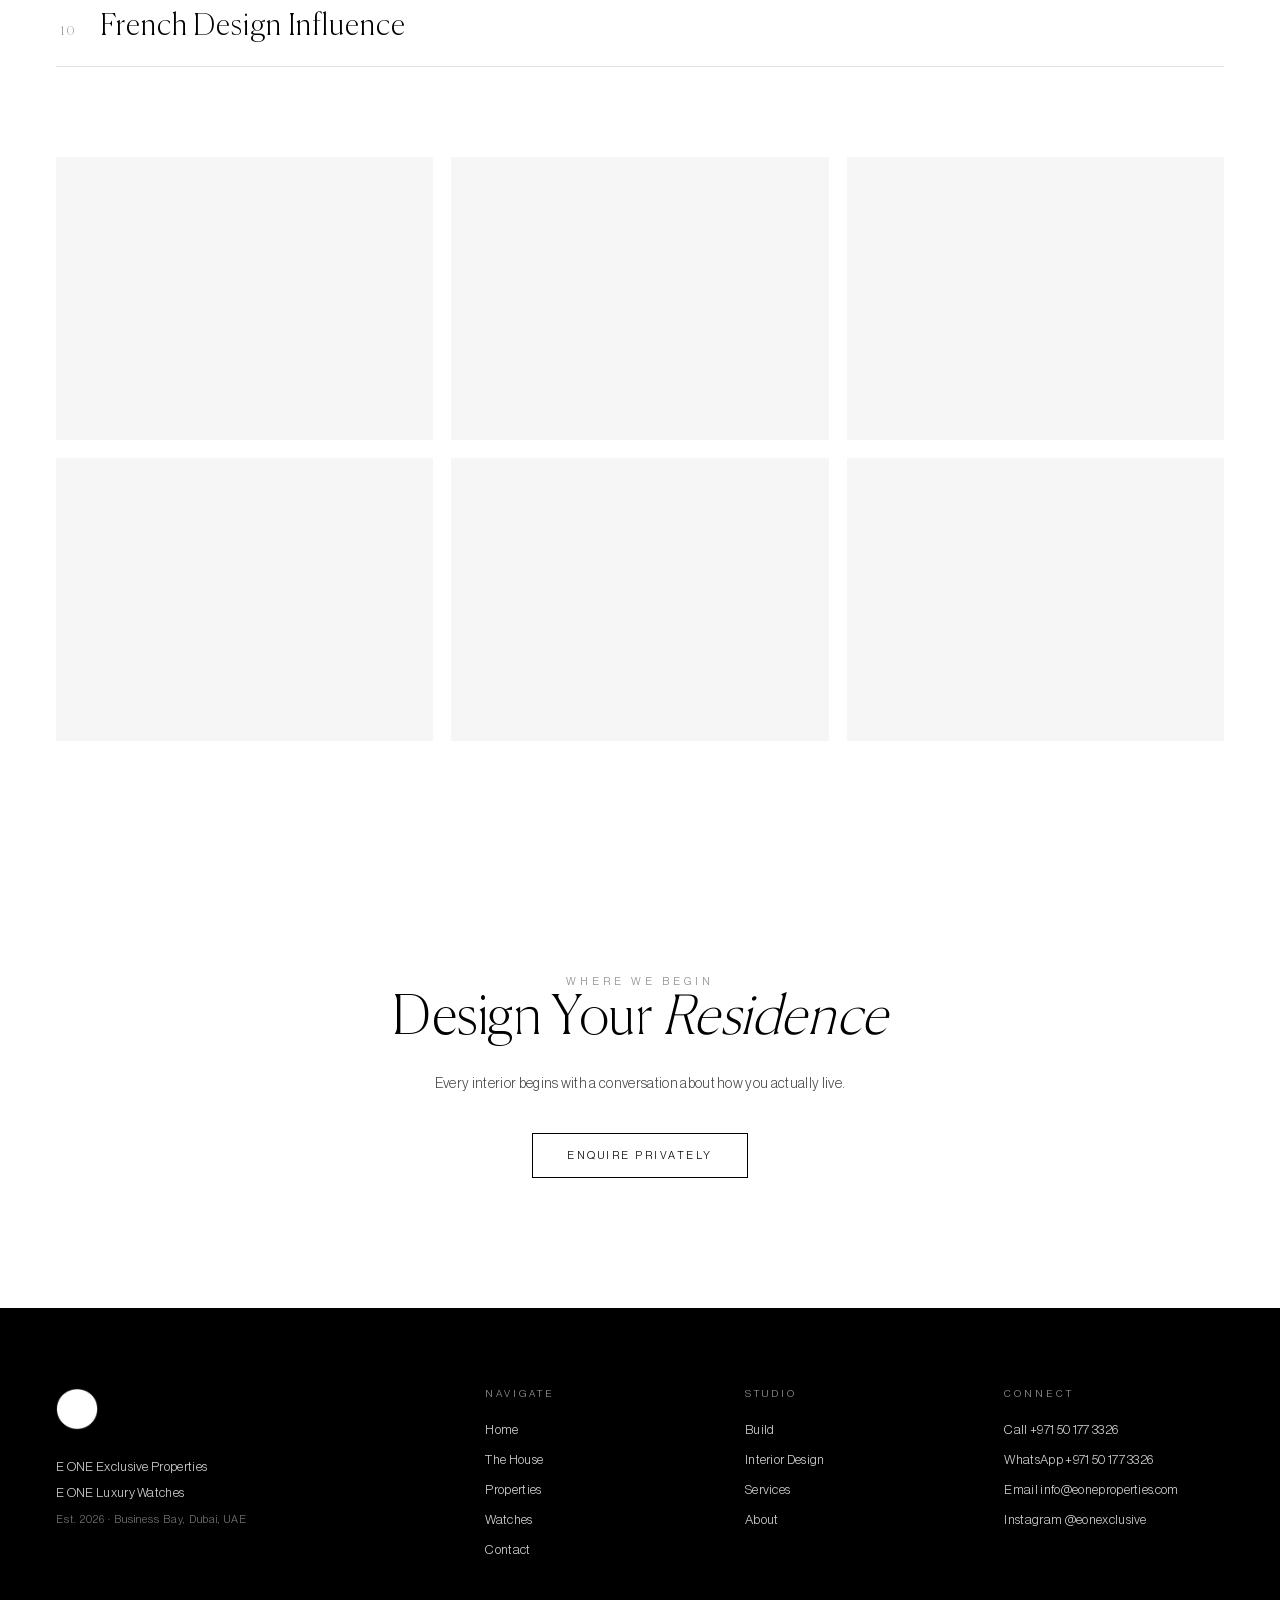
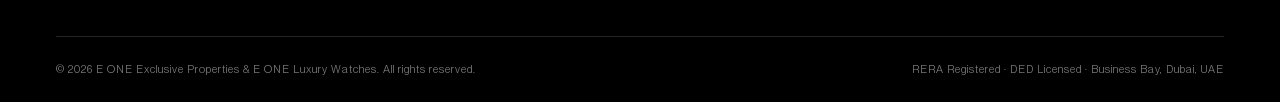
<file: interiors.html>
<!DOCTYPE html>
<html lang="en">
<head>
<meta charset="UTF-8">
<meta name="viewport" content="width=device-width, initial-scale=1.0">
<link rel="icon" type="image/png" href="eonelogo.png">
<link rel="apple-touch-icon" href="eonelogo.png">
<title>Interior Design — The French Touch · E ONE Dubai</title>
<meta name="description" content="E ONE develops refined interiors combining French elegance with contemporary architecture to create timeless living environments.">
<link rel="stylesheet" href="fonts/fonts.css">
<link rel="stylesheet" href="eone.css">
<style>
/* ── intro ── */
.sv-intro { max-width: 820px; margin: 0 auto; padding: 84px var(--pad); text-align: center; border-bottom: 1px solid var(--line); }
.sv-intro p { font-size: 15px; line-height: 2.05; color: #444; font-weight: 300; margin-bottom: 20px; }
.sv-intro p:last-child { margin-bottom: 0; }

/* ── index list (brands / sections / services) ── */
.sv-list-wrap { max-width: var(--max); margin: 0 auto; padding: 84px var(--pad) 20px; }
.sv-list-head { text-align: center; margin-bottom: 48px; }
.sv-list { list-style: none; margin: 0; padding: 0; border-top: 1px solid var(--line); }
.sv-list li {
  display: flex; align-items: baseline; gap: 24px;
  padding: 24px 4px; border-bottom: 1px solid var(--line);
  transition: background .4s ease, padding-left .4s cubic-bezier(.22,1,.36,1);
}
.sv-list li:hover { background: var(--soft); padding-left: 16px; }
.sv-list .n { font-family: var(--display); font-size: 12px; letter-spacing: 2.5px; color: var(--muted); flex: 0 0 auto; }
.sv-list .t {
  font-family: var(--display); font-weight: 100; letter-spacing: .03em;
  font-size: clamp(19px, 2.4vw, 30px); color: var(--ink);
}

/* ── photo strip ── */
.sv-gal { max-width: var(--max); margin: 0 auto; padding: 70px var(--pad) 100px; }
.sv-gal-grid { display: grid; grid-template-columns: repeat(3, 1fr); gap: 18px; }
.sv-tile { position: relative; aspect-ratio: 4/3; overflow: hidden; background: var(--soft); }
.sv-tile-img { position: absolute; inset: 0; background-size: cover; background-position: center; filter: grayscale(100%); transition: transform .9s ease, filter .5s; }
.sv-tile:hover .sv-tile-img { transform: scale(1.06); filter: grayscale(0%); }

@media (max-width: 900px) {
  .sv-intro { padding: 60px var(--pad); }
  .sv-list-wrap { padding: 60px var(--pad) 10px; }
  .sv-list li { gap: 16px; padding: 18px 4px; }
  .sv-gal-grid { grid-template-columns: repeat(2, 1fr); gap: 12px; }
  .sv-gal { padding: 50px var(--pad) 70px; }
}
@media (max-width: 560px) { .sv-gal-grid { grid-template-columns: 1fr; } }
</style>
</head>
<body>

<nav class="nav" id="nav">
  <div class="nav-top">
    <a href="index.html" class="nav-logo"><img src="eonelogo-wordmark.png" alt="E ONE" class="logo-mark"></a>
    <div class="nav-menu" id="navMenu">
      <ul class="nav-links">
        <li><a href="properties.html" class="nhl">Properties</a></li>
        <li><a href="watches.html" class="nhl">Watches</a></li>
        <li><a href="build.html" class="nhl">Build</a></li>
        <li><a href="interiors.html" class="nhl active">Interiors</a></li>
        <li><a href="services.html" class="nhl">Services</a></li>
        <li><a href="about.html" class="nhl">About Us</a></li>
        <li><a href="contact.html" class="nhl">Contact</a></li>
        <li><a href="https://www.propertyfinder.ae/en/broker/eone-prime-properties-l-l-c-s-o-c-v2-179995" target="_blank" rel="noopener" class="nhl">Property Finder</a></li>
      </ul>
      <a href="book.html" class="nav-cta">Book a Private Visit</a>
    </div>
    <button class="nav-burger" id="burger" aria-label="Open menu" aria-expanded="false" aria-controls="navMenu"><span></span><span></span><span></span></button>
  </div>
</nav>

<section class="page-hero">
  <div class="page-hero-inner">
    <span class="eyebrow">The French Touch</span>
    <h1 class="page-h1">Interior <em>Design</em></h1>
    <p>French elegance, contemporary architecture.</p>
  </div>
</section>

<section class="sv-intro">
    <p>Your residence should reflect your personality.</p>
    <p>E ONE develops refined interiors combining French elegance with contemporary architecture to create timeless living environments.</p>
</section>

<section class="sv-list-wrap">
  <div class="sv-list-head">
    <span class="eyebrow">Services</span>
    <h2 class="sh">How We <em>Work</em></h2>
  </div>
  <ul class="sv-list">
    <li><span class="n">01</span><span class="t">Interior Design</span></li>
    <li><span class="n">02</span><span class="t">Space Planning</span></li>
    <li><span class="n">03</span><span class="t">3D Visualization</span></li>
    <li><span class="n">04</span><span class="t">Mood Boards</span></li>
    <li><span class="n">05</span><span class="t">Furniture Selection</span></li>
    <li><span class="n">06</span><span class="t">Lighting Design</span></li>
    <li><span class="n">07</span><span class="t">Material Selection</span></li>
    <li><span class="n">08</span><span class="t">Art Curation</span></li>
    <li><span class="n">09</span><span class="t">Styling</span></li>
    <li><span class="n">10</span><span class="t">French Design Influence</span></li>
  </ul>
</section>

<!-- PHOTOS — swap these URLs for real E ONE imagery -->
<section class="sv-gal">
  <div class="sv-gal-grid">
    <figure class="sv-tile"><div class="sv-tile-img" style="background-image:url('https://images.unsplash.com/photo-1618221195710-dd6b41faaea6?auto=format&fit=crop&w=1200&q=80')"></div></figure>
    <figure class="sv-tile"><div class="sv-tile-img" style="background-image:url('https://images.unsplash.com/photo-1616486338812-3dadae4b4ace?auto=format&fit=crop&w=1200&q=80')"></div></figure>
    <figure class="sv-tile"><div class="sv-tile-img" style="background-image:url('https://images.unsplash.com/photo-1600210492486-724fe5c67fb0?auto=format&fit=crop&w=1200&q=80')"></div></figure>
    <figure class="sv-tile"><div class="sv-tile-img" style="background-image:url('https://images.unsplash.com/photo-1567767292278-a4f21aa2d36e?auto=format&fit=crop&w=1200&q=80')"></div></figure>
    <figure class="sv-tile"><div class="sv-tile-img" style="background-image:url('https://images.unsplash.com/photo-1615529182904-14819c35db37?auto=format&fit=crop&w=1200&q=80')"></div></figure>
    <figure class="sv-tile"><div class="sv-tile-img" style="background-image:url('https://images.unsplash.com/photo-1600607687644-c7171b42498b?auto=format&fit=crop&w=1200&q=80')"></div></figure>
  </div>
</section>

<section class="cta">
  <div class="cta-inner">
    <span class="eyebrow">Where We Begin</span>
    <h2 class="sh">Design Your <em>Residence</em></h2>
    <p>Every interior begins with a conversation about how you actually live.</p>
    <a href="contact.html" class="btn-outline">Enquire Privately</a>
  </div>
</section>

<footer class="footer">
  <div class="footer-inner">
    <div class="footer-brand">
      <img src="eonelogo.png" alt="E ONE" class="footer-logo">
      <p>E ONE Exclusive Properties<br>E ONE Luxury Watches<br><span>Est. 2026 · Business Bay, Dubai, UAE</span></p>
    </div>
    <div class="footer-cols">
      <div class="fc"><h4>Navigate</h4><a href="index.html">Home</a><a href="house.html">The House</a><a href="properties.html">Properties</a><a href="watches.html">Watches</a><a href="contact.html">Contact</a></div>
      <div class="fc"><h4>Studio</h4><a href="build.html">Build</a><a href="interiors.html">Interior Design</a><a href="services.html">Services</a><a href="about.html">About</a></div>
      <div class="fc"><h4>Connect</h4><a href="tel:+971501773326">Call +971 50 177 3326</a><a href="https://wa.me/971501773326?text=Hello%20E%20ONE%2C%20I%20would%20like%20to%20make%20an%20enquiry." target="_blank" rel="noopener">WhatsApp +971 50 177 3326</a><a href="mailto:info@eoneproperties.com">Email info@eoneproperties.com</a><a href="https://www.instagram.com/eonexclusive/" target="_blank" rel="noopener">Instagram @eonexclusive</a></div>
    </div>
  </div>
  <div class="footer-bottom">
    <span>© 2026 E ONE Exclusive Properties &amp; E ONE Luxury Watches. All rights reserved.</span>
    <span>RERA Registered · DED Licensed · Business Bay, Dubai, UAE</span>
  </div>
</footer>

<script src="eone.js"></script>
</body>
</html>
</file>
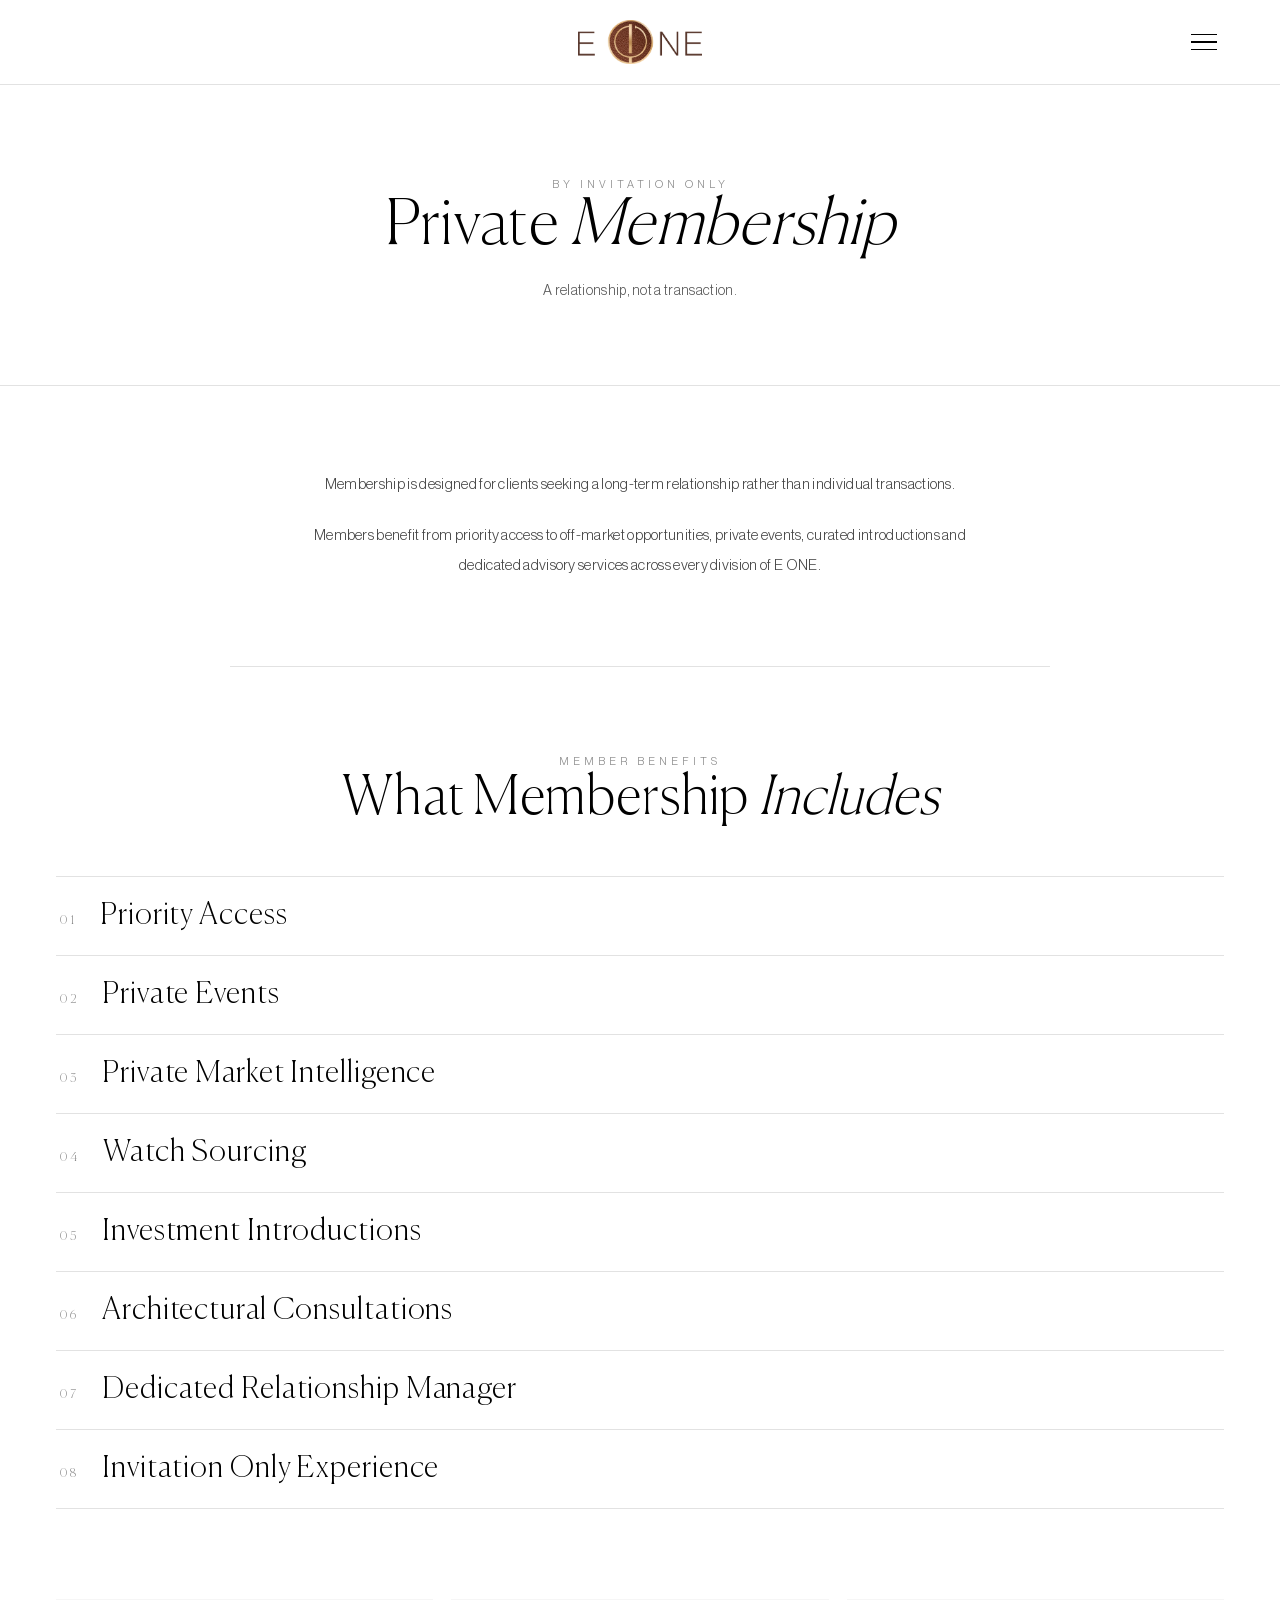
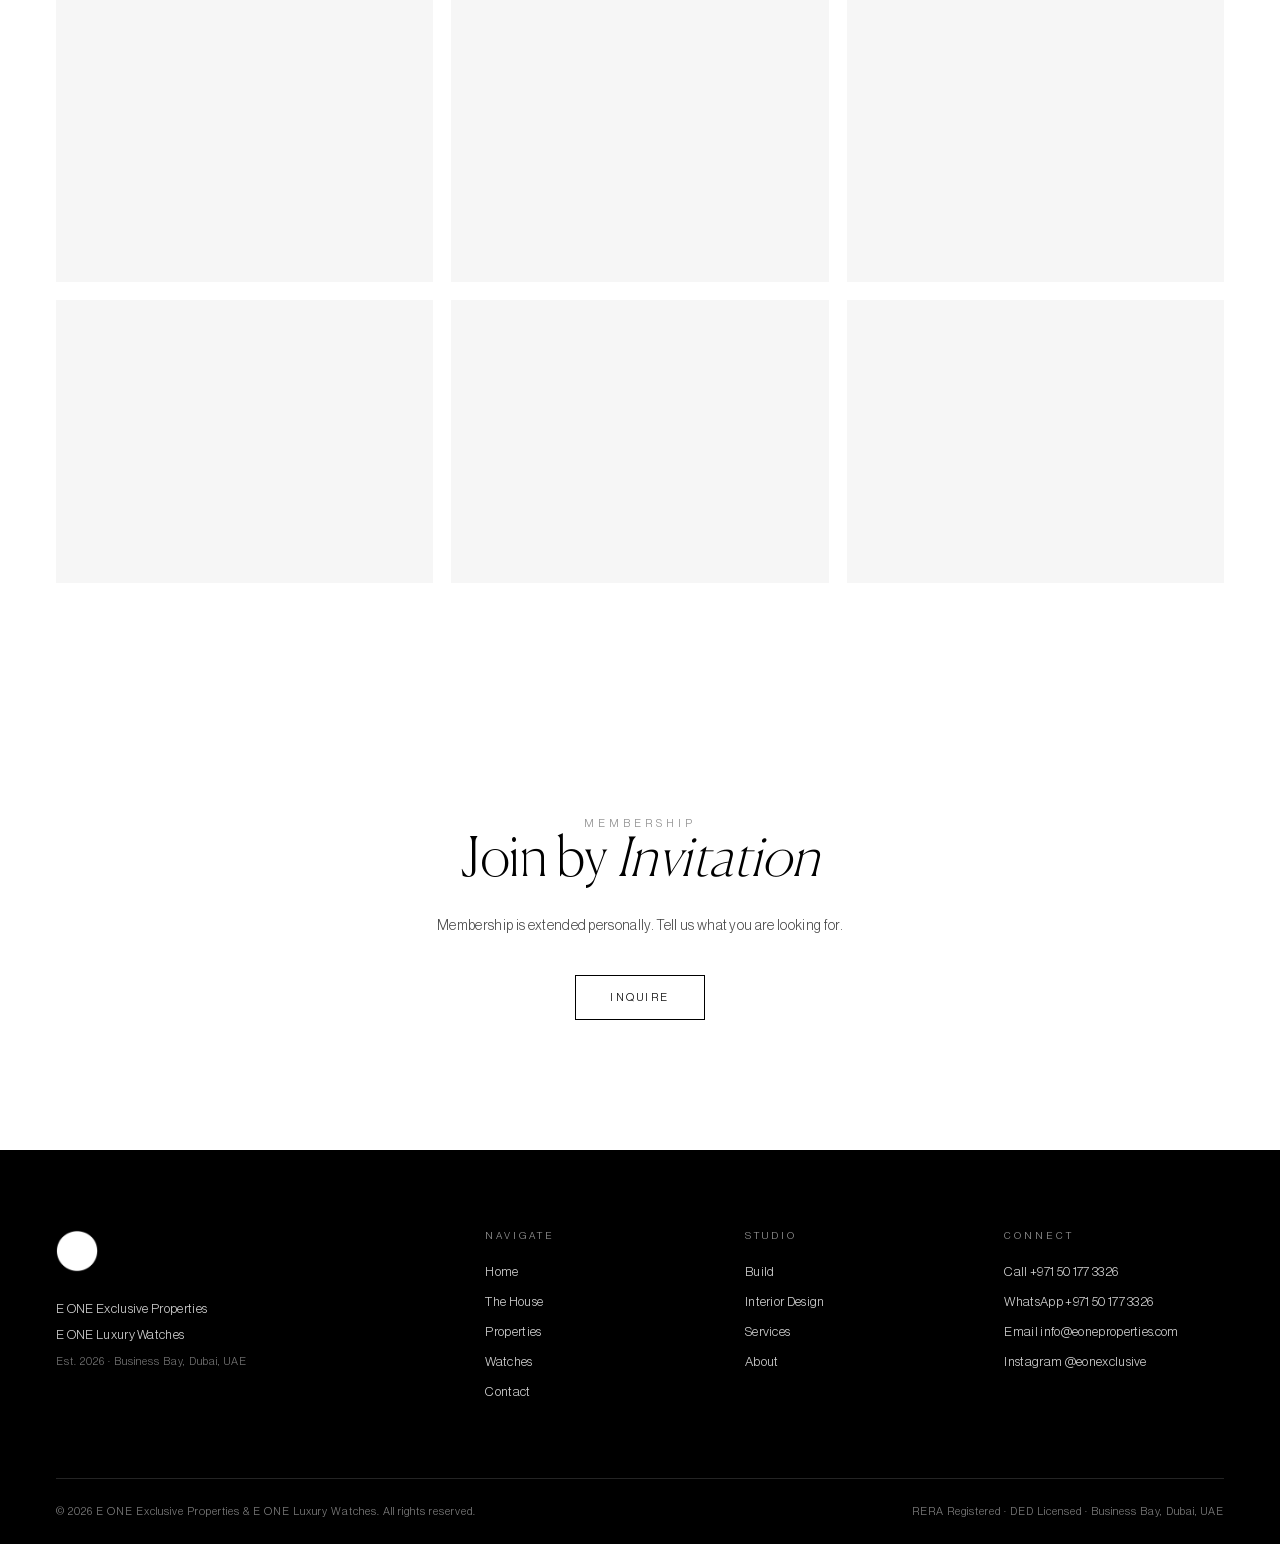
<file: membership.html>
<!DOCTYPE html>
<html lang="en">
<head>
<meta charset="UTF-8">
<meta name="viewport" content="width=device-width, initial-scale=1.0">
<link rel="icon" type="image/png" href="eonelogo.png">
<link rel="apple-touch-icon" href="eonelogo.png">
<title>Private Membership — By Invitation Only · E ONE Dubai</title>
<meta name="description" content="E ONE membership offers priority access to off-market opportunities, private events, curated introductions and dedicated advisory across every division.">
<link rel="stylesheet" href="fonts/fonts.css">
<link rel="stylesheet" href="eone.css">
<style>
/* ── intro ── */
.sv-intro { max-width: 820px; margin: 0 auto; padding: 84px var(--pad); text-align: center; border-bottom: 1px solid var(--line); }
.sv-intro p { font-size: 15px; line-height: 2.05; color: #444; font-weight: 300; margin-bottom: 20px; }
.sv-intro p:last-child { margin-bottom: 0; }

/* ── index list (brands / sections / services) ── */
.sv-list-wrap { max-width: var(--max); margin: 0 auto; padding: 84px var(--pad) 20px; }
.sv-list-head { text-align: center; margin-bottom: 48px; }
.sv-list { list-style: none; margin: 0; padding: 0; border-top: 1px solid var(--line); }
.sv-list li {
  display: flex; align-items: baseline; gap: 24px;
  padding: 24px 4px; border-bottom: 1px solid var(--line);
  transition: background .4s ease, padding-left .4s cubic-bezier(.22,1,.36,1);
}
.sv-list li:hover { background: var(--soft); padding-left: 16px; }
.sv-list .n { font-family: var(--display); font-size: 12px; letter-spacing: 2.5px; color: var(--muted); flex: 0 0 auto; }
.sv-list .t {
  font-family: var(--display); font-weight: 100; letter-spacing: .03em;
  font-size: clamp(19px, 2.4vw, 30px); color: var(--ink);
}

/* ── photo strip ── */
.sv-gal { max-width: var(--max); margin: 0 auto; padding: 70px var(--pad) 100px; }
.sv-gal-grid { display: grid; grid-template-columns: repeat(3, 1fr); gap: 18px; }
.sv-tile { position: relative; aspect-ratio: 4/3; overflow: hidden; background: var(--soft); }
.sv-tile-img { position: absolute; inset: 0; background-size: cover; background-position: center; filter: grayscale(100%); transition: transform .9s ease, filter .5s; }
.sv-tile:hover .sv-tile-img { transform: scale(1.06); filter: grayscale(0%); }

@media (max-width: 900px) {
  .sv-intro { padding: 60px var(--pad); }
  .sv-list-wrap { padding: 60px var(--pad) 10px; }
  .sv-list li { gap: 16px; padding: 18px 4px; }
  .sv-gal-grid { grid-template-columns: repeat(2, 1fr); gap: 12px; }
  .sv-gal { padding: 50px var(--pad) 70px; }
}
@media (max-width: 560px) { .sv-gal-grid { grid-template-columns: 1fr; } }
</style>
</head>
<body>

<nav class="nav" id="nav">
  <div class="nav-top">
    <a href="index.html" class="nav-logo"><img src="eonelogo-wordmark.png" alt="E ONE" class="logo-mark"></a>
    <div class="nav-menu" id="navMenu">
      <ul class="nav-links">
        <li><a href="properties.html" class="nhl">Properties</a></li>
        <li><a href="watches.html" class="nhl">Watches</a></li>
        <li><a href="build.html" class="nhl">Build</a></li>
        <li><a href="interiors.html" class="nhl">Interiors</a></li>
        <li><a href="services.html" class="nhl">Services</a></li>
        <li><a href="about.html" class="nhl">About Us</a></li>
        <li><a href="contact.html" class="nhl">Contact</a></li>
        <li><a href="https://www.propertyfinder.ae/en/broker/eone-prime-properties-l-l-c-s-o-c-v2-179995" target="_blank" rel="noopener" class="nhl">Property Finder</a></li>
      </ul>
      <a href="book.html" class="nav-cta">Book a Private Visit</a>
    </div>
    <button class="nav-burger" id="burger" aria-label="Open menu" aria-expanded="false" aria-controls="navMenu"><span></span><span></span><span></span></button>
  </div>
</nav>

<section class="page-hero">
  <div class="page-hero-inner">
    <span class="eyebrow">By Invitation Only</span>
    <h1 class="page-h1">Private <em>Membership</em></h1>
    <p>A relationship, not a transaction.</p>
  </div>
</section>

<section class="sv-intro">
    <p>Membership is designed for clients seeking a long-term relationship rather than individual transactions.</p>
    <p>Members benefit from priority access to off-market opportunities, private events, curated introductions and dedicated advisory services across every division of E ONE.</p>
</section>

<section class="sv-list-wrap">
  <div class="sv-list-head">
    <span class="eyebrow">Member Benefits</span>
    <h2 class="sh">What Membership <em>Includes</em></h2>
  </div>
  <ul class="sv-list">
    <li><span class="n">01</span><span class="t">Priority Access</span></li>
    <li><span class="n">02</span><span class="t">Private Events</span></li>
    <li><span class="n">03</span><span class="t">Private Market Intelligence</span></li>
    <li><span class="n">04</span><span class="t">Watch Sourcing</span></li>
    <li><span class="n">05</span><span class="t">Investment Introductions</span></li>
    <li><span class="n">06</span><span class="t">Architectural Consultations</span></li>
    <li><span class="n">07</span><span class="t">Dedicated Relationship Manager</span></li>
    <li><span class="n">08</span><span class="t">Invitation Only Experience</span></li>
  </ul>
</section>

<!-- PHOTOS — swap these URLs for real E ONE imagery -->
<section class="sv-gal">
  <div class="sv-gal-grid">
    <figure class="sv-tile"><div class="sv-tile-img" style="background-image:url('https://images.unsplash.com/photo-1749841730816-fabf3a4c2e06?auto=format&fit=crop&w=1200&q=80')"></div></figure>
    <figure class="sv-tile"><div class="sv-tile-img" style="background-image:url('https://images.unsplash.com/photo-1519671482749-fd09be7ccebf?auto=format&fit=crop&w=1200&q=80')"></div></figure>
    <figure class="sv-tile"><div class="sv-tile-img" style="background-image:url('https://images.unsplash.com/photo-1511578314322-379afb476865?auto=format&fit=crop&w=1200&q=80')"></div></figure>
    <figure class="sv-tile"><div class="sv-tile-img" style="background-image:url('https://images.unsplash.com/photo-1587836374828-4dbafa94cf0e?auto=format&fit=crop&w=1200&q=80')"></div></figure>
    <figure class="sv-tile"><div class="sv-tile-img" style="background-image:url('https://images.unsplash.com/photo-1524758631624-e2822e304c36?auto=format&fit=crop&w=1200&q=80')"></div></figure>
    <figure class="sv-tile"><div class="sv-tile-img" style="background-image:url('https://images.unsplash.com/photo-1600210492486-724fe5c67fb0?auto=format&fit=crop&w=1200&q=80')"></div></figure>
  </div>
</section>

<section class="cta">
  <div class="cta-inner">
    <span class="eyebrow">Membership</span>
    <h2 class="sh">Join by <em>Invitation</em></h2>
    <p>Membership is extended personally. Tell us what you are looking for.</p>
    <a href="contact.html" class="btn-outline">Inquire</a>
  </div>
</section>

<footer class="footer">
  <div class="footer-inner">
    <div class="footer-brand">
      <img src="eonelogo.png" alt="E ONE" class="footer-logo">
      <p>E ONE Exclusive Properties<br>E ONE Luxury Watches<br><span>Est. 2026 · Business Bay, Dubai, UAE</span></p>
    </div>
    <div class="footer-cols">
      <div class="fc"><h4>Navigate</h4><a href="index.html">Home</a><a href="house.html">The House</a><a href="properties.html">Properties</a><a href="watches.html">Watches</a><a href="contact.html">Contact</a></div>
      <div class="fc"><h4>Studio</h4><a href="build.html">Build</a><a href="interiors.html">Interior Design</a><a href="services.html">Services</a><a href="about.html">About</a></div>
      <div class="fc"><h4>Connect</h4><a href="tel:+971501773326">Call +971 50 177 3326</a><a href="https://wa.me/971501773326?text=Hello%20E%20ONE%2C%20I%20would%20like%20to%20make%20an%20enquiry." target="_blank" rel="noopener">WhatsApp +971 50 177 3326</a><a href="mailto:info@eoneproperties.com">Email info@eoneproperties.com</a><a href="https://www.instagram.com/eonexclusive/" target="_blank" rel="noopener">Instagram @eonexclusive</a></div>
    </div>
  </div>
  <div class="footer-bottom">
    <span>© 2026 E ONE Exclusive Properties &amp; E ONE Luxury Watches. All rights reserved.</span>
    <span>RERA Registered · DED Licensed · Business Bay, Dubai, UAE</span>
  </div>
</footer>

<script src="eone.js"></script>
</body>
</html>
</file>
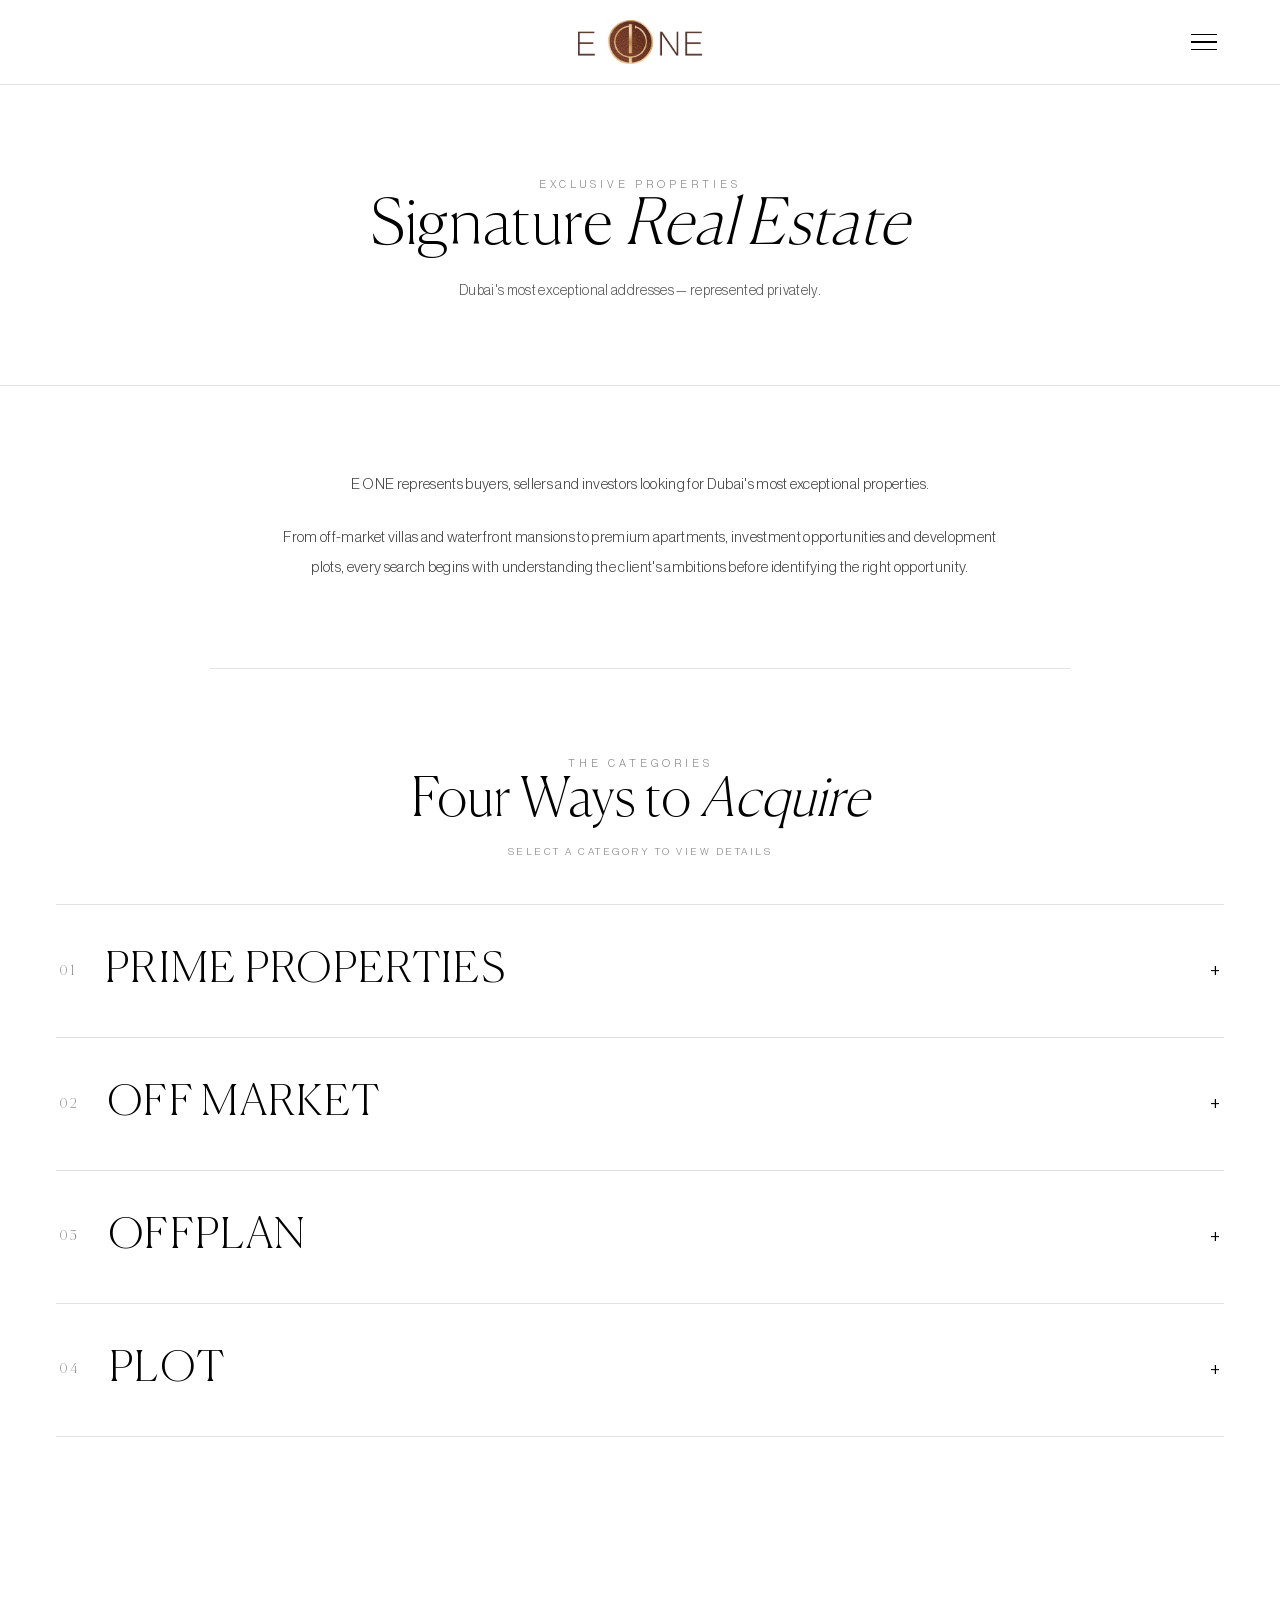
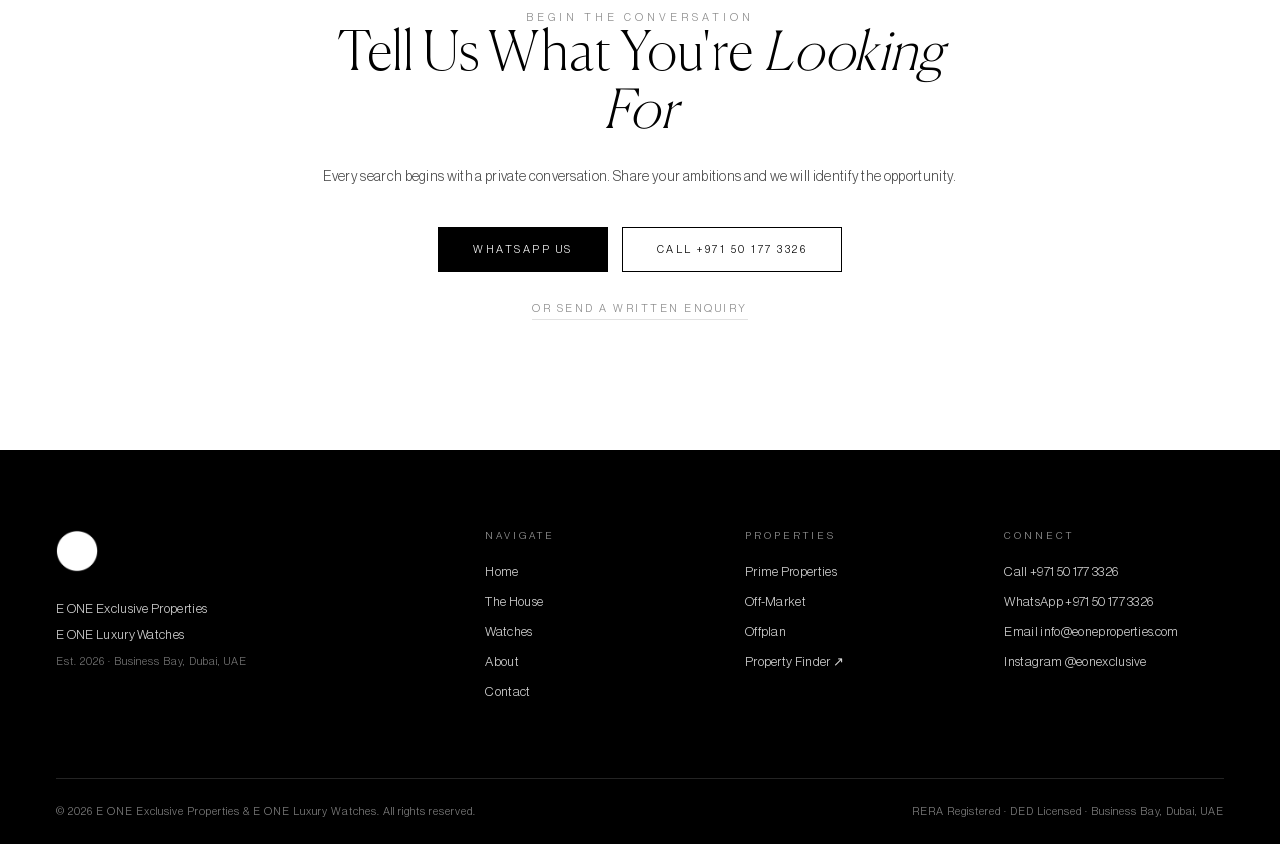
<file: properties.html>
<!DOCTYPE html>
<html lang="en">
<head>
<meta charset="UTF-8">
<meta name="viewport" content="width=device-width, initial-scale=1.0">
<link rel="icon" type="image/png" href="eonelogo.png">
<link rel="apple-touch-icon" href="eonelogo.png">
<title>Signature Real Estate — E ONE Exclusive Properties · Dubai</title>
<meta name="description" content="E ONE represents buyers, sellers and investors looking for Dubai's most exceptional properties — prime residences, off-market opportunities, offplan launches and development plots.">
<link rel="stylesheet" href="fonts/fonts.css">
<link rel="stylesheet" href="eone.css">
<style>
/* ── intro ── */
.pr-intro { max-width: 860px; margin: 0 auto; padding: 84px var(--pad); text-align: center; border-bottom: 1px solid var(--line); }
.pr-intro p { font-size: 15px; line-height: 2.05; color: #444; font-weight: 300; margin-bottom: 22px; }
.pr-intro p:last-child { margin-bottom: 0; }

/* ── categories : highlight to reveal ── */
.pr-cats { max-width: var(--max); margin: 0 auto; padding: 0 var(--pad) 40px; }
.pr-cats-head { text-align: center; padding: 84px 0 46px; }
.pr-hint { font-size: 10px; letter-spacing: 2.5px; text-transform: uppercase; color: var(--muted); margin-top: 16px; }

.pr-cat {
  position: relative; border-top: 1px solid var(--line); overflow: hidden;
  background: var(--paper); transition: background .5s ease;
}
.pr-cat:last-of-type { border-bottom: 1px solid var(--line); }

.pr-cat-bg {
  position: absolute; inset: 0; background-size: cover; background-position: center;
  filter: grayscale(100%); opacity: 0; transform: scale(1.05);
  transition: opacity .7s ease, transform 1.2s cubic-bezier(.22,1,.36,1);
  pointer-events: none;
}
.pr-cat-veil { position: absolute; inset: 0; background: rgba(0,0,0,.62); opacity: 0; transition: opacity .7s ease; pointer-events: none; }

/* the clickable header row */
.pr-cat-head {
  position: relative; z-index: 2; width: 100%; text-align: left;
  display: flex; align-items: center; gap: 28px;
  background: none; border: none; cursor: pointer;
  font-family: var(--sans); color: var(--ink);
  padding: 42px 4px; transition: color .5s ease, padding .5s ease;
}
.pr-cat-num { font-family: var(--display); font-size: 13px; letter-spacing: 3px; color: var(--muted); flex: 0 0 auto; transition: color .5s; }
.pr-cat-name {
  flex: 1 1 auto; font-family: var(--display); font-weight: 100;
  font-size: clamp(24px,3.4vw,44px); line-height: 1.1; letter-spacing: .03em; text-transform: uppercase;
}
.pr-cat-mark { flex: 0 0 auto; font-size: 20px; line-height: 1; transition: transform .5s cubic-bezier(.22,1,.36,1), color .5s; }

/* the revealed body */
.pr-cat-body {
  position: relative; z-index: 2;
  max-height: 0; overflow: hidden;
  transition: max-height .7s cubic-bezier(.22,1,.36,1);
}
.pr-cat-body-inner { padding: 0 4px 46px; max-width: 720px; }
.pr-cat-body p { font-size: 15px; line-height: 2; font-weight: 300; color: #444; transition: color .5s; margin-bottom: 18px; }
.pr-cat-body p:last-of-type { margin-bottom: 28px; }

/* community list — Prime Properties */
.pr-places {
  list-style: none; margin: 0 0 30px; padding: 0;
  display: grid; grid-template-columns: repeat(2, minmax(0, 1fr)); gap: 0 48px;
}
.pr-places li {
  font-family: var(--display); font-weight: 100;
  font-size: clamp(16px, 1.5vw, 20px); letter-spacing: .04em;
  color: #444; padding: 13px 0; border-bottom: 1px solid var(--line);
  transition: color .5s, border-color .5s;
}
.pr-cat.on .pr-places li { color: rgba(255,255,255,.9); border-bottom-color: rgba(255,255,255,.18); }
.pr-cat-link {
  display: inline-block; text-decoration: none; font-size: 11px; letter-spacing: 2.5px;
  text-transform: uppercase; color: var(--ink); border-bottom: 1px solid var(--ink);
  padding-bottom: 4px; transition: color .5s, border-color .5s, opacity .3s;
}
.pr-cat-link:hover { opacity: .65; }

/* ── ON state (hover on desktop · tap on touch) ── */
.pr-cat.on .pr-cat-bg { opacity: 1; transform: scale(1); }
.pr-cat.on .pr-cat-veil { opacity: 1; }
.pr-cat.on .pr-cat-head { color: #fff; padding-top: 52px; }
.pr-cat.on .pr-cat-num { color: var(--gold); }
.pr-cat.on .pr-cat-mark { transform: rotate(45deg); color: var(--gold); }
.pr-cat.on .pr-cat-body { max-height: 620px; }
.pr-cat.on .pr-cat-body p { color: rgba(255,255,255,.88); }
.pr-cat.on .pr-cat-link { color: #fff; border-color: var(--gold); }

/* ── contact row ── */
.pr-contact { display: flex; gap: 14px; justify-content: center; flex-wrap: wrap; margin-bottom: 26px; }
.pr-contact-alt {
  display: inline-block; text-decoration: none; font-size: 11px; letter-spacing: 2.5px;
  text-transform: uppercase; color: var(--muted);
  border-bottom: 1px solid var(--line); padding-bottom: 4px; transition: color .3s, border-color .3s;
}
.pr-contact-alt:hover { color: var(--ink); border-bottom-color: var(--ink); }

@media (max-width: 900px) {
  .pr-intro { padding: 60px var(--pad); }
  .pr-cats-head { padding: 60px 0 34px; }
  .pr-cat-head { gap: 18px; padding: 30px 4px; }
  .pr-cat.on .pr-cat-head { padding-top: 34px; }
  .pr-cat.on .pr-cat-body { max-height: 900px; }
  .pr-places { grid-template-columns: 1fr; gap: 0; }
}
@media (max-width: 560px) {
  .pr-contact { flex-direction: column; align-items: stretch; }
  .pr-contact .btn-solid, .pr-contact .btn-outline { text-align: center; }
}
@media (prefers-reduced-motion: reduce) {
  .pr-cat-bg, .pr-cat-veil, .pr-cat-body, .pr-cat-head, .pr-cat-mark { transition: none !important; }
}
</style>
</head>
<body>

<nav class="nav" id="nav">
  <div class="nav-top">
    <a href="index.html" class="nav-logo"><img src="eonelogo-wordmark.png" alt="E ONE" class="logo-mark"></a>
    <div class="nav-menu" id="navMenu">
      <ul class="nav-links">
        <li><a href="properties.html" class="nhl active">Properties</a></li>
        <li><a href="watches.html" class="nhl">Watches</a></li>
        <li><a href="properties.html" class="nhl">Off-Market</a></li>
        <li><a href="services.html" class="nhl">Services</a></li>
        <li><a href="about.html" class="nhl">About Us</a></li>
        <li><a href="about.html" class="nhl">Careers</a></li>
        <li><a href="contact.html" class="nhl">Contact</a></li>
        <li><a href="https://www.propertyfinder.ae/en/broker/eone-prime-properties-l-l-c-s-o-c-v2-179995" target="_blank" rel="noopener" class="nhl">Property Finder</a></li>
      </ul>
      <a href="book.html" class="nav-cta">Book a Private Visit</a>
    </div>
    <button class="nav-burger" id="burger" aria-label="Open menu" aria-expanded="false" aria-controls="navMenu"><span></span><span></span><span></span></button>
  </div>
</nav>

<section class="page-hero">
  <div class="page-hero-inner">
    <span class="eyebrow">Exclusive Properties</span>
    <h1 class="page-h1">Signature <em>Real Estate</em></h1>
    <p>Dubai's most exceptional addresses — represented privately.</p>
  </div>
</section>

<section class="pr-intro">
  <p>E ONE represents buyers, sellers and investors looking for Dubai's most exceptional properties.</p>
  <p>From off-market villas and waterfront mansions to premium apartments, investment opportunities and development plots, every search begins with understanding the client's ambitions before identifying the right opportunity.</p>
</section>

<section class="pr-cats">
  <div class="pr-cats-head">
    <span class="eyebrow">The Categories</span>
    <h2 class="sh">Four Ways to <em>Acquire</em></h2>
    <p class="pr-hint">Select a category to view details</p>
  </div>
  <div id="prCats"></div>
</section>

<section class="cta">
  <div class="cta-inner">
    <span class="eyebrow">Begin the Conversation</span>
    <h2 class="sh">Tell Us What You're <em>Looking For</em></h2>
    <p>Every search begins with a private conversation. Share your ambitions and we will identify the opportunity.</p>
    <div class="pr-contact">
      <a href="https://wa.me/971501773326?text=Hello%20E%20ONE%2C%20I%20would%20like%20to%20enquire%20about%20a%20property."
         target="_blank" rel="noopener" class="btn-solid">WhatsApp Us</a>
      <a href="tel:+971501773326" class="btn-outline">Call +971 50 177 3326</a>
    </div>
    <a href="contact.html" class="pr-contact-alt">Or send a written enquiry</a>
  </div>
</section>

<footer class="footer">
  <div class="footer-inner">
    <div class="footer-brand">
      <img src="eonelogo.png" alt="E ONE" class="footer-logo">
      <p>E ONE Exclusive Properties<br>E ONE Luxury Watches<br><span>Est. 2026 · Business Bay, Dubai, UAE</span></p>
    </div>
    <div class="footer-cols">
      <div class="fc"><h4>Navigate</h4><a href="index.html">Home</a><a href="house.html">The House</a><a href="watches.html">Watches</a><a href="about.html">About</a><a href="contact.html">Contact</a></div>
      <div class="fc"><h4>Properties</h4><a href="properties.html">Prime Properties</a><a href="properties.html">Off-Market</a><a href="properties.html">Offplan</a><a href="https://www.propertyfinder.ae/en/broker/eone-prime-properties-l-l-c-s-o-c-v2-179995" target="_blank" rel="noopener">Property Finder ↗</a></div>
      <div class="fc"><h4>Connect</h4><a href="tel:+971501773326">Call +971 50 177 3326</a><a href="https://wa.me/971501773326?text=Hello%20E%20ONE%2C%20I%20would%20like%20to%20make%20an%20enquiry." target="_blank" rel="noopener">WhatsApp +971 50 177 3326</a><a href="mailto:info@eoneproperties.com">Email info@eoneproperties.com</a><a href="https://www.instagram.com/eonexclusive/" target="_blank" rel="noopener">Instagram @eonexclusive</a></div>
    </div>
  </div>
  <div class="footer-bottom">
    <span>© 2026 E ONE Exclusive Properties &amp; E ONE Luxury Watches. All rights reserved.</span>
    <span>RERA Registered · DED Licensed · Business Bay, Dubai, UAE</span>
  </div>
</footer>

<script src="eone.js"></script>
<script>
/* ═══════════════════════════════════════════════════════════════
   PROPERTY CATEGORIES — client copy
   `lines`  = paragraphs shown on highlight
   `places` = community list (used by Prime Properties instead of prose)
   Swap `img` for real E ONE photography when ready.
   ═══════════════════════════════════════════════════════════════ */
const CATS = [
  { name:'Prime Properties',
    places:['Palm Jumeirah','Emirates Hills','Jumeirah Bay Island','Dubai Hills Estate','Al Barari','District One','Tilal Al Ghaf','Emirates Living'],
    link:'contact.html', linkText:'Enquire Privately',
    img:'https://images.unsplash.com/photo-1512453979798-5ea266f8880c?auto=format&fit=crop&w=1800&q=80' },

  { name:'Off Market',
    lines:[
      'Some of Dubai\u2019s finest properties are never publicly advertised.',
      'Through long-standing relationships with homeowners, developers and private networks, E ONE provides access to discreet opportunities unavailable through traditional property portals.'
    ],
    link:'contact.html', linkText:'Request Access',
    img:'https://images.unsplash.com/photo-1600596542815-ffad4c1539a9?auto=format&fit=crop&w=1800&q=80' },

  { name:'Offplan',
    lines:[
      'We collaborate with Dubai\u2019s leading developers to secure carefully selected off-plan opportunities offering long-term value, architectural quality and investment potential.'
    ],
    link:'contact.html', linkText:'View Launches',
    img:'https://images.unsplash.com/photo-1541888946425-d81bb19240f5?auto=format&fit=crop&w=1800&q=80' },

  { name:'Plot',
    lines:[
      'Acquiring land is often the first step towards creating a legacy property.',
      'E ONE advises clients searching for residential plots, waterfront land and redevelopment opportunities across Dubai\u2019s most prestigious communities.'
    ],
    link:'contact.html', linkText:'Discuss a Plot',
    img:'https://images.unsplash.com/photo-1500382017468-9049fed747ef?auto=format&fit=crop&w=1800&q=80' },
];

const wrap = document.getElementById('prCats');

CATS.forEach((c, i) => {
  const id = 'prCatBody' + i;
  const sec = document.createElement('section');
  sec.className = 'pr-cat';
  sec.innerHTML = `
    <div class="pr-cat-bg"></div>
    <div class="pr-cat-veil"></div>
    <button class="pr-cat-head" type="button" aria-expanded="false" aria-controls="${id}">
      <span class="pr-cat-num">${String(i + 1).padStart(2, '0')}</span>
      <span class="pr-cat-name">${c.name}</span>
      <span class="pr-cat-mark" aria-hidden="true">+</span>
    </button>
    <div class="pr-cat-body" id="${id}">
      <div class="pr-cat-body-inner">
        ${(c.lines || []).map(t => `<p>${t}</p>`).join('')}
        ${c.places ? `<ul class="pr-places">${c.places.map(pl => `<li>${pl}</li>`).join('')}</ul>` : ''}
        <a class="pr-cat-link" href="${c.link}">${c.linkText}</a>
      </div>
    </div>
  `;
  sec.querySelector('.pr-cat-bg').style.backgroundImage = `url('${c.img}')`;
  wrap.appendChild(sec);
});

/* ── highlight behaviour ──
   Desktop (fine pointer): hover opens, leaving closes — unless pinned by a click.
   Touch / keyboard: tap or Enter toggles open. Only one open at a time. */
const cats = [...document.querySelectorAll('.pr-cat')];
const fine = window.matchMedia('(hover:hover) and (pointer:fine)').matches;
let pinned = null;

function setOpen(el, open) {
  el.classList.toggle('on', open);
  el.querySelector('.pr-cat-head').setAttribute('aria-expanded', open ? 'true' : 'false');
}
function openOnly(el) {
  cats.forEach(c => setOpen(c, c === el));
}

cats.forEach(el => {
  const head = el.querySelector('.pr-cat-head');

  head.addEventListener('click', () => {
    const isOpen = el.classList.contains('on') && pinned === el;
    if (isOpen) { pinned = null; setOpen(el, false); }
    else { pinned = el; openOnly(el); }
  });

  if (fine) {
    el.addEventListener('mouseenter', () => { if (!pinned) openOnly(el); });
    el.addEventListener('mouseleave', () => { if (!pinned) setOpen(el, false); });
  }

  head.addEventListener('focus', () => { if (!pinned) openOnly(el); });
});

/* clicking away un-pins */
document.addEventListener('click', e => {
  if (pinned && !pinned.contains(e.target)) { setOpen(pinned, false); pinned = null; }
});
document.addEventListener('keydown', e => {
  if (e.key === 'Escape' && pinned) { setOpen(pinned, false); pinned = null; }
});
</script>
</body>
</html>
</file>
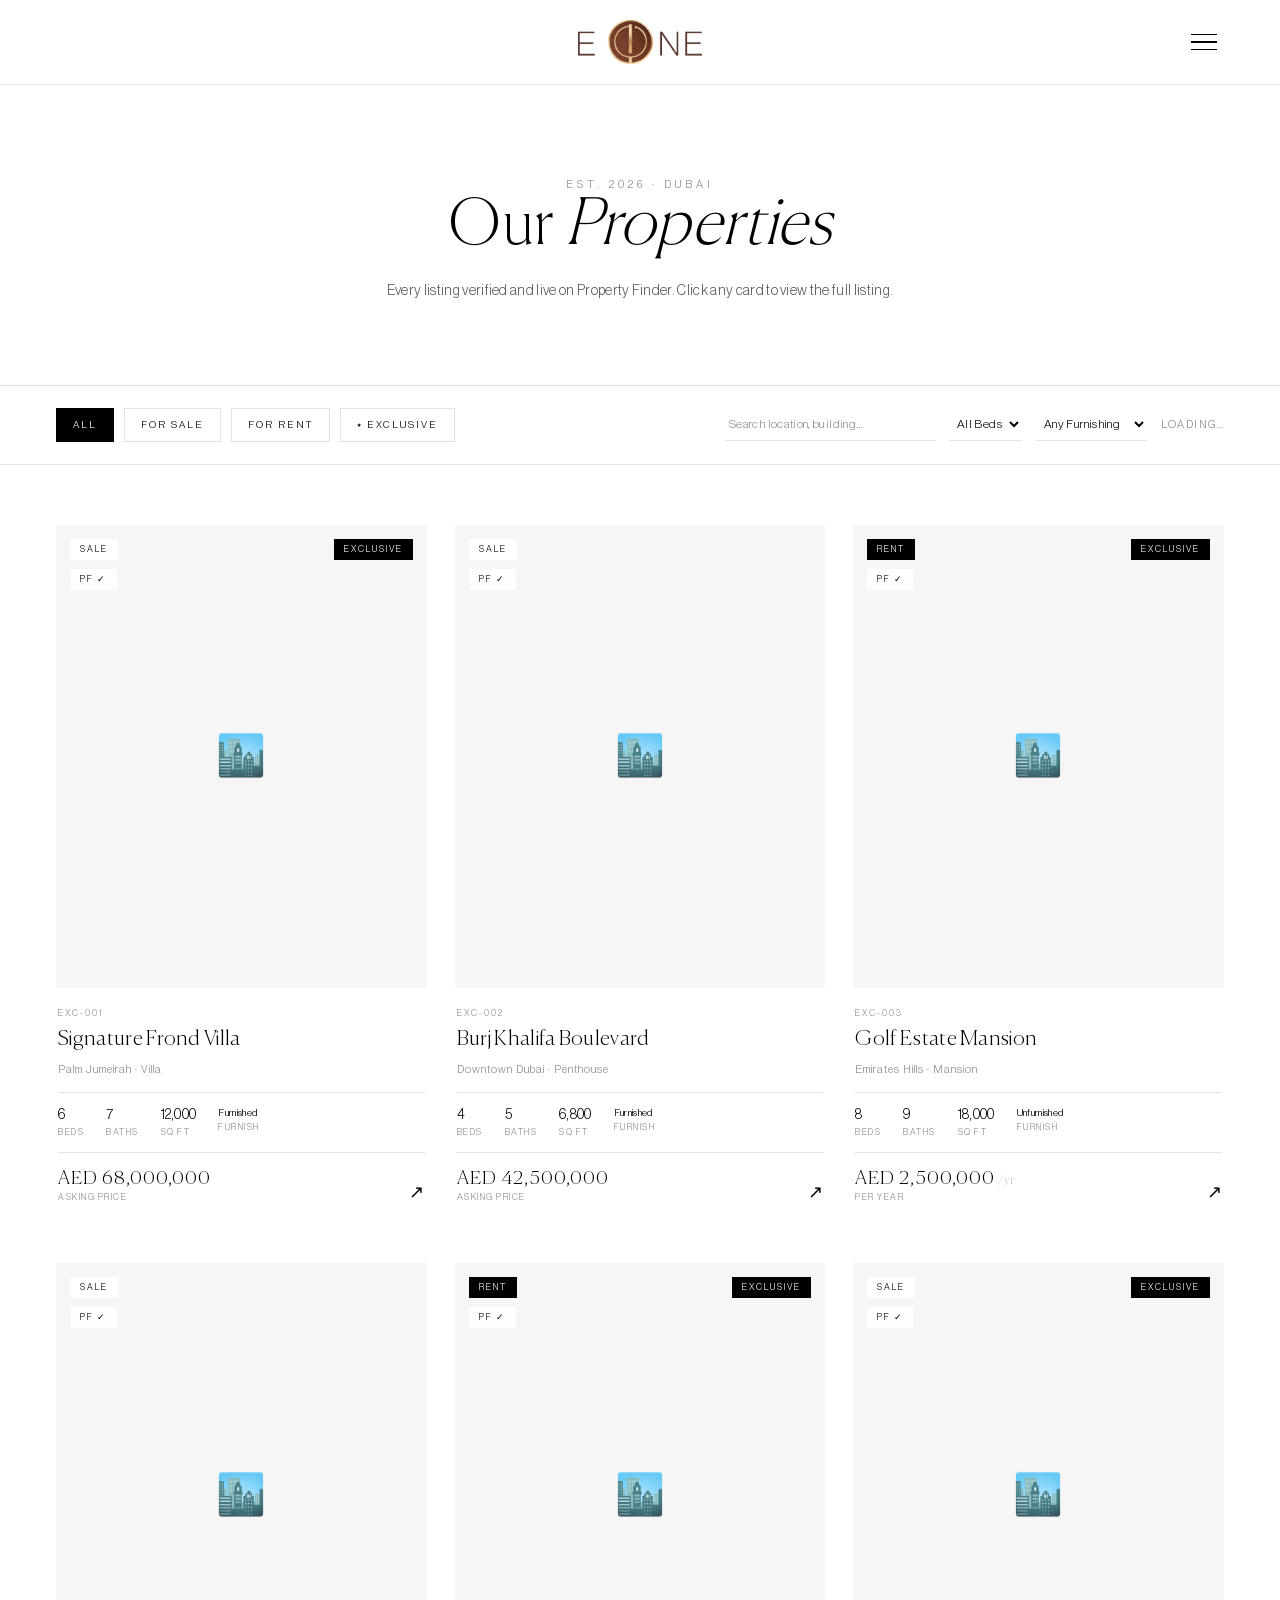
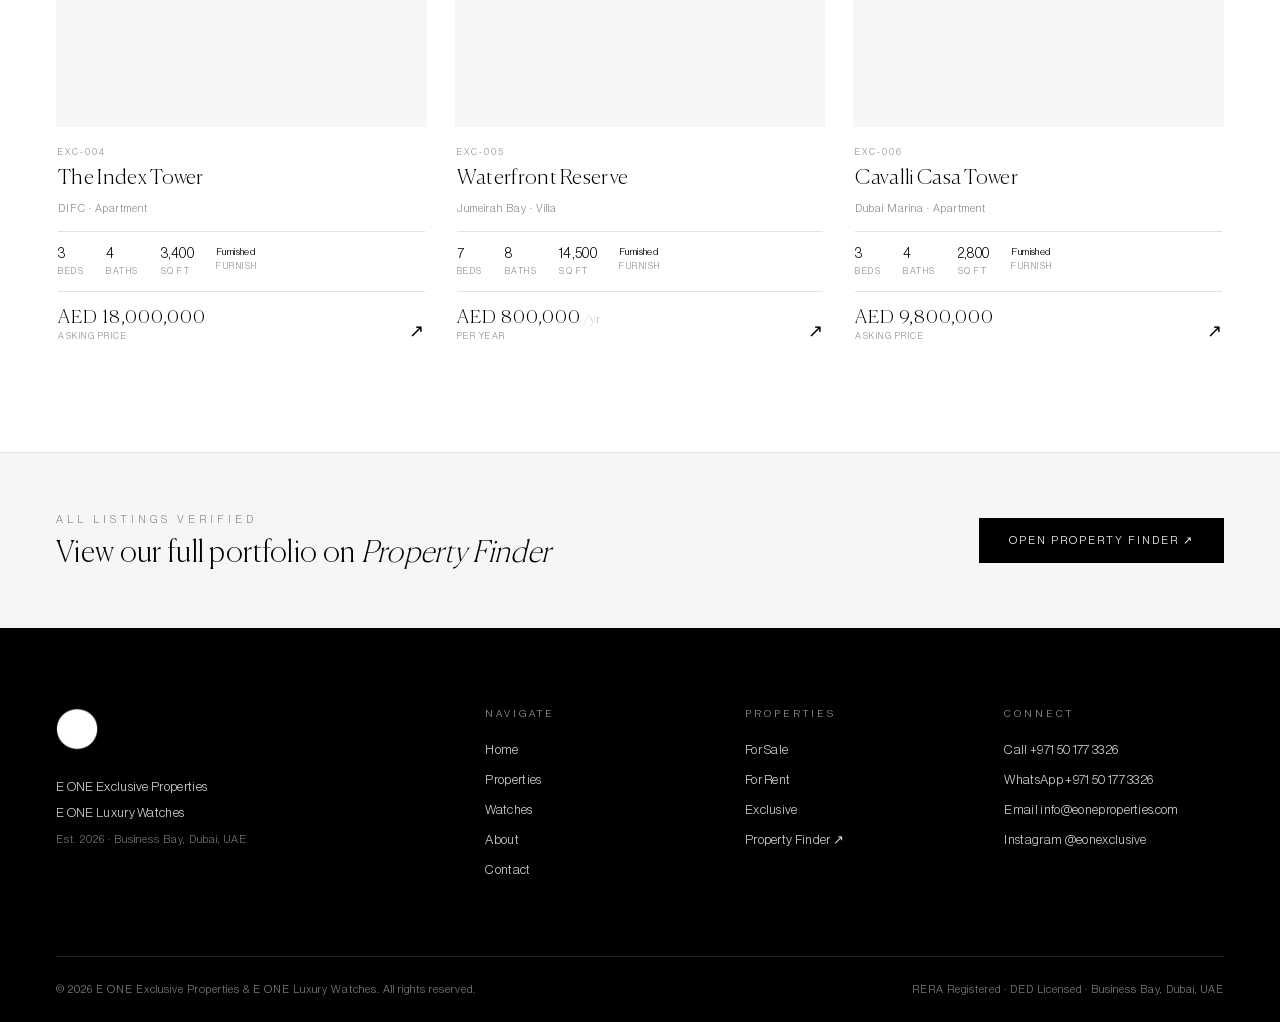
<file: services.html>
<!DOCTYPE html>
<html lang="en">
<head>
<meta charset="UTF-8">
<meta name="viewport" content="width=device-width, initial-scale=1.0">
<link rel="icon" type="image/png" href="eonelogo.png">
<link rel="apple-touch-icon" href="eonelogo.png">
<title>Properties — E ONE · Dubai</title>
<link rel="stylesheet" href="fonts/fonts.css">
<link rel="stylesheet" href="eone.css">
</head>
<body>
<nav class="nav" id="nav">
  <div class="nav-top">
    <a href="index.html" class="nav-logo"><img src="eonelogo-wordmark.png" alt="E ONE" class="logo-mark"></a>
    <div class="nav-menu" id="navMenu">
      <ul class="nav-links">
        <li><a href="properties.html" class="nhl">Properties</a></li>
        <li><a href="watches.html" class="nhl">Watches</a></li>
        <li><a href="properties.html" class="nhl">Off-Market</a></li>
        <li><a href="services.html" class="nhl active">Services</a></li>
        <li><a href="about.html" class="nhl">About Us</a></li>
        <li><a href="about.html" class="nhl">Careers</a></li>
        <li><a href="contact.html" class="nhl">Contact</a></li>
        <li><a href="https://www.propertyfinder.ae/en/broker/eone-prime-properties-l-l-c-s-o-c-v2-179995" target="_blank" rel="noopener" class="nhl">Property Finder</a></li>
      </ul>
      <a href="book.html" class="nav-cta">Book a Private Visit</a>
    </div>
    <button class="nav-burger" id="burger" aria-label="Open menu" aria-expanded="false" aria-controls="navMenu"><span></span><span></span><span></span></button>
  </div>
</nav>

<section class="page-hero">
  <div class="page-hero-inner">
    <span class="eyebrow">Est. 2026 · Dubai</span>
    <h1 class="page-h1">Our <em>Properties</em></h1>
    <p>Every listing verified and live on Property Finder. Click any card to view the full listing.</p>
  </div>
</section>

<div class="filter-bar">
  <div class="filter-inner">
    <div class="ftabs">
      <button class="ftab on" data-tab="all">All</button>
      <button class="ftab" data-tab="sale">For Sale</button>
      <button class="ftab" data-tab="rent">For Rent</button>
      <button class="ftab ftab-excl" data-tab="exclusive">⭑ Exclusive</button>
    </div>
    <div class="fcontrols">
      <input type="text" id="fsearch" class="fsearch" placeholder="Search location, building…">
      <select id="fbeds" class="fsel"><option value="">All Beds</option><option value="Studio">Studio</option><option value="1">1 Bed</option><option value="2">2 Beds</option><option value="3">3 Beds</option><option value="4">4 Beds</option><option value="5">5+ Beds</option></select>
      <select id="ffurn" class="fsel"><option value="">Any Furnishing</option><option>Furnished</option><option>Unfurnished</option><option>Semi-Furnished</option></select>
      <span class="fcount" id="fcount">Loading…</span>
    </div>
  </div>
</div>

<div class="props-wrap">
  <div class="props-grid" id="propsGrid">
    <div class="card skel"><div class="card-img skel-img"></div><div class="card-body"><div class="sk sk-s"></div><div class="sk sk-l"></div><div class="sk sk-m"></div></div></div>
    <div class="card skel"><div class="card-img skel-img"></div><div class="card-body"><div class="sk sk-s"></div><div class="sk sk-l"></div><div class="sk sk-m"></div></div></div>
    <div class="card skel"><div class="card-img skel-img"></div><div class="card-body"><div class="sk sk-s"></div><div class="sk sk-l"></div><div class="sk sk-m"></div></div></div>
  </div>
  <div class="empty-state" id="emptyState">
    <div class="ei">🔍</div>
    <p>No properties match your search.</p>
    <button class="btn-outline" onclick="resetFilters()">Clear Filters</button>
  </div>
</div>

<div class="pf-cta">
  <div class="pf-cta-inner">
    <div>
      <span class="eyebrow">All listings verified</span>
      <h3>View our full portfolio on <em>Property Finder</em></h3>
    </div>
    <a href="https://www.propertyfinder.ae/en/broker/eone-prime-properties-l-l-c-s-o-c-v2-179995" target="_blank" class="btn-pf">Open Property Finder ↗</a>
  </div>
</div>

<footer class="footer">
  <div class="footer-inner">
    <div class="footer-brand">
      <img src="eonelogo.png" alt="E ONE" class="footer-logo">
      <p>E ONE Exclusive Properties<br>E ONE Luxury Watches<br><span>Est. 2026 · Business Bay, Dubai, UAE</span></p>
    </div>
    <div class="footer-cols">
      <div class="fc"><h4>Navigate</h4><a href="index.html">Home</a><a href="services.html">Properties</a><a href="watches.html">Watches</a><a href="about.html">About</a><a href="contact.html">Contact</a></div>
      <div class="fc"><h4>Properties</h4><a href="services.html">For Sale</a><a href="services.html">For Rent</a><a href="services.html">Exclusive</a><a href="https://www.propertyfinder.ae/en/broker/eone-prime-properties-l-l-c-s-o-c-v2-179995" target="_blank">Property Finder ↗</a></div>
      <div class="fc"><h4>Connect</h4><a href="tel:+971501773326">Call +971 50 177 3326</a><a href="https://wa.me/971501773326?text=Hello%20E%20ONE%2C%20I%20would%20like%20to%20make%20an%20enquiry." target="_blank" rel="noopener">WhatsApp +971 50 177 3326</a><a href="mailto:info@eoneproperties.com">Email info@eoneproperties.com</a><a href="https://www.instagram.com/eonexclusive/" target="_blank" rel="noopener">Instagram @eonexclusive</a></div>
    </div>
  </div>
  <div class="footer-bottom">
    <span>© 2026 E ONE Exclusive Properties & E ONE Luxury Watches. All rights reserved.</span>
    <span>RERA Registered · DED Licensed · Business Bay, Dubai, UAE</span>
  </div>
</footer>
<script src="eone.js"></script>
</body>
</html>
</file>
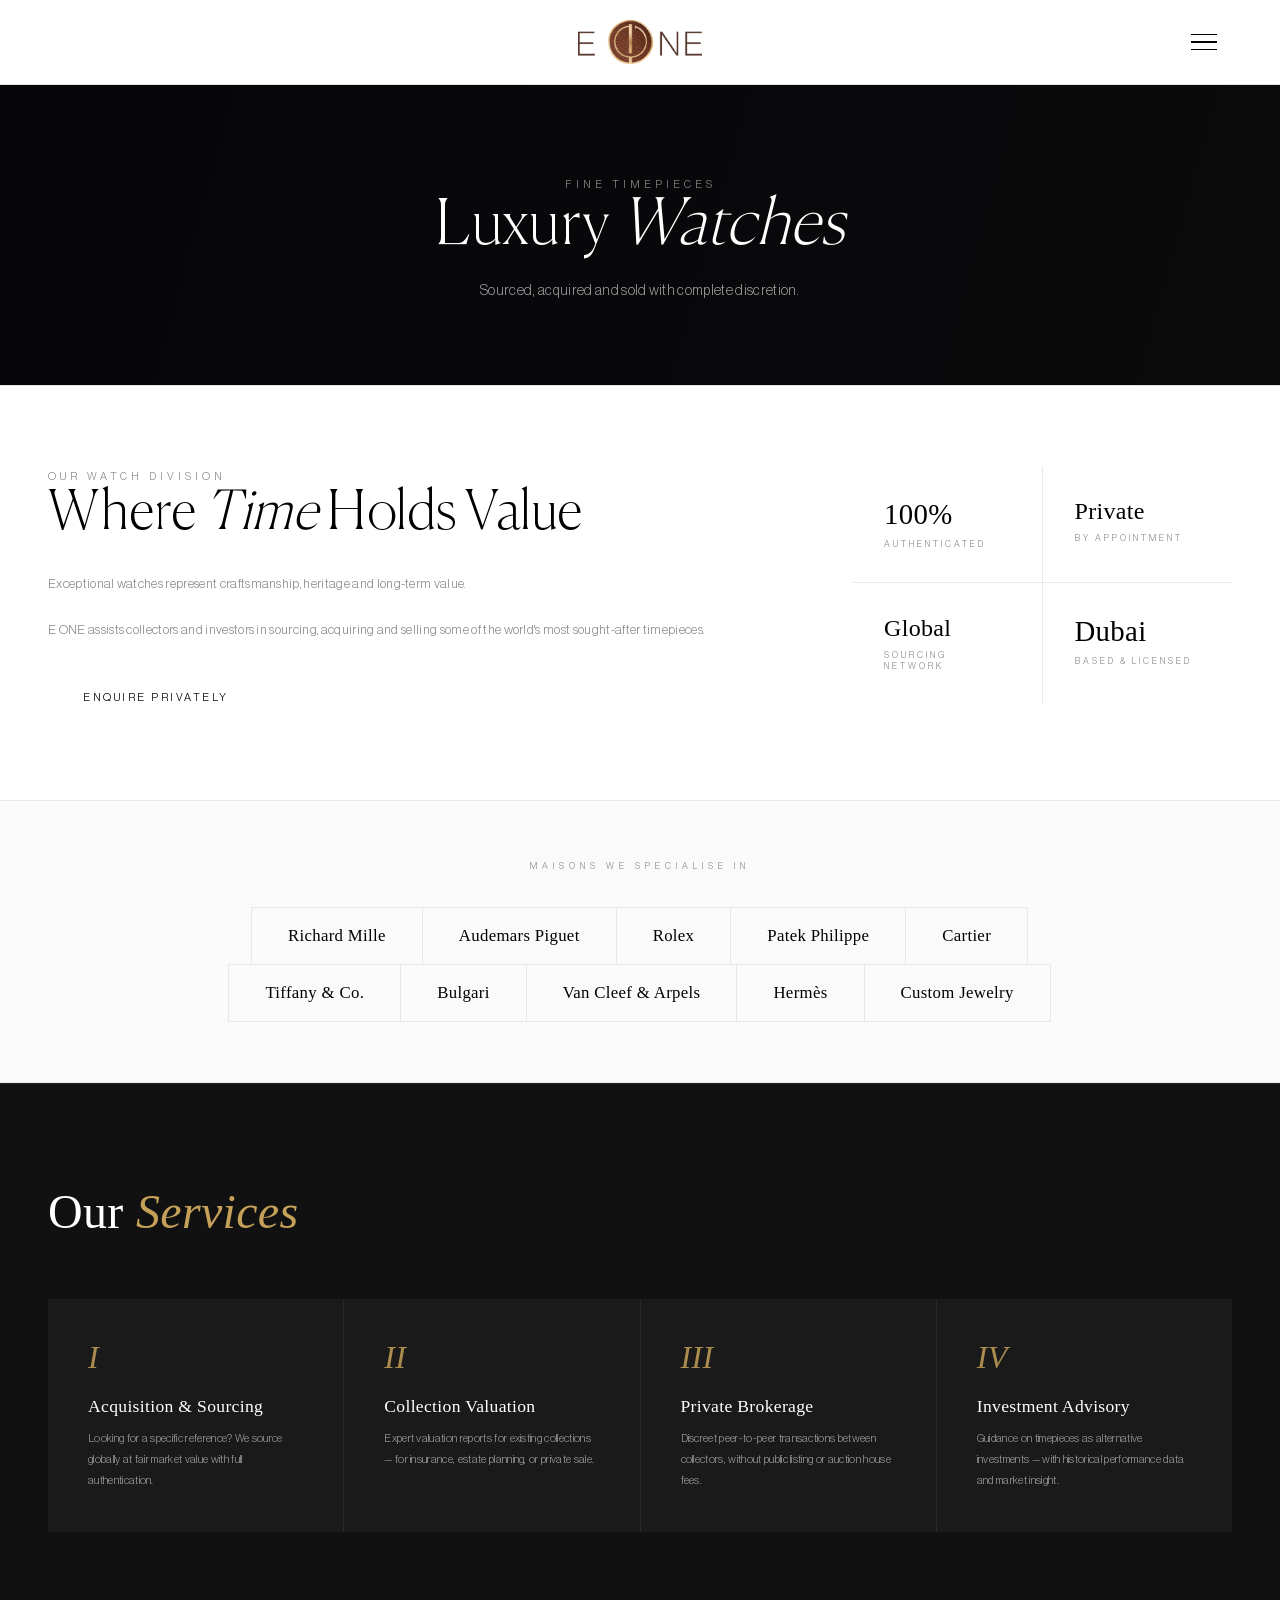
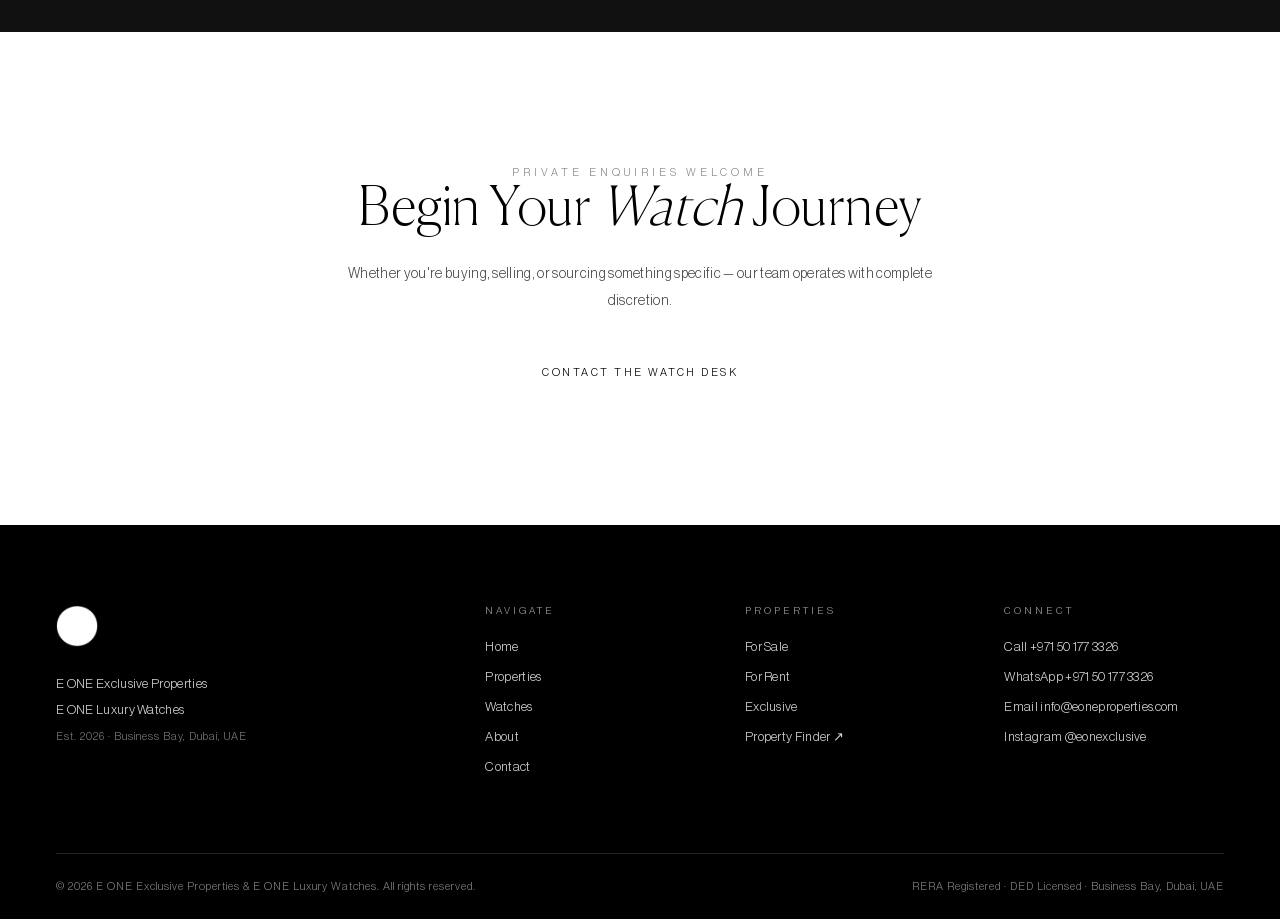
<file: watches.html>
<!DOCTYPE html>
<html lang="en">
<head>
<meta charset="UTF-8">
<meta name="viewport" content="width=device-width, initial-scale=1.0">
<link rel="icon" type="image/png" href="eonelogo.png">
<link rel="apple-touch-icon" href="eonelogo.png">
<title>E ONE Luxury Watches — E ONE · Dubai</title>
<link rel="stylesheet" href="fonts/fonts.css">
<link rel="stylesheet" href="eone.css">
<style>
.w-intro-grid {
  max-width: 1320px; margin: 0 auto; padding: 0 48px;
  display: grid; grid-template-columns: 1fr 380px; gap: 80px; align-items: start;
}
.w-stats-grid { display: grid; grid-template-columns: 1fr 1fr; gap: 1px; background: #e8e8e8; }
.w-stat { background: #fff; padding: 32px; }
.w-stat-val { font-family: 'Playfair Display', serif; font-size: 1.8rem; color: #000; margin-bottom: 8px; }
.w-stat-key { font-size: 9px; letter-spacing: 3px; text-transform: uppercase; color: #888; }
.w-brands-section { padding: 60px 48px; background: #fafafa; border-bottom: 1px solid #e8e8e8; text-align: center; }
.w-brands-label { font-size: 9px; letter-spacing: 5px; text-transform: uppercase; color: #888; display: block; margin-bottom: 36px; }
.w-brands-grid { display: flex; flex-wrap: wrap; justify-content: center; max-width: 900px; margin: 0 auto; }
.w-brand { padding: 18px 36px; border: 1px solid #e8e8e8; margin: -1px 0 0 -1px; font-family: 'Playfair Display', serif; font-size: 1.05rem; transition: all .3s; cursor: default; }
.w-brand:hover { background: #111; color: #fff; border-color: #111; }
.w-services-section { padding: 100px 0; background: #111; border-top: 1px solid #222; }
.w-services-inner { max-width: 1320px; margin: 0 auto; padding: 0 48px; }
.w-services-title { font-family: 'Playfair Display', serif; font-size: clamp(2rem,4vw,3rem); font-weight: 400; color: #fff; margin-bottom: 60px; }
.w-services-title em { font-style: italic; color: #C5A059; }
.w-services-grid { display: grid; grid-template-columns: repeat(4,1fr); gap: 1px; background: #2a2a2a; }
.w-service { background: #1a1a1a; padding: 40px; }
.w-service-num { font-family: 'Playfair Display', serif; font-size: 2rem; color: #C5A059; opacity: .85; margin-bottom: 20px; font-style: italic; }
.w-service h3 { font-family: 'Playfair Display', serif; font-size: 1.1rem; color: #fff; font-weight: 400; margin-bottom: 12px; }
.w-service p { font-size: 11px; line-height: 1.9; color: #9a9a9a; }

@media(max-width:900px) {
  .w-intro-grid { grid-template-columns: 1fr; gap: 48px; }
  .w-services-grid { grid-template-columns: repeat(2,1fr); }
}
@media(max-width:768px) {
  .w-intro-grid { padding: 0 20px; }
  .w-brands-section { padding: 48px 20px; }
  .w-services-inner { padding: 0 20px; }
  .w-brand { padding: 16px 20px; font-size: .95rem; }
}
@media(max-width:480px) {
  .w-intro-grid { padding: 0 16px; }
  .w-brands-section { padding: 40px 16px; }
  .w-services-inner { padding: 0 16px; }
  .w-services-section { padding: 60px 0; }
  .w-services-grid { grid-template-columns: 1fr; }
  .w-service { padding: 28px 20px; }
  .w-stat { padding: 20px; }
  .w-stat-val { font-size: 1.4rem; }
  .w-brand { padding: 14px 16px; font-size: .9rem; }
}
</style>
</head>
<body>
<nav class="nav" id="nav">
  <div class="nav-top">
    <a href="index.html" class="nav-logo"><img src="eonelogo-wordmark.png" alt="E ONE" class="logo-mark"></a>
    <div class="nav-menu" id="navMenu">
      <ul class="nav-links">
        <li><a href="properties.html" class="nhl">Properties</a></li>
        <li><a href="watches.html" class="nhl active">Watches</a></li>
        <li><a href="properties.html" class="nhl">Off-Market</a></li>
        <li><a href="services.html" class="nhl">Services</a></li>
        <li><a href="about.html" class="nhl">About Us</a></li>
        <li><a href="about.html" class="nhl">Careers</a></li>
        <li><a href="contact.html" class="nhl">Contact</a></li>
        <li><a href="https://www.propertyfinder.ae/en/broker/eone-prime-properties-l-l-c-s-o-c-v2-179995" target="_blank" rel="noopener" class="nhl">Property Finder</a></li>
      </ul>
      <a href="book.html" class="nav-cta">Book a Private Visit</a>
    </div>
    <button class="nav-burger" id="burger" aria-label="Open menu" aria-expanded="false" aria-controls="navMenu"><span></span><span></span><span></span></button>
  </div>
</nav>

<section class="page-hero" style="background:#0c0c0c;background-image:url('https://images.unsplash.com/photo-1547996160-81dfa63595aa?auto=format&fit=crop&w=1920&q=85');background-size:cover;background-position:center;position:relative;">
  <div style="position:absolute;inset:0;background:linear-gradient(105deg,rgba(5,5,10,.9) 0%,rgba(5,5,10,.5) 60%,rgba(5,5,10,.2) 100%);"></div>
  <div class="page-hero-inner" style="position:relative;z-index:1;">
    <span class="eyebrow">Fine Timepieces</span>
    <h1 class="page-h1" style="color:#fff;">Luxury <em>Watches</em></h1>
    <p style="color:rgba(255,255,255,.6);">Sourced, acquired and sold with complete discretion.</p>
  </div>
</section>

<section style="padding:80px 0;border-bottom:1px solid #e8e8e8;">
  <div class="w-intro-grid">
    <div>
      <span class="eyebrow">Our Watch Division</span>
      <h2 class="sh" style="margin-bottom:28px;">Where <em>Time</em> Holds Value</h2>
      <p style="font-size:13px;line-height:2;color:#888;margin-bottom:20px;">Exceptional watches represent craftsmanship, heritage and long-term value.</p>
      <p style="font-size:13px;line-height:2;color:#888;margin-bottom:20px;">E ONE assists collectors and investors in sourcing, acquiring and selling some of the world's most sought-after timepieces.</p>
      <a href="contact.html" class="btn-dark" style="margin-top:12px;">Enquire Privately</a>
    </div>
    <div class="w-stats-grid">
      <div class="w-stat"><div class="w-stat-val">100%</div><div class="w-stat-key">Authenticated</div></div>
      <div class="w-stat"><div class="w-stat-val" style="font-size:1.5rem;">Private</div><div class="w-stat-key">By Appointment</div></div>
      <div class="w-stat"><div class="w-stat-val" style="font-size:1.5rem;">Global</div><div class="w-stat-key">Sourcing Network</div></div>
      <div class="w-stat"><div class="w-stat-val">Dubai</div><div class="w-stat-key">Based & Licensed</div></div>
    </div>
  </div>
</section>

<div class="w-brands-section">
  <span class="w-brands-label">Maisons We Specialise In</span>
  <div class="w-brands-grid">
    <div class="w-brand">Richard Mille</div>
    <div class="w-brand">Audemars Piguet</div>
    <div class="w-brand">Rolex</div>
    <div class="w-brand">Patek Philippe</div>
    <div class="w-brand">Cartier</div>
    <div class="w-brand">Tiffany &amp; Co.</div>
    <div class="w-brand">Bulgari</div>
    <div class="w-brand">Van Cleef &amp; Arpels</div>
    <div class="w-brand">Hermès</div>
    <div class="w-brand">Custom Jewelry</div>
  </div>
</div>

<section class="w-services-section">
  <div class="w-services-inner">
    <h2 class="w-services-title">Our <em>Services</em></h2>
    <div class="w-services-grid">
      <div class="w-service"><div class="w-service-num">I</div><h3>Acquisition & Sourcing</h3><p>Looking for a specific reference? We source globally at fair market value with full authentication.</p></div>
      <div class="w-service"><div class="w-service-num">II</div><h3>Collection Valuation</h3><p>Expert valuation reports for existing collections — for insurance, estate planning, or private sale.</p></div>
      <div class="w-service"><div class="w-service-num">III</div><h3>Private Brokerage</h3><p>Discreet peer-to-peer transactions between collectors, without public listing or auction house fees.</p></div>
      <div class="w-service"><div class="w-service-num">IV</div><h3>Investment Advisory</h3><p>Guidance on timepieces as alternative investments — with historical performance data and market insight.</p></div>
    </div>
  </div>
</section>

<section class="cta">
  <div class="cta-inner">
    <span class="eyebrow">Private Enquiries Welcome</span>
    <h2 class="sh">Begin Your <em>Watch</em> Journey</h2>
    <p>Whether you're buying, selling, or sourcing something specific — our team operates with complete discretion.</p>
    <a href="contact.html" class="btn-dark">Contact the Watch Desk</a>
  </div>
</section>

<footer class="footer">
  <div class="footer-inner">
    <div class="footer-brand">
      <img src="eonelogo.png" alt="E ONE" class="footer-logo">
      <p>E ONE Exclusive Properties<br>E ONE Luxury Watches<br><span>Est. 2026 · Business Bay, Dubai, UAE</span></p>
    </div>
    <div class="footer-cols">
      <div class="fc"><h4>Navigate</h4><a href="index.html">Home</a><a href="services.html">Properties</a><a href="watches.html">Watches</a><a href="about.html">About</a><a href="contact.html">Contact</a></div>
      <div class="fc"><h4>Properties</h4><a href="services.html">For Sale</a><a href="services.html">For Rent</a><a href="services.html">Exclusive</a><a href="https://www.propertyfinder.ae/en/broker/eone-prime-properties-l-l-c-s-o-c-v2-179995" target="_blank">Property Finder ↗</a></div>
      <div class="fc"><h4>Connect</h4><a href="tel:+971501773326">Call +971 50 177 3326</a><a href="https://wa.me/971501773326?text=Hello%20E%20ONE%2C%20I%20would%20like%20to%20make%20an%20enquiry." target="_blank" rel="noopener">WhatsApp +971 50 177 3326</a><a href="mailto:info@eoneproperties.com">Email info@eoneproperties.com</a><a href="https://www.instagram.com/eonexclusive/" target="_blank" rel="noopener">Instagram @eonexclusive</a></div>
    </div>
  </div>
  <div class="footer-bottom">
    <span>© 2026 E ONE Exclusive Properties & E ONE Luxury Watches. All rights reserved.</span>
    <span>RERA Registered · DED Licensed · Business Bay, Dubai, UAE</span>
  </div>
</footer>
<script src="eone.js"></script>
</body>
</html>
</file>
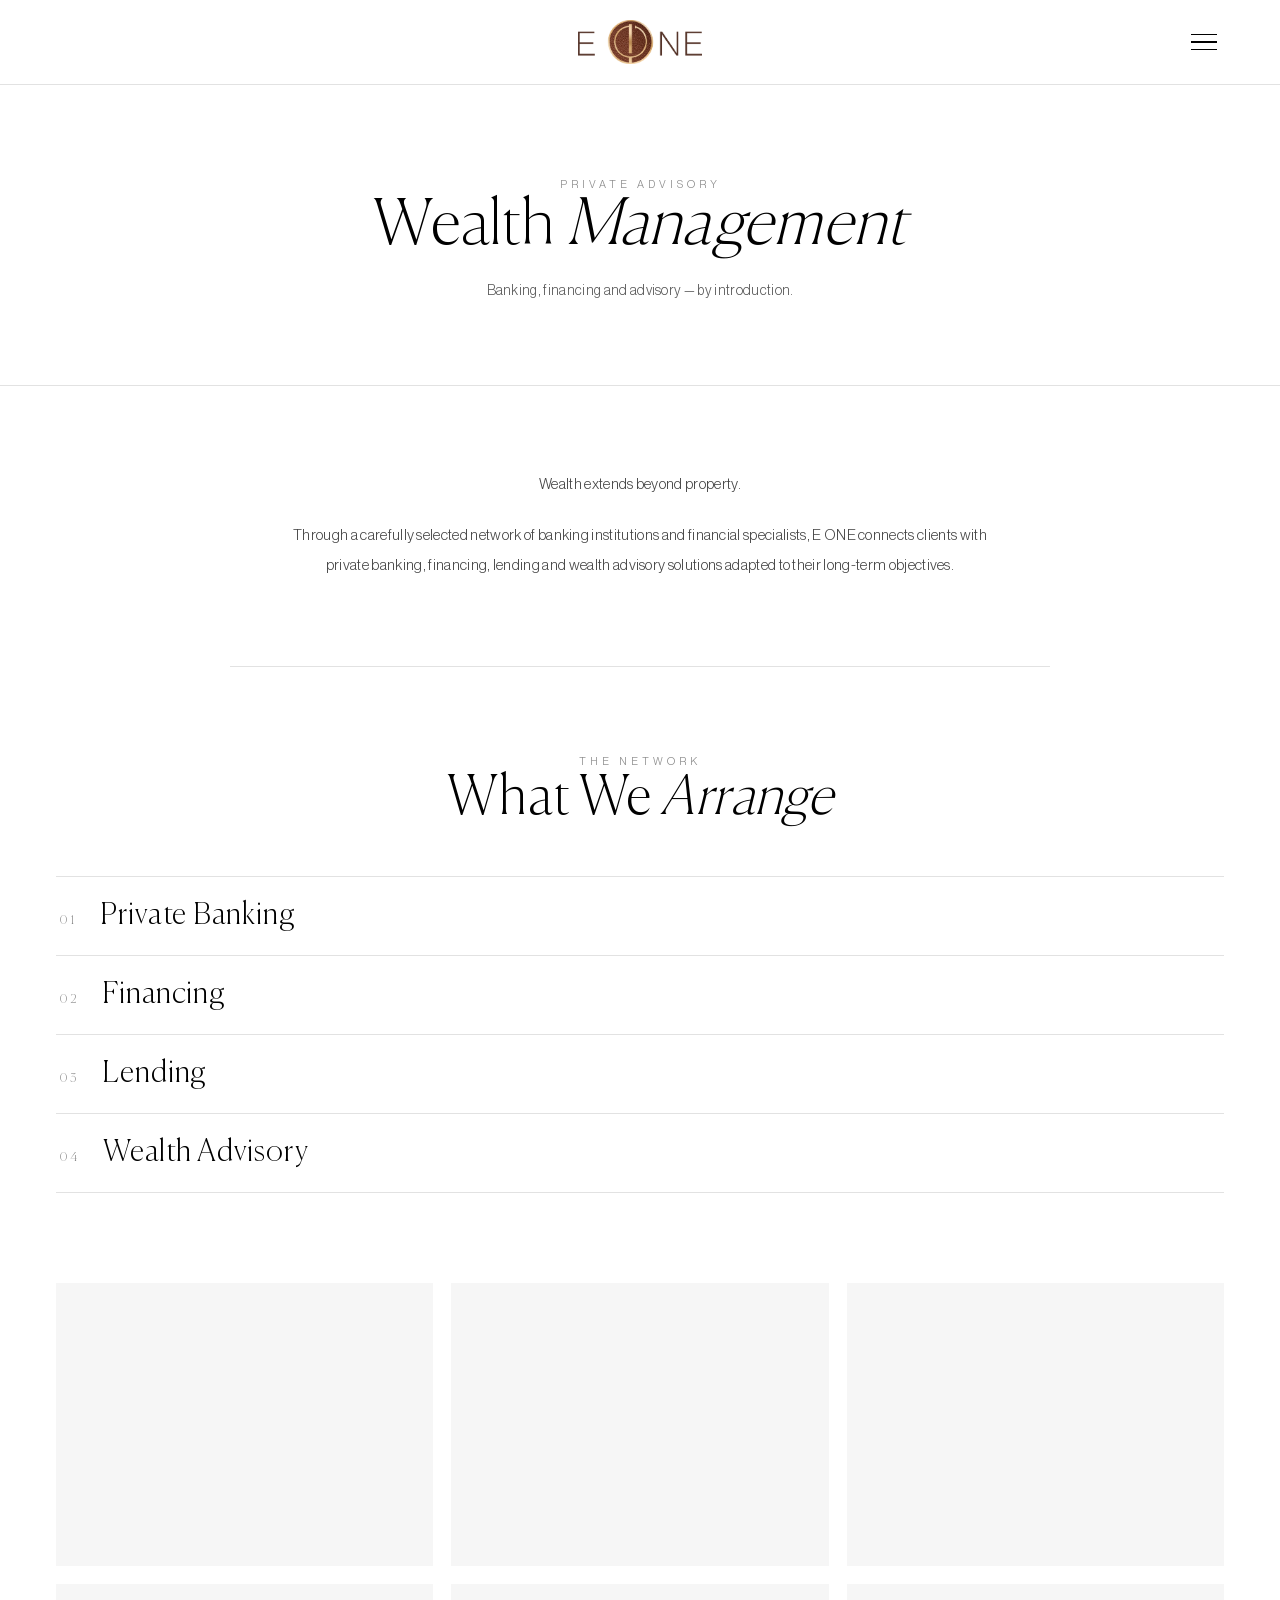
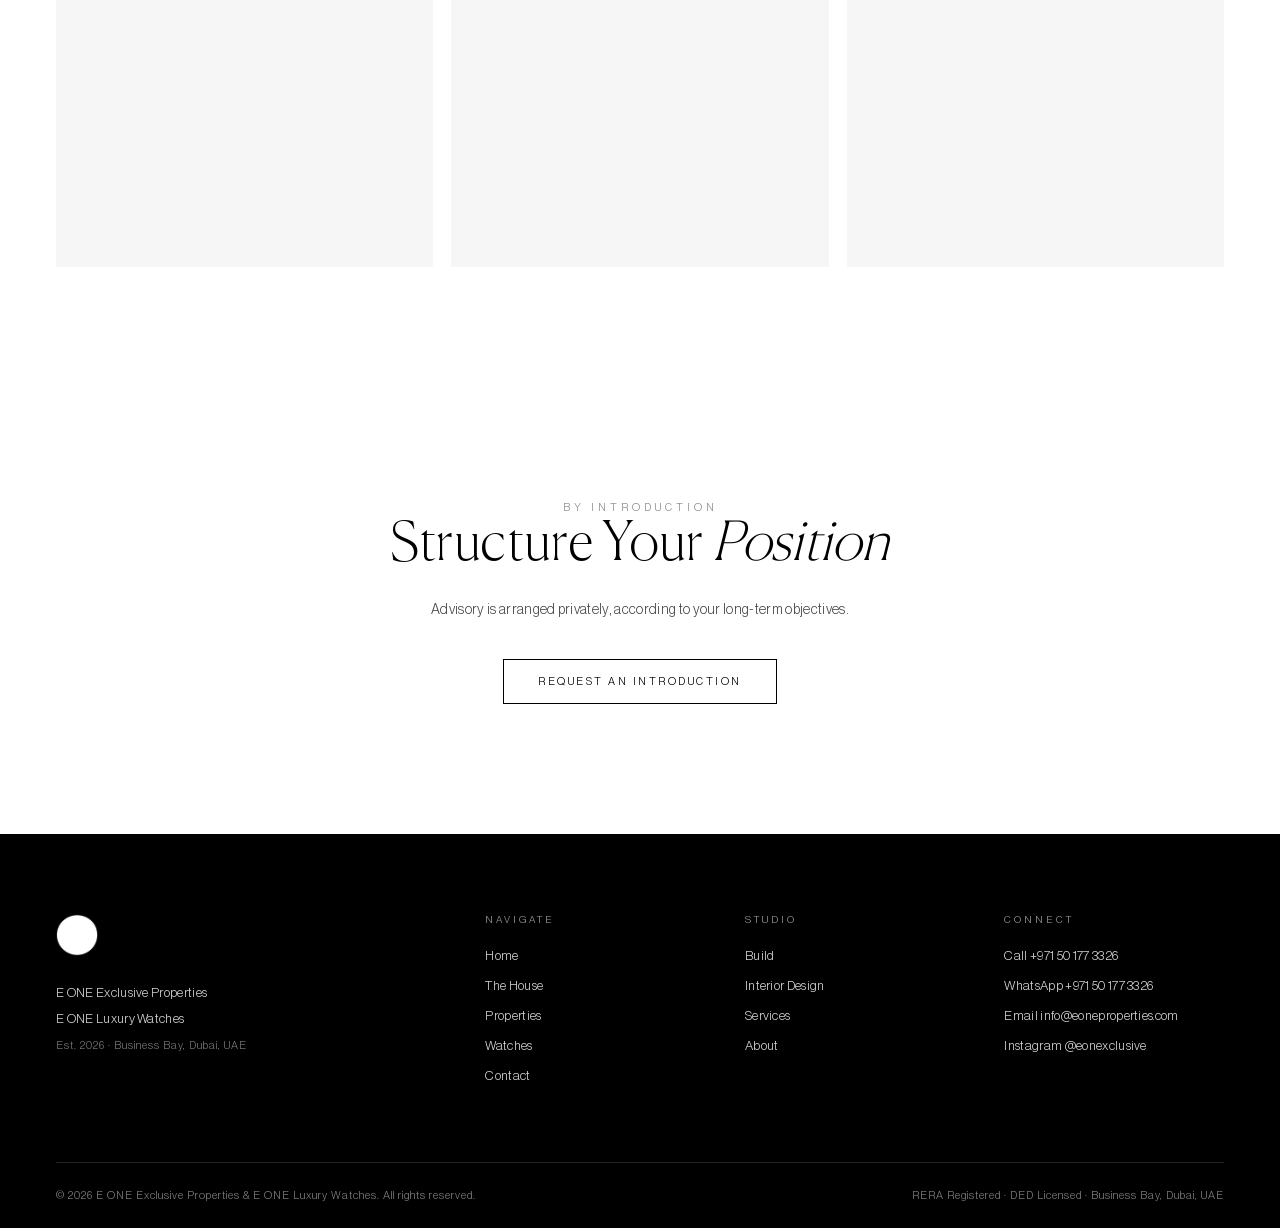
<file: wealth.html>
<!DOCTYPE html>
<html lang="en">
<head>
<meta charset="UTF-8">
<meta name="viewport" content="width=device-width, initial-scale=1.0">
<link rel="icon" type="image/png" href="eonelogo.png">
<link rel="apple-touch-icon" href="eonelogo.png">
<title>Wealth Management — Private Advisory · E ONE Dubai</title>
<meta name="description" content="E ONE connects clients with private banking, financing, lending and wealth advisory solutions adapted to their long-term objectives.">
<link rel="stylesheet" href="fonts/fonts.css">
<link rel="stylesheet" href="eone.css">
<style>
/* ── intro ── */
.sv-intro { max-width: 820px; margin: 0 auto; padding: 84px var(--pad); text-align: center; border-bottom: 1px solid var(--line); }
.sv-intro p { font-size: 15px; line-height: 2.05; color: #444; font-weight: 300; margin-bottom: 20px; }
.sv-intro p:last-child { margin-bottom: 0; }

/* ── index list (brands / sections / services) ── */
.sv-list-wrap { max-width: var(--max); margin: 0 auto; padding: 84px var(--pad) 20px; }
.sv-list-head { text-align: center; margin-bottom: 48px; }
.sv-list { list-style: none; margin: 0; padding: 0; border-top: 1px solid var(--line); }
.sv-list li {
  display: flex; align-items: baseline; gap: 24px;
  padding: 24px 4px; border-bottom: 1px solid var(--line);
  transition: background .4s ease, padding-left .4s cubic-bezier(.22,1,.36,1);
}
.sv-list li:hover { background: var(--soft); padding-left: 16px; }
.sv-list .n { font-family: var(--display); font-size: 12px; letter-spacing: 2.5px; color: var(--muted); flex: 0 0 auto; }
.sv-list .t {
  font-family: var(--display); font-weight: 100; letter-spacing: .03em;
  font-size: clamp(19px, 2.4vw, 30px); color: var(--ink);
}

/* ── photo strip ── */
.sv-gal { max-width: var(--max); margin: 0 auto; padding: 70px var(--pad) 100px; }
.sv-gal-grid { display: grid; grid-template-columns: repeat(3, 1fr); gap: 18px; }
.sv-tile { position: relative; aspect-ratio: 4/3; overflow: hidden; background: var(--soft); }
.sv-tile-img { position: absolute; inset: 0; background-size: cover; background-position: center; filter: grayscale(100%); transition: transform .9s ease, filter .5s; }
.sv-tile:hover .sv-tile-img { transform: scale(1.06); filter: grayscale(0%); }

@media (max-width: 900px) {
  .sv-intro { padding: 60px var(--pad); }
  .sv-list-wrap { padding: 60px var(--pad) 10px; }
  .sv-list li { gap: 16px; padding: 18px 4px; }
  .sv-gal-grid { grid-template-columns: repeat(2, 1fr); gap: 12px; }
  .sv-gal { padding: 50px var(--pad) 70px; }
}
@media (max-width: 560px) { .sv-gal-grid { grid-template-columns: 1fr; } }
</style>
</head>
<body>

<nav class="nav" id="nav">
  <div class="nav-top">
    <a href="index.html" class="nav-logo"><img src="eonelogo-wordmark.png" alt="E ONE" class="logo-mark"></a>
    <div class="nav-menu" id="navMenu">
      <ul class="nav-links">
        <li><a href="properties.html" class="nhl">Properties</a></li>
        <li><a href="watches.html" class="nhl">Watches</a></li>
        <li><a href="build.html" class="nhl">Build</a></li>
        <li><a href="interiors.html" class="nhl">Interiors</a></li>
        <li><a href="services.html" class="nhl">Services</a></li>
        <li><a href="about.html" class="nhl">About Us</a></li>
        <li><a href="contact.html" class="nhl">Contact</a></li>
        <li><a href="https://www.propertyfinder.ae/en/broker/eone-prime-properties-l-l-c-s-o-c-v2-179995" target="_blank" rel="noopener" class="nhl">Property Finder</a></li>
      </ul>
      <a href="book.html" class="nav-cta">Book a Private Visit</a>
    </div>
    <button class="nav-burger" id="burger" aria-label="Open menu" aria-expanded="false" aria-controls="navMenu"><span></span><span></span><span></span></button>
  </div>
</nav>

<section class="page-hero">
  <div class="page-hero-inner">
    <span class="eyebrow">Private Advisory</span>
    <h1 class="page-h1">Wealth <em>Management</em></h1>
    <p>Banking, financing and advisory — by introduction.</p>
  </div>
</section>

<section class="sv-intro">
    <p>Wealth extends beyond property.</p>
    <p>Through a carefully selected network of banking institutions and financial specialists, E ONE connects clients with private banking, financing, lending and wealth advisory solutions adapted to their long-term objectives.</p>
</section>

<section class="sv-list-wrap">
  <div class="sv-list-head">
    <span class="eyebrow">The Network</span>
    <h2 class="sh">What We <em>Arrange</em></h2>
  </div>
  <ul class="sv-list">
    <li><span class="n">01</span><span class="t">Private Banking</span></li>
    <li><span class="n">02</span><span class="t">Financing</span></li>
    <li><span class="n">03</span><span class="t">Lending</span></li>
    <li><span class="n">04</span><span class="t">Wealth Advisory</span></li>
  </ul>
</section>

<!-- PHOTOS — swap these URLs for real E ONE imagery -->
<section class="sv-gal">
  <div class="sv-gal-grid">
    <figure class="sv-tile"><div class="sv-tile-img" style="background-image:url('https://images.unsplash.com/photo-1454165804606-c3d57bc86b40?auto=format&fit=crop&w=1200&q=80')"></div></figure>
    <figure class="sv-tile"><div class="sv-tile-img" style="background-image:url('https://images.unsplash.com/photo-1450101499163-c8848c66ca85?auto=format&fit=crop&w=1200&q=80')"></div></figure>
    <figure class="sv-tile"><div class="sv-tile-img" style="background-image:url('https://images.unsplash.com/photo-1507003211169-0a1dd7228f2d?auto=format&fit=crop&w=1200&q=80')"></div></figure>
    <figure class="sv-tile"><div class="sv-tile-img" style="background-image:url('https://images.unsplash.com/photo-1521737604893-d14cc237f11d?auto=format&fit=crop&w=1200&q=80')"></div></figure>
    <figure class="sv-tile"><div class="sv-tile-img" style="background-image:url('https://images.unsplash.com/photo-1554224155-6726b3ff858f?auto=format&fit=crop&w=1200&q=80')"></div></figure>
    <figure class="sv-tile"><div class="sv-tile-img" style="background-image:url('https://images.unsplash.com/photo-1600880292203-757bb62b4baf?auto=format&fit=crop&w=1200&q=80')"></div></figure>
  </div>
</section>

<section class="cta">
  <div class="cta-inner">
    <span class="eyebrow">By Introduction</span>
    <h2 class="sh">Structure Your <em>Position</em></h2>
    <p>Advisory is arranged privately, according to your long-term objectives.</p>
    <a href="contact.html" class="btn-outline">Request an Introduction</a>
  </div>
</section>

<footer class="footer">
  <div class="footer-inner">
    <div class="footer-brand">
      <img src="eonelogo.png" alt="E ONE" class="footer-logo">
      <p>E ONE Exclusive Properties<br>E ONE Luxury Watches<br><span>Est. 2026 · Business Bay, Dubai, UAE</span></p>
    </div>
    <div class="footer-cols">
      <div class="fc"><h4>Navigate</h4><a href="index.html">Home</a><a href="house.html">The House</a><a href="properties.html">Properties</a><a href="watches.html">Watches</a><a href="contact.html">Contact</a></div>
      <div class="fc"><h4>Studio</h4><a href="build.html">Build</a><a href="interiors.html">Interior Design</a><a href="services.html">Services</a><a href="about.html">About</a></div>
      <div class="fc"><h4>Connect</h4><a href="tel:+971501773326">Call +971 50 177 3326</a><a href="https://wa.me/971501773326?text=Hello%20E%20ONE%2C%20I%20would%20like%20to%20make%20an%20enquiry." target="_blank" rel="noopener">WhatsApp +971 50 177 3326</a><a href="mailto:info@eoneproperties.com">Email info@eoneproperties.com</a><a href="https://www.instagram.com/eonexclusive/" target="_blank" rel="noopener">Instagram @eonexclusive</a></div>
    </div>
  </div>
  <div class="footer-bottom">
    <span>© 2026 E ONE Exclusive Properties &amp; E ONE Luxury Watches. All rights reserved.</span>
    <span>RERA Registered · DED Licensed · Business Bay, Dubai, UAE</span>
  </div>
</footer>

<script src="eone.js"></script>
</body>
</html>
</file>
<file: fonts/fonts.css>
/* ═══════════════════════════════════════════
   EONE — Local brand typefaces (Commercial Type)
   ═══════════════════════════════════════════ */

@font-face {
  font-family: 'canela';
  src: url('canela-thin.woff2') format('woff2');
  font-weight: 100;
  font-style: normal;
  font-display: swap;
}

@font-face {
  font-family: 'neue-haas-grotesk-text';
  src: url('neuehaas-display-light.woff2') format('woff2');
  font-weight: 300;
  font-style: normal;
  font-display: swap;
}
</file>
<file: eone.css>
/* ═══════════════════════════════════════════
   EONE — Couture edition
   Black & white. Centered logo. Editorial luxury.
   ═══════════════════════════════════════════ */
:root {
  --ink: #000;
  --paper: #fff;
  --line: #e2e2e2;
  --muted: #8a8a8a;
  --soft: #f6f6f6;
  --gold: #C5A059;
  --display: 'canela', 'Playfair Display', serif;
  --sans: 'neue-haas-grotesk-text', 'Jost', sans-serif;
  --nav: 84px;
  --max: 1500px;
  --pad: 56px;
}
*,*::before,*::after { box-sizing: border-box; margin: 0; padding: 0; }
html { scroll-behavior: smooth; }
body {
  font-family: var(--sans);
  background: var(--paper);
  color: var(--ink);
  overflow-x: hidden;
  font-weight: 300;
  letter-spacing: .02em;
  -webkit-font-smoothing: antialiased;
}
img { max-width: 100%; display: block; }
em { font-style: italic; }

/* ── NAV : wide = logo-left + horizontal header · narrow = centred logo + burger ── */
.nav { position: fixed; top: 0; left: 0; right: 0; z-index: 1000; background: var(--paper); border-bottom: 1px solid transparent; transition: border-color .4s; overflow: hidden; }
.nav.solid, .nav.open { border-bottom-color: var(--line); }
.nav-top { position: relative; z-index: 2; padding: 0 var(--pad); height: var(--nav); display: flex; align-items: center; }

/* logo — absolutely placed so it glides from centre (narrow) to left (wide) */
.nav-logo { position: absolute; top: 50%; left: var(--pad); transform: translateY(-50%); display: flex; align-items: center; text-decoration: none; line-height: 0; z-index: 3; transition: left .45s cubic-bezier(.22,1,.36,1), transform .45s cubic-bezier(.22,1,.36,1); }
.nav-logo .logo-mark { width: 136px; height: 44px; object-fit: contain; transition: opacity .3s; }
.nav-logo:hover .logo-mark { opacity: .72; }

/* menu — horizontal header on wide */
.nav-menu { flex: 1 1 auto; display: flex; align-items: center; gap: 22px; margin-left: 76px; }
.nav-links { list-style: none; display: flex; flex: 1 1 auto; justify-content: center; align-items: center; flex-wrap: nowrap; gap: 22px; margin: 0; }
.nhl { position: relative; text-decoration: none; font-size: 12px; letter-spacing: 1.6px; text-transform: uppercase; color: var(--ink); font-weight: 400; padding: 8px 0; white-space: nowrap; transition: opacity .3s, color .4s; }
.nhl::after { content: ''; position: absolute; left: 0; bottom: 2px; width: 0; height: 1px; background: currentColor; transition: width .35s ease; }
.nhl:hover::after, .nhl.active::after { width: 100%; }
.nhl:hover { opacity: .6; }
.nav-cta { flex: 0 0 auto; text-decoration: none; font-size: 11px; letter-spacing: 2px; text-transform: uppercase; font-weight: 400; background: var(--ink); color: var(--paper); padding: 14px 26px; white-space: nowrap; transition: opacity .3s; }
.nav-cta:hover { opacity: .78; }

/* while the window is being resized, freeze the menu panel so it can't flash across the breakpoint */
.nav-resizing .nav-menu, .nav-resizing .nav-menu * { transition: none !important; }

/* burger — narrow only */
.nav-burger { display: none; margin-left: auto; flex-direction: column; gap: 6px; background: none; border: none; cursor: pointer; padding: 6px; width: 40px; align-items: center; z-index: 3; }
.nav-burger span { display: block; width: 26px; height: 1.5px; background: var(--ink); transition: transform .4s ease, opacity .3s; }
.nav.open .nav-burger span:nth-child(1) { transform: translateY(7.5px) rotate(45deg); }
.nav.open .nav-burger span:nth-child(2) { opacity: 0; }
.nav.open .nav-burger span:nth-child(3) { transform: translateY(-7.5px) rotate(-45deg); }

/* narrow: centred logo, burger, full-screen vertical list */
@media (max-width: 1280px) {
  .nav-logo { left: 50%; transform: translate(-50%, -50%); }
  .nav-burger { display: flex; }
  .nav-menu { position: fixed; inset: var(--nav) 0 0 0; margin-left: 0; flex-direction: column; align-items: stretch; justify-content: flex-start; gap: 0; background: var(--paper); padding: 6px var(--pad) 34px; overflow-y: auto; opacity: 0; transform: translateY(-8px); pointer-events: none; transition: opacity .4s ease, transform .45s cubic-bezier(.22,1,.36,1); }
  .nav.open .nav-menu { opacity: 1; transform: none; pointer-events: auto; }
  .nav-links { flex: 0 1 auto; flex-direction: column; justify-content: flex-start; align-items: stretch; gap: 0; width: 100%; }
  .nhl { display: block; padding: 22px 2px; border-bottom: 1px solid var(--line); font-size: 17px; letter-spacing: 2px; }
  .nhl::after { display: none; }
  .nav-cta { margin: 28px 0 0; text-align: center; padding: 18px; font-size: 12px; }
}

/* ── HERO ── */
.hero {
  position: relative; height: 100vh; min-height: 620px;
  display: flex; align-items: flex-end; justify-content: center;
  text-align: center; color: var(--paper);
  background: #1a1a1a;
  overflow: hidden;
}
.hero-bg {
  position: absolute; inset: 0;
  background-size: cover; background-position: center;
  filter: grayscale(100%) contrast(1.05);
  transform: scale(1.04);
  animation: heroZoom 14s ease-out forwards;
}
@keyframes heroZoom { to { transform: scale(1); } }
.hero-overlay { position: absolute; inset: 0; background: linear-gradient(180deg, rgba(0,0,0,.25) 0%, rgba(0,0,0,.05) 40%, rgba(0,0,0,.55) 100%); }
.hero-inner { position: relative; z-index: 2; padding-bottom: 96px; max-width: 760px; padding-left: 24px; padding-right: 24px; }
.hero-eyebrow {
  font-size: 11px; letter-spacing: 5px; text-transform: uppercase;
  margin-bottom: 26px; opacity: .9; font-weight: 400;
}
.hero-h1 {
  font-family: var(--display); font-weight: 400;
  font-size: clamp(40px, 7vw, 88px); line-height: 1.02;
  letter-spacing: .01em; margin-bottom: 30px;
}
.hero-h1 em { font-style: italic; display: block; }
.hero-sub {
  font-size: 14px; line-height: 1.9; max-width: 480px; margin: 0 auto 38px;
  font-weight: 300; opacity: .92; letter-spacing: .04em;
}
.hero-btns { display: flex; gap: 18px; justify-content: center; flex-wrap: wrap; }

/* buttons */
.btn-dark, .btn-ghost, .btn-outline {
  display: inline-block; text-decoration: none; cursor: pointer;
  font-size: 11px; letter-spacing: 2.5px; text-transform: uppercase;
  padding: 15px 34px; font-weight: 400; transition: all .3s; border: 1px solid;
}
.btn-dark { background: var(--paper); color: var(--ink); border-color: var(--paper); }
.btn-dark:hover { background: transparent; color: var(--paper); }
.btn-ghost { background: transparent; color: var(--paper); border-color: rgba(255,255,255,.7); }
.btn-ghost:hover { background: var(--paper); color: var(--ink); border-color: var(--paper); }
.btn-outline { background: transparent; color: var(--ink); border-color: var(--ink); }
.btn-outline:hover { background: var(--ink); color: var(--paper); }

.btn-solid {
  display: inline-block; text-decoration: none; cursor: pointer;
  font-size: 11px; letter-spacing: 2.5px; text-transform: uppercase;
  padding: 15px 34px; font-weight: 400; transition: all .3s;
  background: var(--ink); color: var(--paper); border: 1px solid var(--ink);
}
.btn-solid:hover { background: transparent; color: var(--ink); }

/* ── shared section bits ── */
.eyebrow {
  font-size: 11px; letter-spacing: 4px; text-transform: uppercase;
  color: var(--muted); margin-bottom: 18px; font-weight: 400;
}
.sh {
  font-family: var(--display); font-weight: 400;
  font-size: clamp(30px, 4.4vw, 54px); line-height: 1.08; letter-spacing: .01em;
}
.sh em { font-style: italic; }

/* ── MARQUEE divider ── */
.marquee { overflow: hidden; border-top: 1px solid var(--line); border-bottom: 1px solid var(--line); padding: 22px 0; }
.marquee-track { display: flex; gap: 28px; white-space: nowrap; width: max-content; animation: marq 38s linear infinite; }
.marquee-track span { font-family: var(--display); font-size: 20px; font-style: italic; color: var(--ink); }
.marquee-track .dot { font-style: normal; font-size: 8px; color: var(--muted); align-self: center; }
@keyframes marq { to { transform: translateX(-50%); } }

/* ── FEATURED LISTINGS carousel ── */
.listings-section { max-width: var(--max); margin: 0 auto; padding: 110px var(--pad); }
.ls-head { display: flex; justify-content: space-between; align-items: flex-end; margin-bottom: 50px; gap: 24px; flex-wrap: wrap; }
.ls-head-right { display: flex; align-items: center; gap: 28px; }
.view-all { text-decoration: none; font-size: 11px; letter-spacing: 2.5px; text-transform: uppercase; color: var(--ink); border-bottom: 1px solid var(--ink); padding-bottom: 4px; transition: opacity .3s; }
.view-all:hover { opacity: .6; }
.car-btns { display: flex; gap: 10px; }
.car-btn { width: 46px; height: 46px; border: 1px solid var(--ink); background: var(--paper); cursor: pointer; font-size: 16px; transition: background .3s, color .3s; }
.car-btn:hover { background: var(--ink); color: var(--paper); }
.car-outer { overflow: hidden; }
.car-track { display: flex; gap: 28px; transition: transform .6s cubic-bezier(.6,0,.2,1); }
.card { flex: 0 0 calc((100% - 56px) / 3); text-decoration: none; color: var(--ink); }
.card-img { aspect-ratio: 4/5; background: var(--soft); overflow: hidden; }
.card-img img { width: 100%; height: 100%; object-fit: cover; filter: grayscale(100%); transition: transform .8s ease, filter .5s; }
.card:hover .card-img img { transform: scale(1.05); filter: grayscale(0%); }
.card-body { padding: 20px 2px; }
.card-loc { font-size: 10px; letter-spacing: 3px; text-transform: uppercase; color: var(--muted); margin-bottom: 10px; }
.card-title { font-family: var(--display); font-size: 21px; font-weight: 400; line-height: 1.25; margin-bottom: 10px; }
.card-price { font-size: 13px; letter-spacing: 1px; color: var(--ink); }
.card-meta { font-size: 11px; letter-spacing: 1px; color: var(--muted); margin-top: 6px; }
.skel .skel-img { background: linear-gradient(90deg,#f0f0f0 25%,#e6e6e6 37%,#f0f0f0 63%); background-size: 400% 100%; animation: shimmer 1.4s infinite; }
.sk { height: 12px; background: linear-gradient(90deg,#f0f0f0 25%,#e6e6e6 37%,#f0f0f0 63%); background-size: 400% 100%; animation: shimmer 1.4s infinite; margin: 12px 0; }
.sk-s { width: 40%; } .sk-l { width: 80%; height: 18px; } .sk-m { width: 55%; }
@keyframes shimmer { to { background-position: -135% 0; } }
.ls-footer { text-align: center; margin-top: 56px; }

/* ── DUAL WORLD ── */
.dual { display: grid; grid-template-columns: 1fr 1fr; min-height: 88vh; }
.world { position: relative; overflow: hidden; display: flex; align-items: flex-end; text-decoration: none; color: var(--paper); padding: 64px; background: #161616; }
.world::before { content: ''; position: absolute; inset: 0; background-size: cover; background-position: center; filter: grayscale(100%); transform: scale(1.02); transition: transform 1s ease; }
.world:hover::before { transform: scale(1.08); }
.world-re::before { background-image: url('https://images.unsplash.com/photo-1613490493576-7fde63acd811?w=1400&q=80'); }
.world-wa::before { background-image: url('https://images.unsplash.com/photo-1523275335684-37898b6baf30?w=1400&q=80'); }
.world-fade { position: absolute; inset: 0; background: linear-gradient(180deg, rgba(0,0,0,.1), rgba(0,0,0,.7)); }
.world-body { position: relative; z-index: 2; }
.world-num { font-family: var(--display); font-size: 13px; letter-spacing: 3px; opacity: .8; }
.world-body h2 { font-family: var(--display); font-weight: 400; font-size: clamp(30px,3.4vw,46px); line-height: 1.05; margin: 14px 0 18px; }
.world-body h2 em { font-style: italic; }
.world-body p { font-size: 13px; line-height: 1.8; max-width: 340px; opacity: .9; margin-bottom: 22px; font-weight: 300; }
.world-cta { font-size: 11px; letter-spacing: 2.5px; text-transform: uppercase; border-bottom: 1px solid rgba(255,255,255,.6); padding-bottom: 5px; }

/* ── PHILOSOPHY ── */
.phil { padding: 130px var(--pad); text-align: center; }
.phil-inner { max-width: 760px; margin: 0 auto; }
.phil-label { font-size: 11px; letter-spacing: 4px; text-transform: uppercase; color: var(--muted); margin-bottom: 34px; }
.phil blockquote { font-family: var(--display); font-weight: 400; font-size: clamp(26px,3.6vw,44px); line-height: 1.3; margin-bottom: 30px; }
.phil blockquote em { font-style: italic; }
.phil-body { font-size: 14px; line-height: 2; color: #444; max-width: 560px; margin: 0 auto 30px; font-weight: 300; }
.link-gold, .link-ink { text-decoration: none; font-size: 11px; letter-spacing: 2.5px; text-transform: uppercase; color: var(--ink); border-bottom: 1px solid var(--ink); padding-bottom: 4px; transition: opacity .3s; }
.link-gold:hover, .link-ink:hover { opacity: .6; }

/* ── WHY ── */
.why { background: var(--soft); padding: 120px var(--pad); }
.why-inner { max-width: var(--max); margin: 0 auto; text-align: center; }
.why-grid { display: grid; grid-template-columns: repeat(4,1fr); gap: 1px; margin-top: 64px; background: var(--line); border: 1px solid var(--line); }
.why-card { background: var(--soft); padding: 44px 30px; text-align: left; }
.why-n { font-family: var(--display); font-size: 15px; letter-spacing: 2px; color: var(--muted); margin-bottom: 22px; }
.why-card h3 { font-family: var(--display); font-weight: 400; font-size: 20px; line-height: 1.3; margin-bottom: 14px; }
.why-card p { font-size: 13px; line-height: 1.8; color: #555; font-weight: 300; }

/* ── TESTIMONIAL ── */
.test { padding: 120px var(--pad); text-align: center; background: var(--ink); color: var(--paper); }
.test-inner { max-width: 740px; margin: 0 auto; }
.test-q { font-family: var(--display); font-size: 60px; line-height: .6; margin-bottom: 26px; }
.test blockquote { font-family: var(--display); font-weight: 400; font-size: clamp(22px,2.8vw,32px); line-height: 1.5; font-style: italic; margin-bottom: 28px; }
.test cite { font-size: 11px; letter-spacing: 3px; text-transform: uppercase; font-style: normal; opacity: .75; }

/* ── CTA ── */
.cta { padding: 130px var(--pad); text-align: center; }
.cta-inner { max-width: 640px; margin: 0 auto; }
.cta-inner p { font-size: 14px; line-height: 1.9; color: #444; margin: 22px 0 36px; font-weight: 300; }

/* ── FOOTER ── */
.footer { background: var(--ink); color: var(--paper); padding: 80px var(--pad) 0; }
.footer-inner { max-width: var(--max); margin: 0 auto; display: grid; grid-template-columns: 1fr 2fr; gap: 60px; padding-bottom: 64px; }
.footer-logo { height: 42px; width: auto; filter: brightness(0) invert(1); margin-bottom: 24px; }
.footer-brand p { font-size: 13px; line-height: 2; opacity: .85; font-weight: 300; }
.footer-brand span { font-size: 11px; letter-spacing: 1px; opacity: .55; }
.footer-cols { display: grid; grid-template-columns: repeat(3,1fr); gap: 40px; }
.fc h4 { font-size: 10px; letter-spacing: 3px; text-transform: uppercase; margin-bottom: 22px; opacity: .6; font-weight: 400; }
.fc a { display: block; text-decoration: none; color: var(--paper); font-size: 13px; margin-bottom: 14px; opacity: .85; transition: opacity .3s; font-weight: 300; }
.fc a:hover { opacity: 1; }
.footer-bottom { max-width: var(--max); margin: 0 auto; border-top: 1px solid rgba(255,255,255,.14); padding: 26px 0; display: flex; justify-content: space-between; flex-wrap: wrap; gap: 12px; }
.footer-bottom span { font-size: 11px; letter-spacing: 1px; opacity: .5; }

/* ── interior page hero ── */
.page-hero { padding: calc(var(--nav) + 90px) var(--pad) 80px; text-align: center; border-bottom: 1px solid var(--line); }
.page-hero h1 { font-family: var(--display); font-weight: 400; font-size: clamp(34px,5vw,64px); line-height: 1.05; margin-bottom: 18px; }
.page-hero h1 em { font-style: italic; }
.page-hero p { font-size: 14px; line-height: 1.9; color: #555; max-width: 540px; margin: 0 auto; font-weight: 300; }
.page-wrap { max-width: var(--max); margin: 0 auto; padding: 90px var(--pad); }

/* ── RESPONSIVE ── */
@media (max-width: 1024px) {
  .why-grid { grid-template-columns: repeat(2,1fr); }
  .card { flex: 0 0 calc((100% - 28px) / 2); }
}
@media (max-width: 820px) {
  :root { --pad: 24px; --nav: 84px; }
  .dual { grid-template-columns: 1fr; }
  .world { min-height: 60vh; padding: 40px; }
  .footer-inner { grid-template-columns: 1fr; gap: 40px; }
  .footer-cols { grid-template-columns: 1fr 1fr; }
  .card { flex: 0 0 calc((100% - 28px) / 1.4); }
  .ls-head { align-items: flex-start; }
}
@media (max-width: 480px) {
  .why-grid { grid-template-columns: 1fr; }
  .footer-cols { grid-template-columns: 1fr; }
  .hero-btns { flex-direction: column; align-items: center; }
  .footer-bottom { flex-direction: column; }
}

@media (prefers-reduced-motion: reduce) {
  *, *::before, *::after { animation-duration: .001ms !important; animation-iteration-count: 1 !important; transition-duration: .001ms !important; }
}

/* ── live listing card extras (badges, specs, placeholder) ── */
.card-img { position: relative; }
.card-img-ph { width: 100%; height: 100%; display: flex; align-items: center; justify-content: center; font-size: 40px; background: var(--soft); }
.badge { position: absolute; top: 14px; font-size: 9px; letter-spacing: 2px; text-transform: uppercase; padding: 5px 10px; background: var(--paper); color: var(--ink); }
.badge-type { left: 14px; }
.badge-type.rent { background: var(--ink); color: var(--paper); }
.badge-excl { right: 14px; background: var(--ink); color: var(--paper); }
.badge-pf { left: 14px; top: 44px; background: rgba(255,255,255,.85); }
.card-ref { font-size: 9px; letter-spacing: 2px; text-transform: uppercase; color: var(--muted); margin-bottom: 8px; }
.card-sub { font-size: 11px; letter-spacing: 1px; color: var(--muted); margin-bottom: 16px; }
.card-specs { display: flex; gap: 22px; padding: 14px 0; border-top: 1px solid var(--line); border-bottom: 1px solid var(--line); margin-bottom: 16px; }
.spec { display: flex; flex-direction: column; gap: 3px; }
.spec-val { font-size: 14px; font-weight: 400; }
.spec-key { font-size: 9px; letter-spacing: 1.5px; text-transform: uppercase; color: var(--muted); }
.card-foot { display: flex; justify-content: space-between; align-items: flex-end; }
.card-price { font-family: var(--display); font-size: 19px; }
.card-price-lbl { font-size: 9px; letter-spacing: 1.5px; text-transform: uppercase; color: var(--muted); margin-top: 4px; }
.card-arr { font-size: 18px; }

/* ── Properties listing page (filter bar · grid · empty state · PF CTA) ── */
.filter-bar { border-bottom: 1px solid var(--line); }
.filter-inner { max-width: var(--max); margin: 0 auto; padding: 22px var(--pad); display: flex; align-items: center; justify-content: space-between; flex-wrap: wrap; gap: 16px 28px; }
.ftabs { display: flex; gap: 10px; flex-wrap: wrap; }
.ftab { background: none; border: 1px solid var(--line); color: var(--ink); font-family: var(--sans); font-size: 10px; letter-spacing: 2px; text-transform: uppercase; font-weight: 400; padding: 10px 16px; cursor: pointer; transition: background .3s, color .3s, border-color .3s; }
.ftab:hover { border-color: var(--ink); }
.ftab.on { background: var(--ink); color: var(--paper); border-color: var(--ink); }
.ftab-excl.on { background: var(--gold); border-color: var(--gold); color: var(--ink); }
.fcontrols { display: flex; align-items: center; gap: 14px; flex-wrap: wrap; }
.fsearch, .fsel { font-family: var(--sans); font-size: 12px; font-weight: 300; letter-spacing: .03em; color: var(--ink); background: none; border: none; border-bottom: 1px solid var(--line); padding: 9px 4px; outline: none; transition: border-color .3s; }
.fsearch { min-width: 210px; }
.fsearch::placeholder { color: var(--muted); }
.fsearch:focus, .fsel:focus { border-bottom-color: var(--ink); }
.fsel { cursor: pointer; }
.fcount { font-size: 11px; letter-spacing: 1.5px; text-transform: uppercase; color: var(--muted); white-space: nowrap; }

.props-wrap { max-width: var(--max); margin: 0 auto; padding: 60px var(--pad) 90px; min-height: 38vh; }
.props-grid { display: grid; grid-template-columns: repeat(3, 1fr); gap: 40px 28px; }
.props-grid .card { flex: 0 1 auto; width: auto; }

.empty-state { text-align: center; padding: 70px 20px; }
.empty-state .ei { font-size: 36px; opacity: .45; margin-bottom: 18px; }
.empty-state p { font-size: 15px; color: var(--muted); margin-bottom: 26px; font-weight: 300; }

.pf-cta { background: var(--soft); border-top: 1px solid var(--line); }
.pf-cta-inner { max-width: var(--max); margin: 0 auto; padding: 56px var(--pad); display: flex; align-items: center; justify-content: space-between; gap: 28px; flex-wrap: wrap; }
.pf-cta h3 { font-family: var(--display); font-weight: 400; font-size: clamp(20px, 2.4vw, 30px); line-height: 1.2; margin-top: 8px; }
.pf-cta h3 em { font-style: italic; }
.btn-pf { display: inline-block; text-decoration: none; background: var(--ink); color: var(--paper); font-size: 11px; letter-spacing: 2px; text-transform: uppercase; padding: 16px 30px; white-space: nowrap; transition: opacity .3s; }
.btn-pf:hover { opacity: .82; }

@media (max-width: 900px) {
  :root { --nav: 84px; }
  .filter-inner { flex-direction: column; align-items: stretch; }
  .fcontrols { justify-content: flex-start; }
  .fsearch { flex: 1 1 auto; }
  .props-grid { grid-template-columns: repeat(2, 1fr); gap: 32px 22px; }
  .pf-cta-inner { flex-direction: column; align-items: flex-start; }
}
@media (max-width: 560px) {
  :root { --nav: 84px; }
  .props-grid { grid-template-columns: 1fr; }
}
</file>
